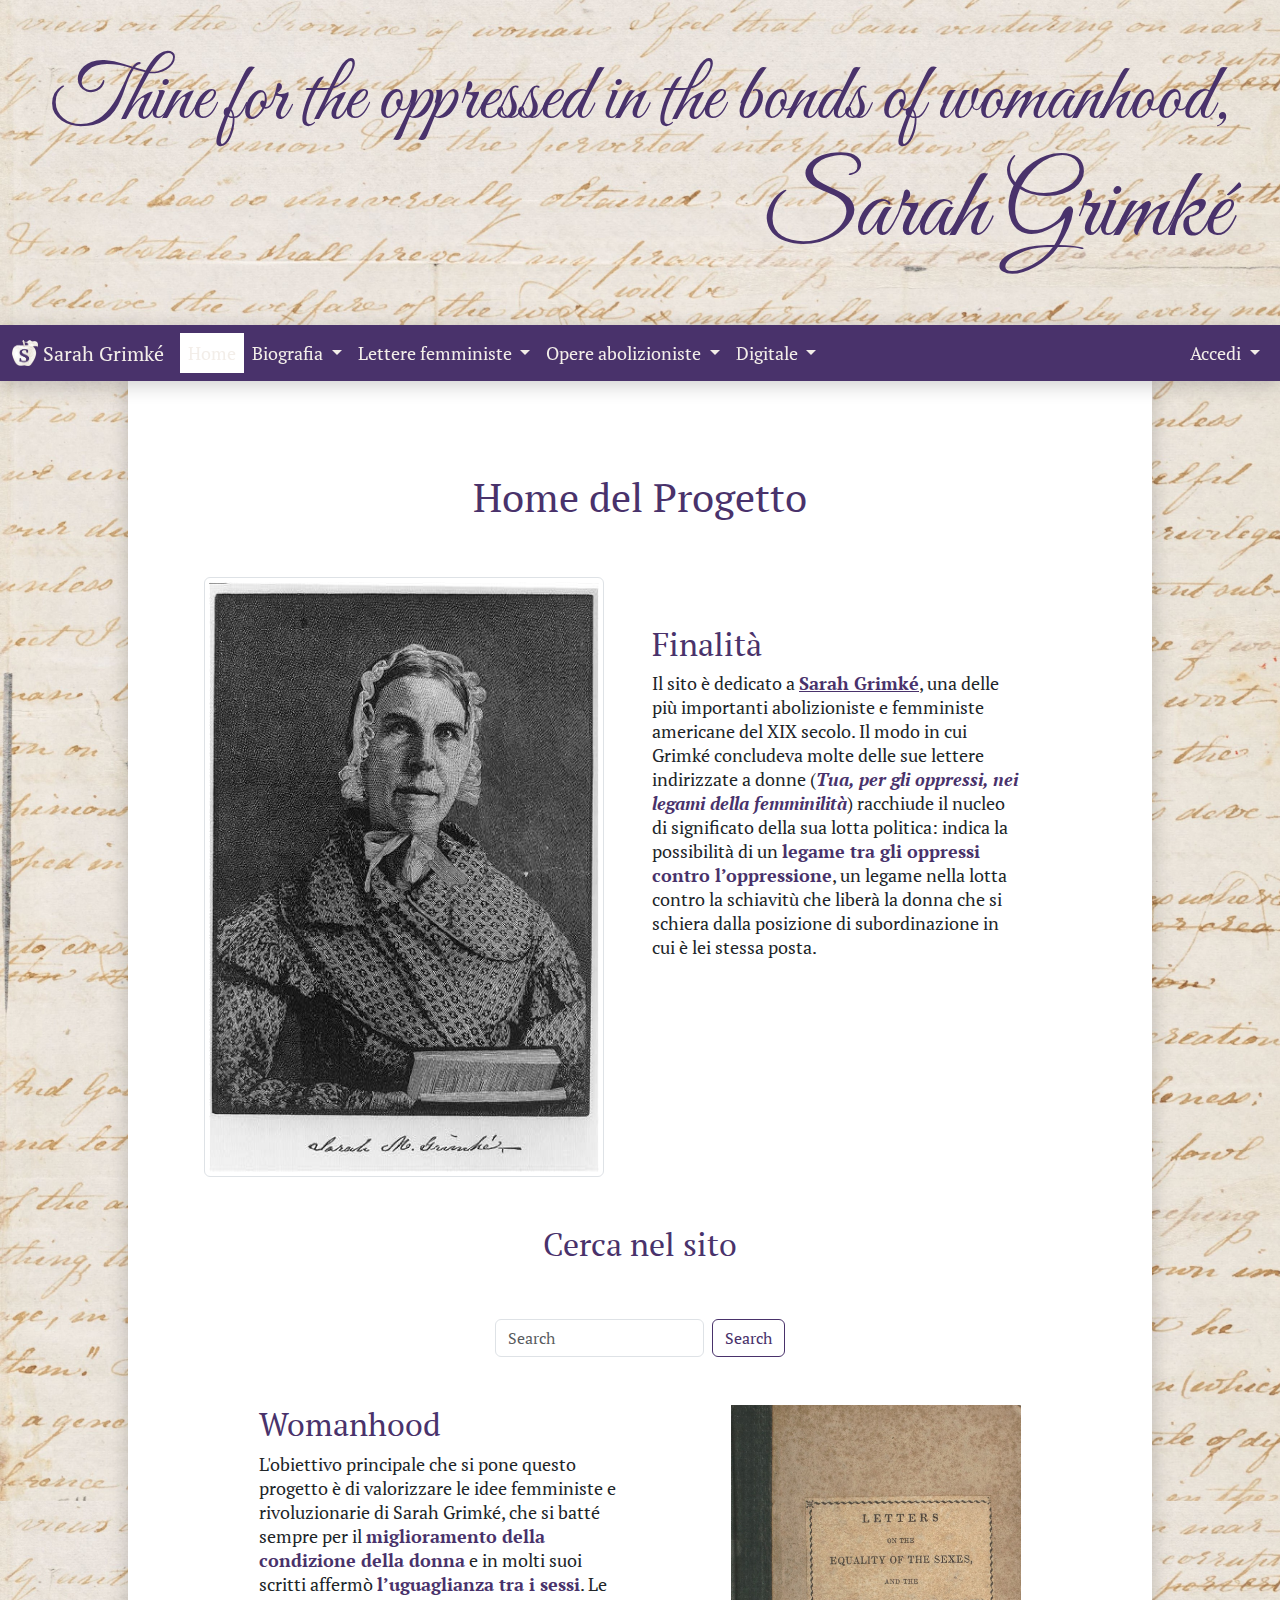
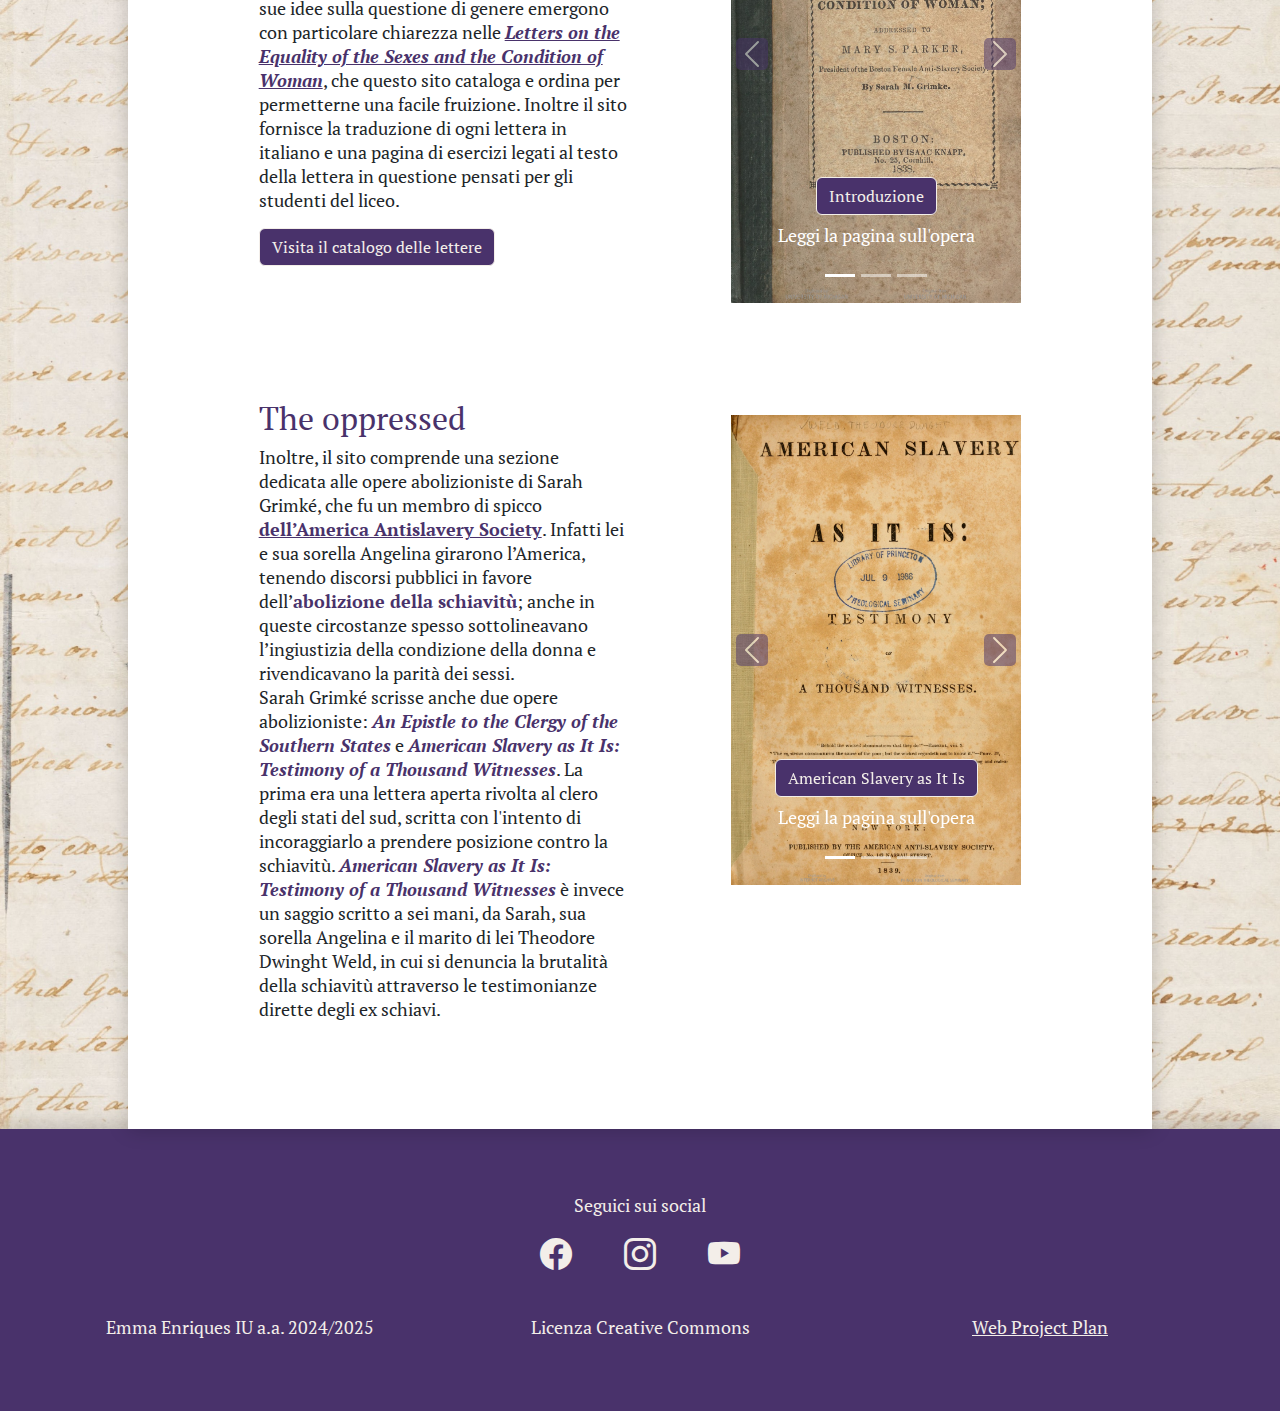
<file: index.html>
<!doctype html>
<html lang="it">
  <head>
    <meta charset="utf-8">
    <meta name="viewport" content="width=device-width, initial-scale=1">
    
    <!-- Font -->
    <link rel="preconnect" href="https://fonts.googleapis.com">
    <link rel="preconnect" href="https://fonts.gstatic.com" crossorigin>
    <link href="https://fonts.googleapis.com/css2?family=Great+Vibes&family=PT+Serif:ital,wght@0,400;0,700;1,400;1,700&display=swap" rel="stylesheet">
    <!-- Bootstrap css -->
    <link rel="stylesheet" href="bootstrap/css/bootstrap.min.css"/>
    
    <!-- CSS Custom -->
    <link rel="stylesheet" type="text/css" href="css/costum.css"/>
    
    <!-- CSS icons Bootstrap -->
    <link rel="stylesheet" href="https://cdn.jsdelivr.net/npm/bootstrap-icons@1.11.3/font/bootstrap-icons.min.css">

    <!-- Bootstrap JavaScript -->
    <script src="bootstrap/js/bootstrap.bundle.min.js"></script>



    <!-- favicon -->
    <link rel="apple-touch-icon" sizes="180x180" href="favicon2/apple-touch-icon.png">
    <link rel="icon" type="image/png" sizes="32x32" href="favicon2/favicon-32x32.png">
    <link rel="icon" type="image/png" sizes="16x16" href="favicon2/favicon-16x16.png">
    <link rel="manifest" href="favicon2/site.webmanifest">



    <!-- Descrizione DublinCore -->
    <META name="DC.Title" content="Progetto Sarah Grimké"/>
    <META name="DC.Creator" content="Emma Enriques"/>
    <META name="DC.Subject" content="Sarah Grimké, biografia e opere"/>
    <META name="DC.Description" content="Un catalogo delle Lettere sull’uguaglianza dei sessi, con pagine di approfodimento relatice all'autrice ed al altre sue opere"/>
    <META name="DC.Publisher" content="Github Pages"/>
    <META name="DC.Date" content="07/03/2025"/>
    <META name="DC.Type" content="Catalogo web"/>
    <META name="DC.Format" content="Sito web"/>
    <META name="DC.Language" content="It"/>
    
    <!-- Sezione del Titolo -->
    <title>Sarah Grimké</title>
    
  </head>
  <body>
      <!-- Testata del sito-->
    <header>
     <h2 class="text-end costum-h2">Thine for the oppressed in the bonds of womanhood,</h2>
     <h1 class="text-end costum-h1">Sarah Grimké</h1>
    </header>
      
  

    <!-- Navigazione Principale -->
    <nav class="navbar navbar-expand-lg bg-primary sticky-top costum-navbar"> <!--per colore navbar-->
      <div class="container-fluid">
        <a class="navbar-brand" href="index.html">
          <img src="jpg/Soggetto.png" alt="Logo" width="26" height="26" class="d-inline-block align-text-top">
          Sarah Grimké
        </a>
        <button class="navbar-toggler" type="button" data-bs-toggle="collapse" data-bs-target="#navbarSupportedContent" aria-controls="navbarSupportedContent" aria-expanded="false" aria-label="Toggle navigation">
          <span class="navbar-toggler-icon"></span>
        </button>
        <div class="collapse navbar-collapse" id="navbarSupportedContent">
          <ul class="navbar-nav me-auto mb-2 mb-lg-0">
            <li class="nav-item">
              <a class="nav-link active" aria-current="page" href="#">Home</a>
            </li>
             
            <li class="nav-item dropdown costum-dropdown"> <!--per colore dropdown-->
              <a class="nav-link dropdown-toggle" href="#" role="button" data-bs-toggle="dropdown" aria-expanded="false">
                Biografia
              </a>
              <ul class="dropdown-menu">
                <li><a class="dropdown-item" href="biografia.html">Mappa</a></li>
                <li><hr class="dropdown-divider"></li>
                <li><a class="dropdown-item" href="#">Infanzia nella piantagione</a></li>
                <li><hr class="dropdown-divider"></li>
                <li><a class="dropdown-item" href="biografia.html">Chiesa quacchera</a></li>
                <li><hr class="dropdown-divider"></li>
                <li><a class="dropdown-item" href="#">Attivismo politico</a></li>
                <li><hr class="dropdown-divider"></li>
                <li><a class="dropdown-item" href="#">Vecchiaia</a></li>
              </ul>
            </li>

            <li class="nav-item dropdown costum-dropdown"> <!--per colore dropdown-->
              <a class="nav-link dropdown-toggle" href="#" role="button" data-bs-toggle="dropdown" aria-expanded="false">
                Lettere femministe
              </a>
              <ul class="dropdown-menu">
                <li><a class="dropdown-item" href="introduzione_lettere.html">Introduzione all'opera</a></li>
                <li><hr class="dropdown-divider"></li>
                <li><a class="dropdown-item" href="catalogo.html">Catalogo</a></li>
                <li><hr class="dropdown-divider"></li>
                <li><a class="dropdown-item" href="temi.html">Temi</a></li>
              </ul>
            </li>

            <li class="nav-item dropdown costum-dropdown"> <!--per colore dropdown-->
              <a class="nav-link dropdown-toggle" href="#" role="button" data-bs-toggle="dropdown" aria-expanded="false">
                Opere abolizioniste
              </a>
              <ul class="dropdown-menu">
                <li><a class="dropdown-item" href="clergy.html">Clergy of the Southern States</a></li>
                <li><hr class="dropdown-divider"></li>
                <li><a class="dropdown-item" href="slavery.html">American Slavery as It Is</a></li>
              </ul>
            </li>


            <li class="nav-item dropdown costum-dropdown"> <!--per colore dropdown-->
            <a class="nav-link dropdown-toggle" href="#" role="button" data-bs-toggle="dropdown" aria-expanded="false">
              Digitale
            </a>
            <ul class="dropdown-menu">
              <li><a class="dropdown-item" href="#">Video</a></li>
              <li><hr class="dropdown-divider"></li>
              <li><a class="dropdown-item" href="#">Audio</a></li>
              <li><hr class="dropdown-divider"></li>
              <li><a class="dropdown-item" href="#">Link ad articoli universitari</a></li>
              <li><hr class="dropdown-divider"></li>
              <li><a class="dropdown-item" href="#">Pdf libri di approfondimento</a></li>
            </ul>
            </li>
          </ul>
          <!-- per spostare accedi a destra-->
          <ul class="navbar-nav ms-auto mb-2 mb-lg-0">
            <li class="nav-item dropdown costum-dropdown"> <!--per colore dropdown-->
              <a class="nav-link dropdown-toggle" href="#" role="button" data-bs-toggle="dropdown" aria-expanded="false">
                Accedi
              </a>
              <ul class="dropdown-menu">
                <li><a class="dropdown-item" href="#">Studente</a></li>
                <li><hr class="dropdown-divider"></li>
                <li><a class="dropdown-item" href="#">Insegnate</a></li>
              </ul>
            </li>
          </ul>  
        </li> 
        </div>
      </div>
    </nav>
      
      

    <main>
      <!-- per creare la sezione centrale e centrarla nella pagina -->
      <nav class="centrare">
        <div class="contenitore">

          
          <!-- sezione del contenuto specifico di ogni pagina -->
          <section class="container-fluid my-1" >
            <h1 class="text-center py-5">Home del Progetto</h1>

            <div class="row">
              <div class="col-md-6">
                <img src="jpg/sarah-grimke.jpg" class="img-thumbnail img-fluid mx-auto d-block" alt="Foto di Sarah Grimké">
              </div>
              <div class="col-md-5 py-5">
                  <h2>Finalità</h2>      
                  <p>Il sito è dedicato a <strong><a href="biografia.html" class="link-main" title="Vai alla biografia">Sarah Grimké</a></strong>, una delle più importanti abolizioniste e femministe  americane del XIX secolo. 
                  Il modo in cui Grimké concludeva molte delle sue lettere indirizzate a donne (<strong><cite>Tua, per gli oppressi, nei legami della femminilità</cite></strong>) racchiude il nucleo di significato della sua lotta politica: indica la possibilità di un <strong>legame tra gli oppressi contro l’oppressione</strong>, un legame nella lotta contro la schiavitù che liberà la donna che si schiera dalla posizione di subordinazione in cui è lei stessa posta. </p> 
              </div>
            </div>

            <h2 class="text-center py-5">Cerca nel sito</h2>
            <div class="row">
              <div class="col-md-4"></div>
              <div class="col-md-4">
                <form class="d-flex" role="search">
                  <input class="form-control me-2" type="search" placeholder="Search" id="ricerca" aria-label="Search">
                  <button class="btn btn-outline-success" type="submit">Search</button>
                </form>
              </div>
              <div class="col-md-4"></div>
            </div>
            
            <div class="row">
              <div class="col-md-1"></div>
              <div class="col-md-5 py-5 mx-auto ">  
                <h2>Womanhood</h2>
                <p>L'obiettivo principale che si pone questo progetto è di valorizzare le idee femministe e rivoluzionarie di Sarah Grimké, che si batté sempre per il <strong> miglioramento della condizione della donna</strong> e in molti suoi scritti affermò <strong>l’uguaglianza tra i sessi</strong>. Le sue idee sulla questione di genere emergono con particolare chiarezza  nelle <strong><cite><a href="introduzione_lettere.html" class="link-main" title="vai al catalogo">Letters on the Equality of the Sexes and the Condition of Woman</a></cite></strong>, che questo sito cataloga e ordina per permetterne una facile fruizione. Inoltre il sito fornisce la traduzione di ogni lettera in italiano e una pagina di esercizi legati al testo della lettera in questione pensati per gli studenti del liceo.</p>
                <a href="catalogo.html" class="btn btn-primary" title="visita il catalogo">Visita il catalogo delle lettere</a>
              </div>
            <div class="col-md-1"></div>
              <div class="col-md-4 py-5">
                <div id="carousel-donne" class="carousel slide">
                  <div class="carousel-indicators">
                    <button type="button" data-bs-target="#carousel-donne" data-bs-slide-to="0" class="active" aria-current="true" aria-label="Slide 1"></button>
                    <button type="button" data-bs-target="#carousel-donne" data-bs-slide-to="1" aria-label="Slide 2"></button>
                    <button type="button" data-bs-target="#carousel-donne" data-bs-slide-to="2" aria-label="Slide 3"></button>
                  </div>
                  <div class="carousel-inner">
                    <div class="carousel-item active">
                      <img src="jpg/prima_pag.jpg" class="d-block w-100" alt="quarta di compertina delle Letters on the Equality of the Sexes and the Condition of Woman">
                      <div class="carousel-caption d-none d-md-block">
                        <h5><a href="introduzione_lettere.html" class="btn btn-primary" title="visita l'introduzione all'opera">Introduzione</a></h5>
                        <p>Leggi la pagina sull'opera</p>
                      </div>
                    </div>
                    <div class="carousel-item">
                      <img src="jpg/Angelina_Emily_Grimke.jpg" class="d-block w-100" alt="foto della sorella Angelina Grimké">
                      <div class="carousel-caption d-none d-md-block">
                        <h5><a href="catalogo.html#accordion-catalogo" class="btn btn-primary" title="visita le lettere scritte ad Angelina">Lettere ad Angelina</a></h5>
                        <p>Leggi le lettere mandate alla sorella</p>
                      </div>
                    </div>
                    <div class="carousel-item">
                      <img src="jpg/mary2.jpeg" class="d-block w-100" alt="foto della sorella Angelina Grimké">
                      <div class="carousel-caption d-none d-md-block">
                        <h5><a href="#" class="btn btn-primary" title="visita le lettere scritte a Mary S. Parker">Lettere a Mary S. Parker</a></h5>
                        <p>Leggi le lettere mandate a Mary S. Parker</p>
                      </div>
                    </div>
                  </div>
                  <button class="carousel-control-prev" type="button" data-bs-target="#carousel-donne" data-bs-slide="prev">
                    <span class="carousel-control-prev-icon" aria-hidden="true"></span>
                    <span class="visually-hidden">Previous</span>
                  </button>
                  <button class="carousel-control-next" type="button" data-bs-target="#carousel-donne" data-bs-slide="next">
                    <span class="carousel-control-next-icon" aria-hidden="true"></span>
                    <span class="visually-hidden">Next</span>
                  </button>
                </div>
              </div>
              <div class="col-md-1"></div>
            </div>

            <div class="row">
              <div class="col-md-1"></div>
              <div class="col-md-5 py-5 mx-auto ">  
                <h2>The oppressed</h2>
                <p>Inoltre, il sito comprende una sezione dedicata alle opere abolizioniste di Sarah Grimké, che fu un membro di spicco <strong><a href="biografia.html" class="link-main" title="vai alla biografia">dell’America Antislavery Society</a></strong>. Infatti lei e sua sorella Angelina girarono l’America, tenendo discorsi pubblici in favore dell’<strong>abolizione della schiavitù</strong>; anche in queste circostanze spesso sottolineavano l’ingiustizia della condizione della donna e rivendicavano la parità dei sessi. <br> Sarah Grimké scrisse anche due opere abolizioniste: <strong><cite>An Epistle to the Clergy of the Southern States</cite></strong> e <strong><cite>American Slavery as It Is: Testimony of a Thousand Witnesses</cite></strong>. La prima era una lettera aperta rivolta al clero degli stati del sud, scritta con l'intento di incoraggiarlo a prendere posizione contro la schiavitù. <strong><cite>American Slavery as It Is: Testimony of a Thousand Witnesses</cite></strong> è invece un saggio scritto a sei mani, da Sarah, sua sorella Angelina e il marito di lei Theodore Dwinght Weld, in cui si denuncia la brutalità della schiavitù attraverso le testimonianze dirette degli ex schiavi.</p>
              </div>
              <div class="col-md-1"></div>
              <div class="col-md-4 my-3 py-5">
                <div id="carousel-oppressi" class="carousel slide">
                  <div class="carousel-indicators">
                    <button type="button" data-bs-target="#carousel-oppressi" data-bs-slide-to="0" class="active" aria-current="true" aria-label="Slide 1"></button>
                    <button type="button" data-bs-target="#carousel-oppressi" data-bs-slide-to="1" aria-label="Slide 2"></button>
                    <button type="button" data-bs-target="#carousel-oppressi" data-bs-slide-to="2" aria-label="Slide 3"></button>
                  </div>
                  <div class="carousel-inner">
                    <div class="carousel-item active">
                      <img src="jpg/prima_clergy.jpg" class="d-block w-100" alt="quarta di compertina di An Epistle to the Clergy of the Southern States">
                      <div class="carousel-caption d-none d-md-block">
                        <h5><a href="clergy.html" class="btn btn-primary" title="visita la pagina di An Epistle to the Clergy of the Southern States">To the Clergy of the Southern States</a></h5>
                        <p>Leggi la pagina sull'opera</p>
                      </div>
                    </div>
                    <div class="carousel-item active">
                      <img src="jpg/slavery.jpg" class="d-block w-100" alt="quarta di compertina di American Slavery as It Is: Testimony of a Thousand Witnesses">
                      <div class="carousel-caption d-none d-md-block">
                        <h5><a href="slavery.html" class="btn btn-primary" title="visita la pagina di American Slavery as It Is: Testimony of a Thousand Witnesses">American Slavery as It Is</a></h5>
                        <p>Leggi la pagina sull'opera</p>
                      </div>
                    </div>
                  </div>
                  <button class="carousel-control-prev" type="button" data-bs-target="#carousel-oppressi" data-bs-slide="prev">
                    <span class="carousel-control-prev-icon" aria-hidden="true"></span>
                    <span class="visually-hidden">Previous</span>
                  </button>
                  <button class="carousel-control-next" type="button" data-bs-target="#carousel-oppressi" data-bs-slide="next">
                    <span class="carousel-control-next-icon" aria-hidden="true"></span>
                    <span class="visually-hidden">Next</span>
                  </button>
                </div>
              </div>
              <div class="col-md-1"></div>
            </div>

          </section>


        </div>
      </nav>

          

     
    </main>
    <footer>
      <!--social-->
      <section class="container-fluid">
        <div class="text-center py-4">
            <p>Seguici sui social</p>
            <a href="#" class="link-footer" title="Vai alla pagina facebook"><i class="bi bi-facebook"></i></a>
            <a href="#" class="link-footer" title="Vai alla pagina istagram"><i class="bi bi-instagram"></i></i></a>
            <a href="#" class="link-footer" title="Vai al canale youtube"><i class="bi bi-youtube"></i></a>
        </div>
        <!-- informazioni documento -->
        <div class="row">
          <div class="col-md-4 py-3">
              <p class="text-center">Emma Enriques IU a.a. 2024&#47;2025</p>
          </div>
          <div class="col-md-4 py-3">
              <p class="text-center">Licenza Creative Commons</p>
          </div>
          <div class="col-md-4 py-3">
              <p class="text-center"><a href="project.html" class="link-footer" title="Vai al web project plan">Web Project Plan</a><p>
          </div>      
        </div>
      </section>
    </footer>
    <!-- JavaScript -->
    
  </body>
</html>
</file>
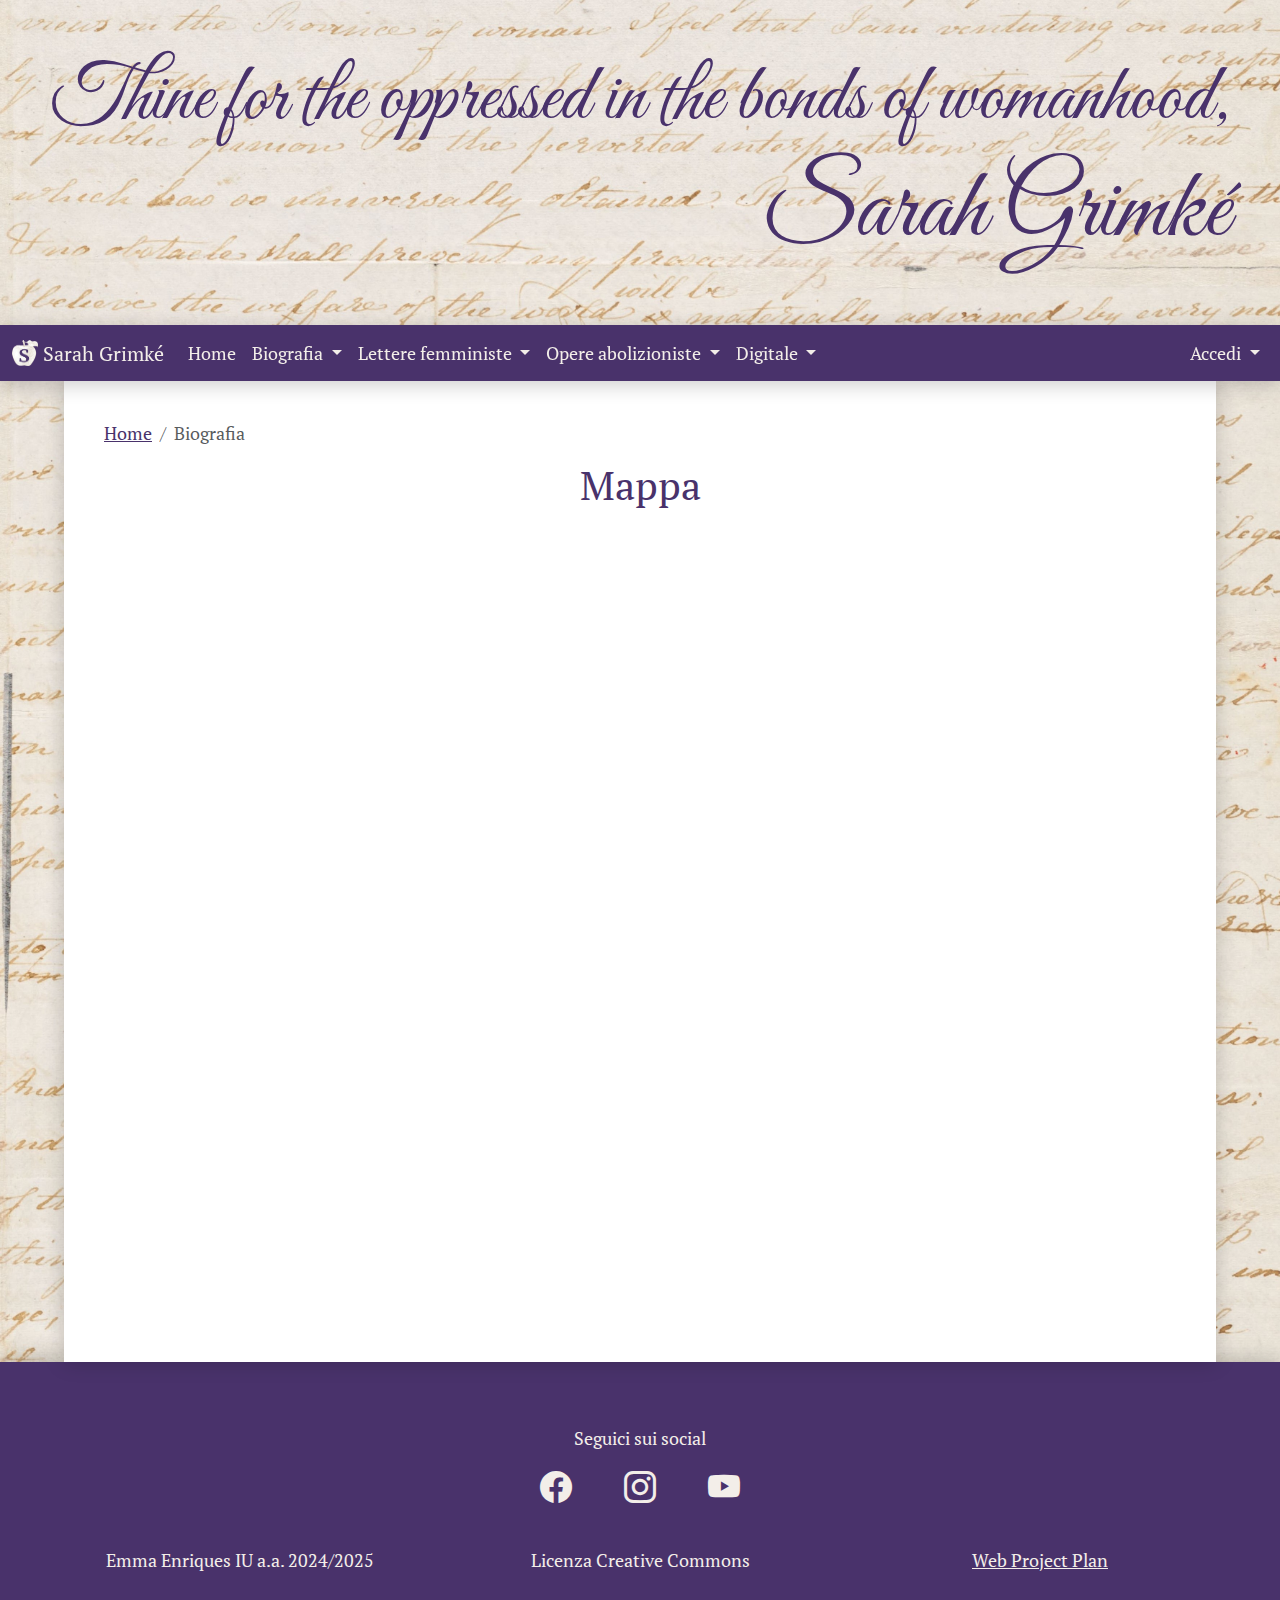
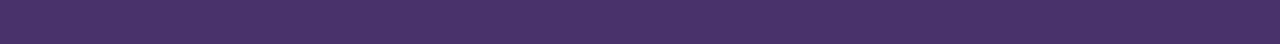
<file: biografia.html>
<!doctype html>
<html lang="it">
  <head>
    <meta charset="utf-8">
    <meta name="viewport" content="width=device-width, initial-scale=1">
    
    <!-- Font -->
    <link rel="preconnect" href="https://fonts.googleapis.com">
    <link rel="preconnect" href="https://fonts.gstatic.com" crossorigin>
    <link href="https://fonts.googleapis.com/css2?family=Great+Vibes&family=PT+Serif:ital,wght@0,400;0,700;1,400;1,700&display=swap" rel="stylesheet">
    <!-- Bootstrap css -->
    <link rel="stylesheet" href="bootstrap/css/bootstrap.min.css"/>
    
    <!-- CSS Custom -->
    <link rel="stylesheet" type="text/css" href="css/costum.css"/>
    
    <!-- CSS icons Bootstrap -->
    <link rel="stylesheet" href="https://cdn.jsdelivr.net/npm/bootstrap-icons@1.11.3/font/bootstrap-icons.min.css">

    <!-- Bootstrap JavaScript -->
    <script src="bootstrap/js/bootstrap.bundle.min.js"></script>



    <!-- favicon -->
    <link rel="apple-touch-icon" sizes="180x180" href="favicon2/apple-touch-icon.png">
    <link rel="icon" type="image/png" sizes="32x32" href="favicon2/favicon-32x32.png">
    <link rel="icon" type="image/png" sizes="16x16" href="favicon2/favicon-16x16.png">
    <link rel="manifest" href="favicon2/site.webmanifest">



    <!-- Descrizione DublinCore -->
    <META name="DC.Title" content="Progetto Sarah Grimké"/>
    <META name="DC.Creator" content="Emma Enriques"/>
    <META name="DC.Subject" content="Sarah Grimké, biografia e opere"/>
    <META name="DC.Description" content="Un catalogo delle Lettere sull’uguaglianza dei sessi, con pagine di approfodimento relatice all'autrice ed al altre sue opere"/>
    <META name="DC.Publisher" content="Github Pages"/>
    <META name="DC.Date" content="07/03/2025"/>
    <META name="DC.Type" content="Catalogo web"/>
    <META name="DC.Format" content="Sito web"/>
    <META name="DC.Language" content="It"/>
    
    <!-- Sezione del Titolo -->
    <title>Biografia</title>
    
  </head>
  <body>
      <!-- Testata del sito-->
    <header>
     <h2 class="text-end costum-h2">Thine for the oppressed in the bonds of womanhood,</h2>
     <h1 class="text-end costum-h1">Sarah Grimké</h1>
    </header>
      
  

    <!-- Navigazione Principale -->
    <nav class="navbar navbar-expand-lg bg-primary sticky-top costum-navbar"> <!--per colore navbar-->
      <div class="container-fluid">
        <a class="navbar-brand" href="index.html">
          <img src="jpg/Soggetto.png" alt="Logo" width="26" height="26" class="d-inline-block align-text-top">
          Sarah Grimké
        </a>
        <button class="navbar-toggler" type="button" data-bs-toggle="collapse" data-bs-target="#navbarSupportedContent" aria-controls="navbarSupportedContent" aria-expanded="false" aria-label="Toggle navigation">
          <span class="navbar-toggler-icon"></span>
        </button>
        <div class="collapse navbar-collapse" id="navbarSupportedContent">
          <ul class="navbar-nav me-auto mb-2 mb-lg-0">
            <li class="nav-item">
              <a class="nav-link " aria-current="page" href="index.html">Home</a>
            </li>
             
            <li class="nav-item dropdown costum-dropdown"> <!--per colore dropdown-->
              <a class="nav-link dropdown-toggle" href="#" role="button" data-bs-toggle="dropdown" aria-expanded="false">
                Biografia
              </a>
              <ul class="dropdown-menu">
                <li><a class="dropdown-item active" href="biografia.html">Mappa</a></li>
                <li><hr class="dropdown-divider"></li>
                <li><a class="dropdown-item" href="biografia.html">Infanzia nella piantagione</a></li>
                <li><hr class="dropdown-divider"></li>
                <li><a class="dropdown-item" href="biografia.html">Chiesa quacchera</a></li>
                <li><hr class="dropdown-divider"></li>
                <li><a class="dropdown-item" href="biografia.html">Attivismo politico</a></li>
                <li><hr class="dropdown-divider"></li>
                <li><a class="dropdown-item" href="biografia.html">Vecchiaia</a></li>
              </ul>
            </li>

            <li class="nav-item dropdown costum-dropdown"> <!--per colore dropdown-->
              <a class="nav-link dropdown-toggle" href="#" role="button" data-bs-toggle="dropdown" aria-expanded="false">
                Lettere femministe
              </a>
              <ul class="dropdown-menu">
                <li><a class="dropdown-item" href="introduzione_lettere.html">Introduzione all'opera</a></li>
                <li><hr class="dropdown-divider"></li>
                <li><a class="dropdown-item" href="catalogo.html">Catalogo</a></li>
                <li><hr class="dropdown-divider"></li>
                <li><a class="dropdown-item" href="temi.html">Temi</a></li>
              </ul>
            </li>

            <li class="nav-item dropdown costum-dropdown"> <!--per colore dropdown-->
              <a class="nav-link dropdown-toggle" href="#" role="button" data-bs-toggle="dropdown" aria-expanded="false">
                Opere abolizioniste
              </a>
              <ul class="dropdown-menu">
                <li><a class="dropdown-item" href="clergy.html">Clergy of the Southern States</a></li>
                <li><hr class="dropdown-divider"></li>
                <li><a class="dropdown-item" href="slavery.html">American Slavery as It Is</a></li>
              </ul>
            </li>


            <li class="nav-item dropdown costum-dropdown"> <!--per colore dropdown-->
            <a class="nav-link dropdown-toggle" href="#" role="button" data-bs-toggle="dropdown" aria-expanded="false">
              Digitale
            </a>
            <ul class="dropdown-menu">
              <li><a class="dropdown-item" href="#">Video</a></li>
              <li><hr class="dropdown-divider"></li>
              <li><a class="dropdown-item" href="#">Audio</a></li>
              <li><hr class="dropdown-divider"></li>
              <li><a class="dropdown-item" href="#">Link ad articoli universitari</a></li>
              <li><hr class="dropdown-divider"></li>
              <li><a class="dropdown-item" href="#">Pdf libri di approfondimento</a></li>
            </ul>
            </li>
          </ul>
          <!-- per spostare accedi a destra-->
          <ul class="navbar-nav ms-auto mb-2 mb-lg-0">
            <li class="nav-item dropdown costum-dropdown"> <!--per colore dropdown-->
              <a class="nav-link dropdown-toggle" href="#" role="button" data-bs-toggle="dropdown" aria-expanded="false">
                Accedi
              </a>
              <ul class="dropdown-menu">
                <li><a class="dropdown-item" href="#">Studente</a></li>
                <li><hr class="dropdown-divider"></li>
                <li><a class="dropdown-item" href="#">Insegnate</a></li>
              </ul>
            </li>
          </ul>  
        </li> 
        </div>
      </div>
    </nav>
    
    <main>  
      <!-- per creare la sezione centrale e centrarla nella pagina -->
      <nav class="centrare">
        <div class="contenitore2">

          <!-- Breadcrumbs -->
          <nav aria-label="breadcrumb">
            <ol class="breadcrumb">
              <li class="breadcrumb-item"><a href="index.html" class="link-main">Home</a></li>
              <li class="breadcrumb-item active" aria-current="page">Biografia</li>
            </ol>
          </nav>

          <!-- sezione del contenuto specifico di ogni pagina -->
          <h1 class="text-center">Mappa</h1>
          <iframe src="https://uploads.knightlab.com/storymapjs/14e0487b9a48e3903b23e93e0b0cb8cc/il-percorso-di-sarah-grimke/draft.html" frameborder="0" width="100%" height="800"></iframe>

        </div>
      </nav>

          

     
    </main>
    <footer>
      <!--social-->
      <section class="container-fluid">
        <div class="text-center py-4">
            <p>Seguici sui social</p>
            <a href="#" class="link-footer" title="Vai alla pagina facebook"><i class="bi bi-facebook"></i></a>
            <a href="#" class="link-footer" title="Vai alla pagina istagram"><i class="bi bi-instagram"></i></i></a>
            <a href="#" class="link-footer" title="Vai al canale youtube"><i class="bi bi-youtube"></i></a>
        </div>
        <!-- informazioni documento -->
        <div class="row">
          <div class="col-md-4 py-3">
              <p class="text-center">Emma Enriques IU a.a. 2024&#47;2025</p>
          </div>
          <div class="col-md-4 py-3">
              <p class="text-center">Licenza Creative Commons</p>
          </div>
          <div class="col-md-4 py-3">
              <p class="text-center"><a href="project.html" class="link-footer" title="Vai al web project plan">Web Project Plan</a><p>
          </div>      
        </div>
      </section>
    </footer>
  </body>
</html>
</file>
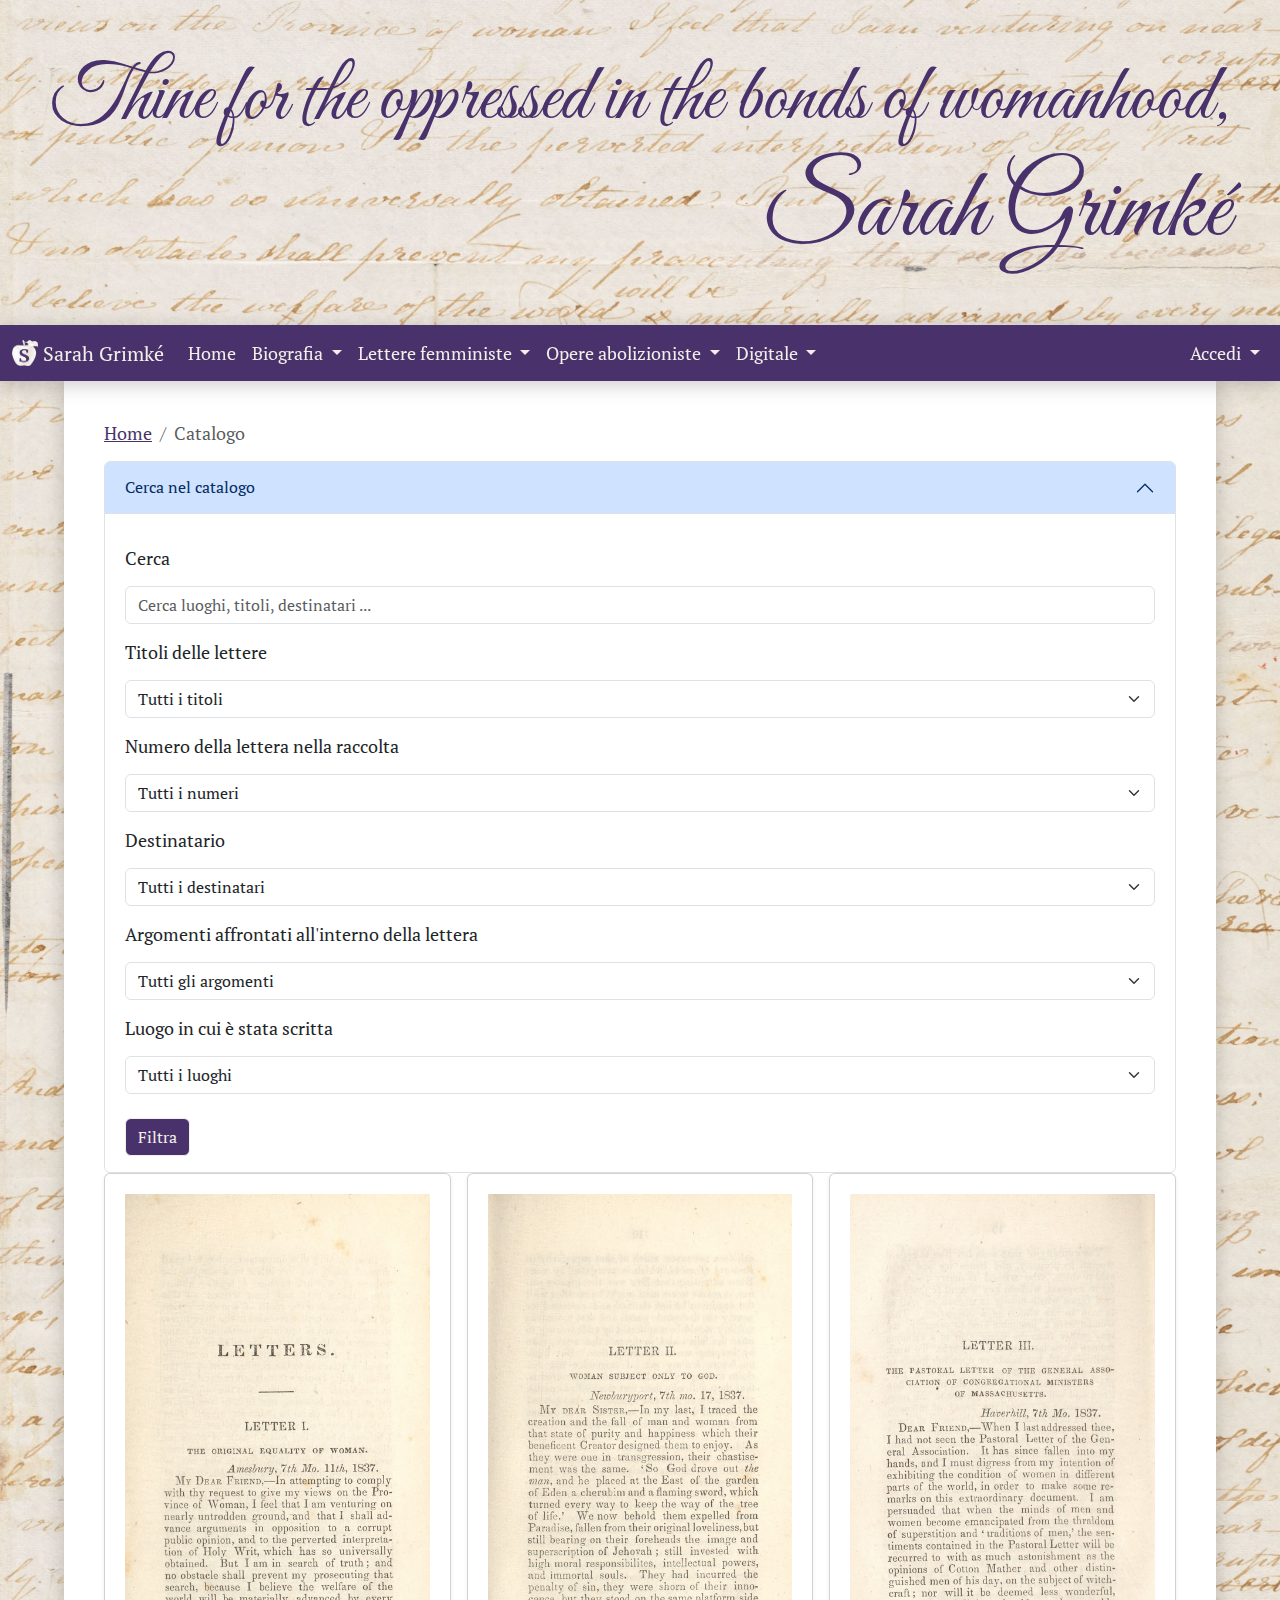
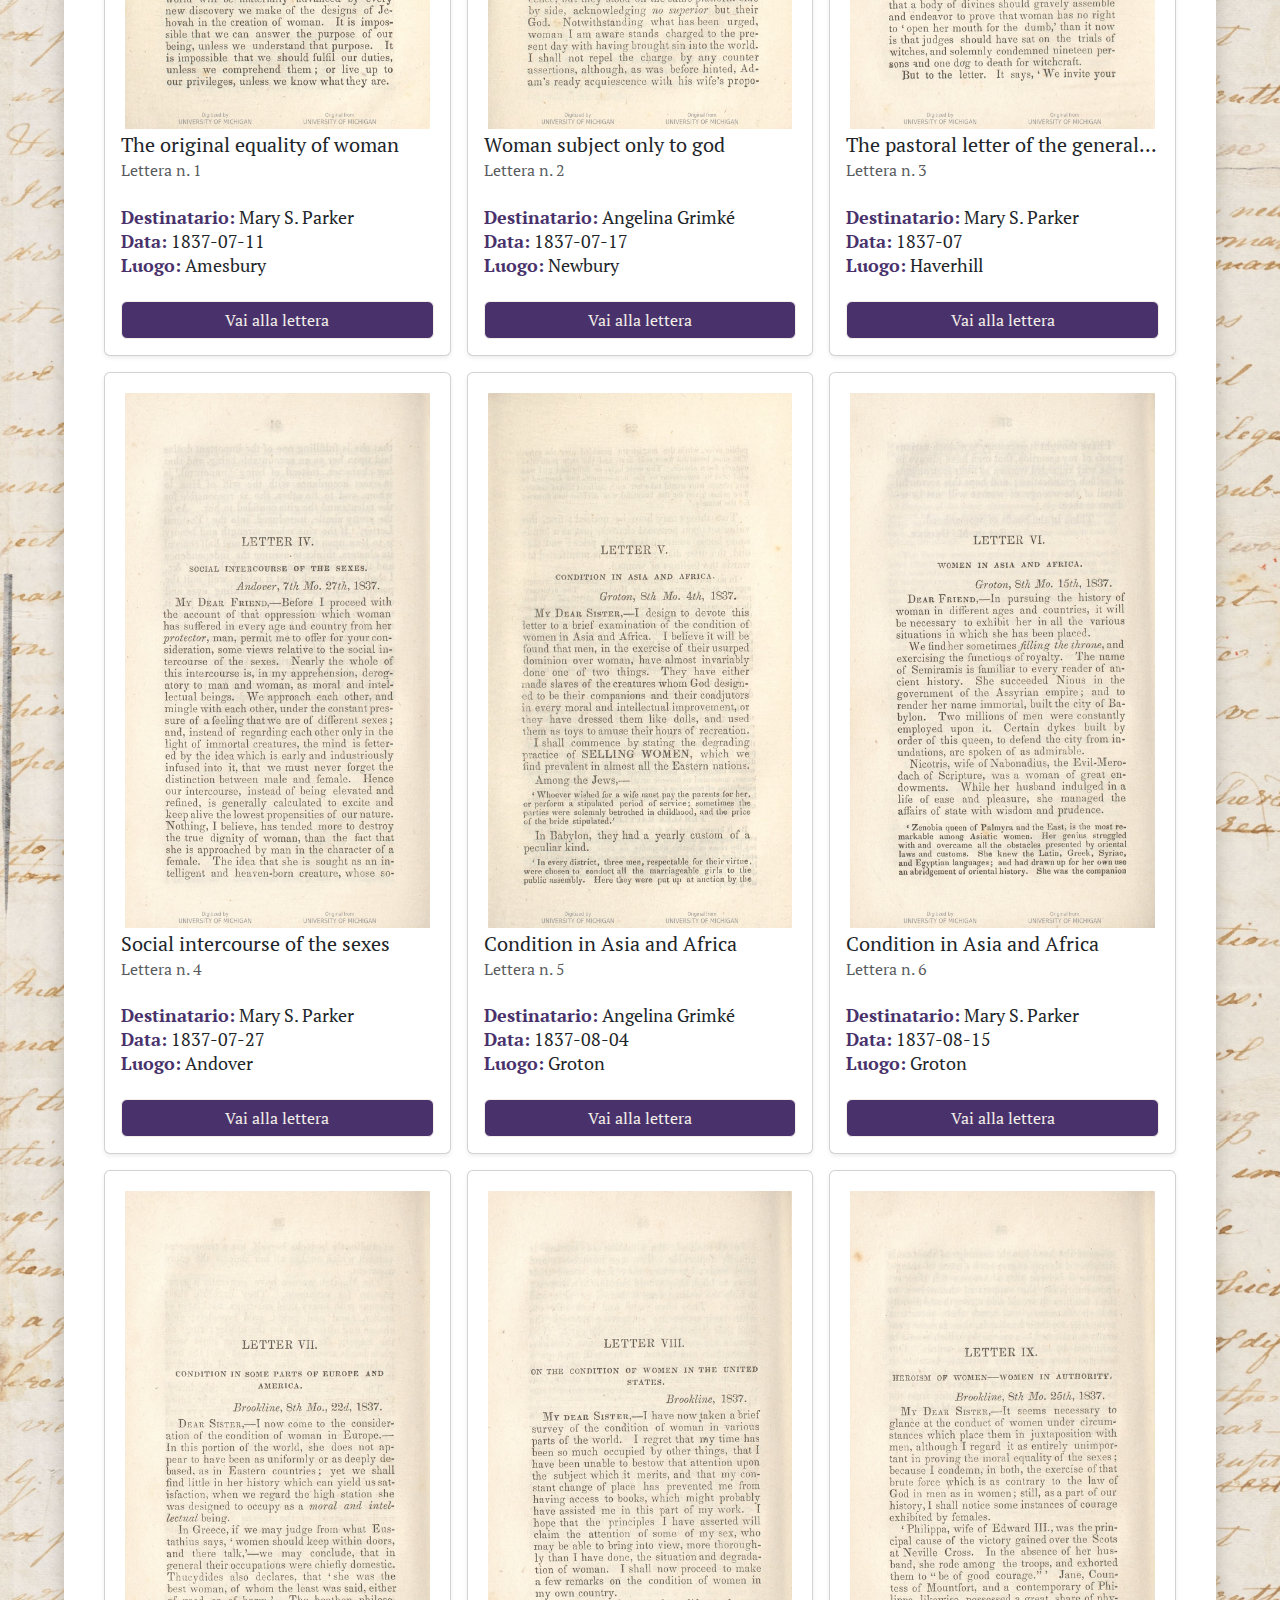
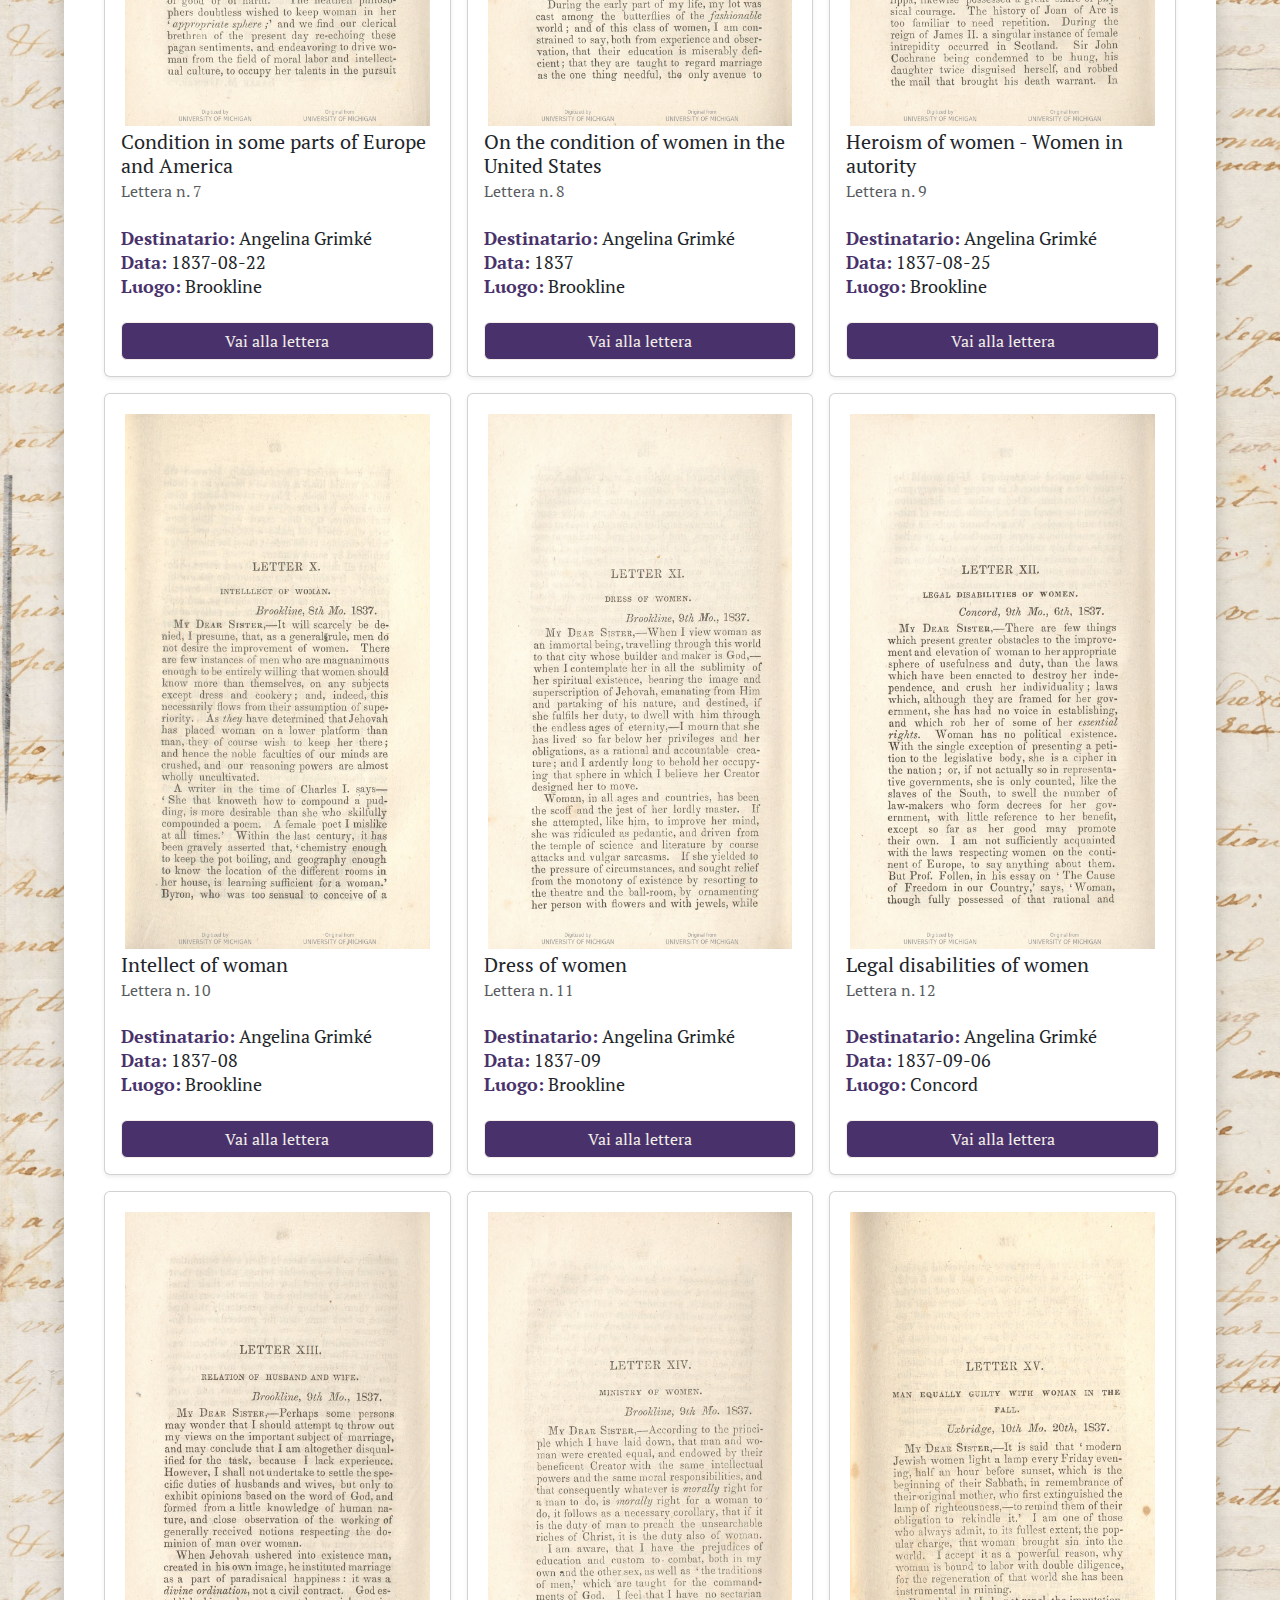
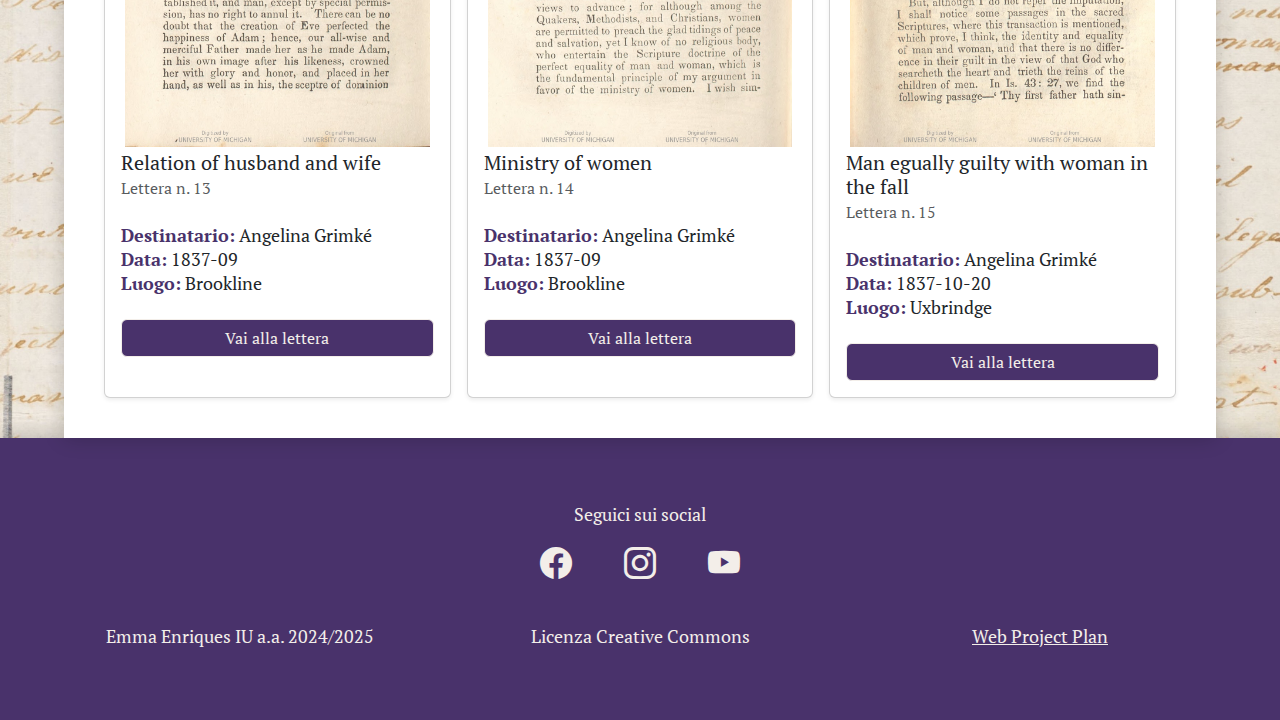
<file: catalogo.html>
<!DOCTYPE html>
<html lang="it"> 
	<head>
    <meta charset="utf-8">
    <meta name="viewport" content="width=device-width, initial-scale=1">
    
    <!-- Font -->
    <link rel="preconnect" href="https://fonts.googleapis.com">
    <link rel="preconnect" href="https://fonts.gstatic.com" crossorigin>
    <link href="https://fonts.googleapis.com/css2?family=Great+Vibes&family=PT+Serif:ital,wght@0,400;0,700;1,400;1,700&display=swap" rel="stylesheet">
    <!-- Bootstrap css -->
    <link rel="stylesheet" href="bootstrap/css/bootstrap.min.css"/>
    
    <!-- CSS Custom -->
    <link rel="stylesheet" type="text/css" href="css/costum.css"/>
    
    <!-- CSS icons Bootstrap -->
    <link rel="stylesheet" href="https://cdn.jsdelivr.net/npm/bootstrap-icons@1.11.3/font/bootstrap-icons.min.css">

    <!-- Bootstrap JavaScript -->
    <script src="bootstrap/js/bootstrap.bundle.min.js"></script>



    <!-- favicon -->
    <link rel="apple-touch-icon" sizes="180x180" href="favicon2/apple-touch-icon.png">
    <link rel="icon" type="image/png" sizes="32x32" href="favicon2/favicon-32x32.png">
    <link rel="icon" type="image/png" sizes="16x16" href="favicon2/favicon-16x16.png">
    <link rel="manifest" href="favicon2/site.webmanifest">



    <!-- Descrizione DublinCore -->
    <META name="DC.Title" content="Progetto Sarah Grimké"/>
    <META name="DC.Creator" content="Emma Enriques"/>
    <META name="DC.Subject" content="Sarah Grimké, biografia e opere"/>
    <META name="DC.Description" content="Un catalogo delle Lettere sull’uguaglianza dei sessi, con pagine di approfodimento relatice all'autrice ed al altre sue opere"/>
    <META name="DC.Publisher" content="Github Pages"/>
    <META name="DC.Date" content="07/03/2025"/>
    <META name="DC.Type" content="Catalogo web"/>
    <META name="DC.Format" content="Sito web"/>
    <META name="DC.Language" content="It"/>
    
    <!-- Sezione del Titolo -->
    <title>catalogo</title>
    
  </head>
    
	  <!-- Testata del sito-->
    <header>
     <h2 class="text-end costum-h2">Thine for the oppressed in the bonds of womanhood,</h2>
     <h1 class="text-end costum-h1">Sarah Grimké</h1>
    </header>
      
  

  	<!-- Navigazione Principale -->
  	<nav class="navbar navbar-expand-lg bg-primary sticky-top costum-navbar"> <!--per colore navbar-->
  		<div class="container-fluid">
  		  <a class="navbar-brand" href="index.html">
  		    <img src="jpg/Soggetto.png" alt="Logo" width="26" height="26" class="d-inline-block align-text-top">
  		    Sarah Grimké
  		  </a>
  		  <button class="navbar-toggler" type="button" data-bs-toggle="collapse" data-bs-target="#navbarSupportedContent" aria-controls="navbarSupportedContent" aria-expanded="false" aria-label="Toggle navigation">
  		    <span class="navbar-toggler-icon"></span>
  		  </button>
  		  <div class="collapse navbar-collapse" id="navbarSupportedContent">
  		    <ul class="navbar-nav me-auto mb-2 mb-lg-0">
  		      <li class="nav-item">
  		        <a class="nav-link" aria-current="page" href="index.html">Home</a>
  		      </li>
  		       
  		      <li class="nav-item dropdown costum-dropdown"> <!--per colore dropdown-->
  		        <a class="nav-link dropdown-toggle" href="#" role="button" data-bs-toggle="dropdown" aria-expanded="false">
  		          Biografia
  		        </a>
  		        <ul class="dropdown-menu">
  		          <li><a class="dropdown-item" href="biografia.html">Mappa</a></li>
  		          <li><hr class="dropdown-divider"></li>
  		          <li><a class="dropdown-item" href="biografia.html">Infanzia nella piantagione</a></li>
  		          <li><hr class="dropdown-divider"></li>
  		          <li><a class="dropdown-item" href="biografia.html">Chiesa quacchera</a></li>
  		          <li><hr class="dropdown-divider"></li>
  		          <li><a class="dropdown-item" href="biografia.html">Attivismo politico</a></li>
  		          <li><hr class="dropdown-divider"></li>
  		          <li><a class="dropdown-item" href="biografia.html">Vecchiaia</a></li>
  		        </ul>
  		      </li>

  		      <li class="nav-item dropdown costum-dropdown"> <!--per colore dropdown-->
  		        <a class="nav-link dropdown-toggle" href="#" role="button" data-bs-toggle="dropdown" aria-expanded="false">
  		          Lettere femministe
  		        </a>
  		        <ul class="dropdown-menu">
  		          <li><a class="dropdown-item" href="introduzione_lettere.html">Introduzione all'opera</a></li>
  		          <li><hr class="dropdown-divider"></li>
  		          <li><a class="dropdown-item active" href="catalogo.html">Catalogo</a></li>
                <li><hr class="dropdown-divider"></li>
                <li><a class="dropdown-item" href="temi.html">Temi</a></li>
  		        </ul>
  		      </li>

  		      <li class="nav-item dropdown costum-dropdown"> <!--per colore dropdown-->
  		        <a class="nav-link dropdown-toggle" href="#" role="button" data-bs-toggle="dropdown" aria-expanded="false">
  		          Opere abolizioniste
  		        </a>
  		        <ul class="dropdown-menu">
  		          <li><a class="dropdown-item" href="clergy.html">Clergy of the Southern States</a></li>
  		          <li><hr class="dropdown-divider"></li>
  		          <li><a class="dropdown-item" href="slavery.html">American Slavery as It Is</a></li>
  		        </ul>
  		      </li>


  		      <li class="nav-item dropdown costum-dropdown"> <!--per colore dropdown-->
  		      <a class="nav-link dropdown-toggle" href="#" role="button" data-bs-toggle="dropdown" aria-expanded="false">
  		        Digitale
  		      </a>
  		      <ul class="dropdown-menu">
  		        <li><a class="dropdown-item" href="#">Video</a></li>
  		        <li><hr class="dropdown-divider"></li>
  		        <li><a class="dropdown-item" href="#">Audio</a></li>
  		        <li><hr class="dropdown-divider"></li>
  		        <li><a class="dropdown-item" href="#">Link ad articoli universitari</a></li>
  		        <li><hr class="dropdown-divider"></li>
  		        <li><a class="dropdown-item" href="#">Pdf libri di approfondimento</a></li>
  		      </ul>
  		      </li>
  		    </ul>
  		    <!-- per spostare accedi a destra-->
  		    <ul class="navbar-nav ms-auto mb-2 mb-lg-0">
  		      <li class="nav-item dropdown costum-dropdown"> <!--per colore dropdown-->
  		        <a class="nav-link dropdown-toggle" href="#" role="button" data-bs-toggle="dropdown" aria-expanded="false">
  		          Accedi
  		        </a>
  		        <ul class="dropdown-menu">
  		          <li><a class="dropdown-item" href="#">Studente</a></li>
  		          <li><hr class="dropdown-divider"></li>
  		          <li><a class="dropdown-item" href="#">Insegnate</a></li>
  		        </ul>
  		      </li>
  		    </ul>  
  		  </li> 
  		  </div>
  		</div>
  	</nav>

    <main>
    	<!-- per creare la sezione centrale e centrarla nella pagina -->
    	<nav class="centrare">
      	<div class="contenitore2">

      	  <!-- Breadcrumbs -->
      	  <nav aria-label="breadcrumb">
      	    <ol class="breadcrumb">
      	      <li class="breadcrumb-item"><a href="index.html" class="link-main">Home</a></li>
      	      <li class="breadcrumb-item active" aria-current="page">Catalogo</li>
      	    </ol>
      	  </nav>
      	  <!--menù di ricerca a tendina-->
                <div class="accordion" id="accordion-catalogo">
                  <div class="accordion-item">
                    <h2 class="accordion-header">
                      <button class="accordion-button" type="button" data-bs-toggle="collapse" data-bs-target="#collapseOne" aria-expanded="true" aria-controls="collapseOne">
                        Cerca nel catalogo
                      </button>
                    </h2>
                    <div id="collapseOne" class="accordion-collapse collapse show" data-bs-parent="#accordion-catalogo">
                      <div class="accordion-body">
                        <!-- Filtri di ricerca -->
                        <div>
                        	<!-- cerca nel catalogo -->
                          <div>
                          	<label for="searchBar" class="form-label my-3">Cerca</label>
                          	<input type="text" id="searchBar" placeholder="Cerca luoghi, titoli, destinatari ..."  class="form-control me-2">
                          </div>
                          <!-- Selettore Argomenti -->
                          <div>
                            <label for="filtroTitolo" class="form-label my-3">Titoli delle lettere</label>
                            <select id="filtroTitolo" class="form-select">
                              <option value="">Tutti i titoli</option>

                            </select>
                          </div>
                          <!-- Selettore Numero Lettera -->
                          <div>
                            <label for="filtroNumero" class="form-label my-3">Numero della lettera nella raccolta</label>
                            <select id="filtroNumero" class="form-select">
      						<option value="">Tutti i numeri</option>
      					  </select>
                          </div>
                          <!-- Selettore Destinatario -->
                          <div>
                            <label for="filtroDestinatario" class="form-label my-3">Destinatario</label>
                            <select id="filtroDestinatario" class="form-select">
                              <option value="">Tutti i destinatari</option>
                            </select>
                          </div>
                          <!-- Selettore Data -->
                          <div>
                            <label for="filtroArgomento" class="form-label my-3">Argomenti affrontati all'interno della lettera</label>
                            <select id="filtroArgomento" class="form-select">
                              <option value="">Tutti gli argomenti</option>
                            </select>
                          </div>
                          <!-- Selettore Luogo -->
                          <div>
                            <label for="filtroLuogo" class="form-label my-3">Luogo in cui è stata scritta</label>
                            <select id="filtroLuogo" class="form-select">
                              <option value="">Tutti i luoghi</option>
                            </select>
                          </div>
                          <!-- bottone filtra -->
                          <div class="mt-4">
                              <button type="button" id="btnFiltra" class="btn btn-primary">
                                  Filtra
                              </button>
                          </div>
                        </div>
                      </div>
                    </div>
                  </div>
                </div>



      		
      		
      		<div id="risultati"></div>



      	</div>
    	</nav>

          

     
    </main>
    <footer>
      <!--social-->
      <section class="container-fluid">
        <div class="text-center py-4">
            <p>Seguici sui social</p>
            <a href="#" class="link-footer" title="Vai alla pagina facebook"><i class="bi bi-facebook"></i></a>
            <a href="#" class="link-footer" title="Vai alla pagina istagram"><i class="bi bi-instagram"></i></i></a>
            <a href="#" class="link-footer" title="Vai al canale youtube"><i class="bi bi-youtube"></i></a>
        </div>
        <!-- informazioni documento -->
        <div class="row">
          <div class="col-md-4 py-3">
              <p class="text-center">Emma Enriques IU a.a. 2024&#47;2025</p>
          </div>
          <div class="col-md-4 py-3">
              <p class="text-center">Licenza Creative Commons</p>
          </div>
          <div class="col-md-4 py-3">
              <p class="text-center"><a href="project.html" class="link-footer" title="Vai al web project plan">Web Project Plan</a><p>
          </div>      
        </div>
        
      </section>
    </footer>
    <!-- JS nel footer -->
    <script src="js/data.js"></script> <script src="js/scriptprova.js"></script>
  </body>

</html>
</file>
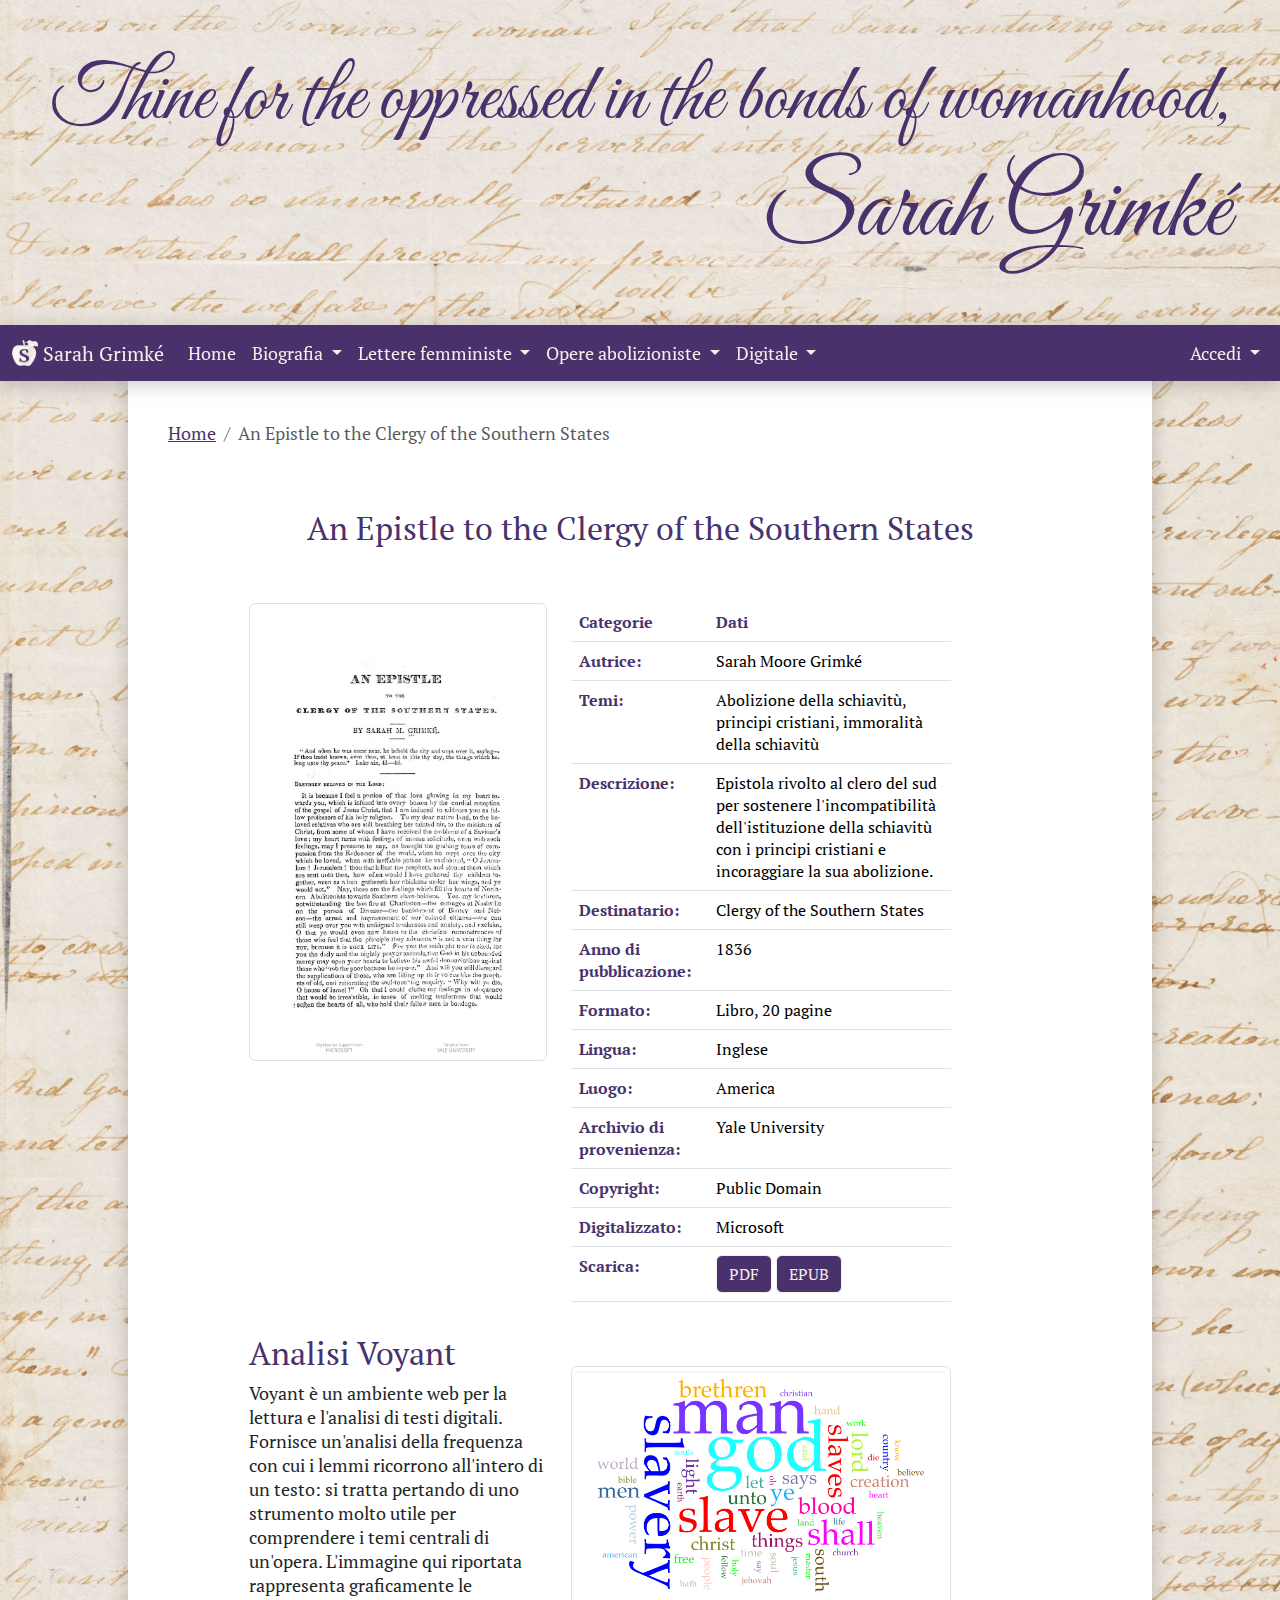
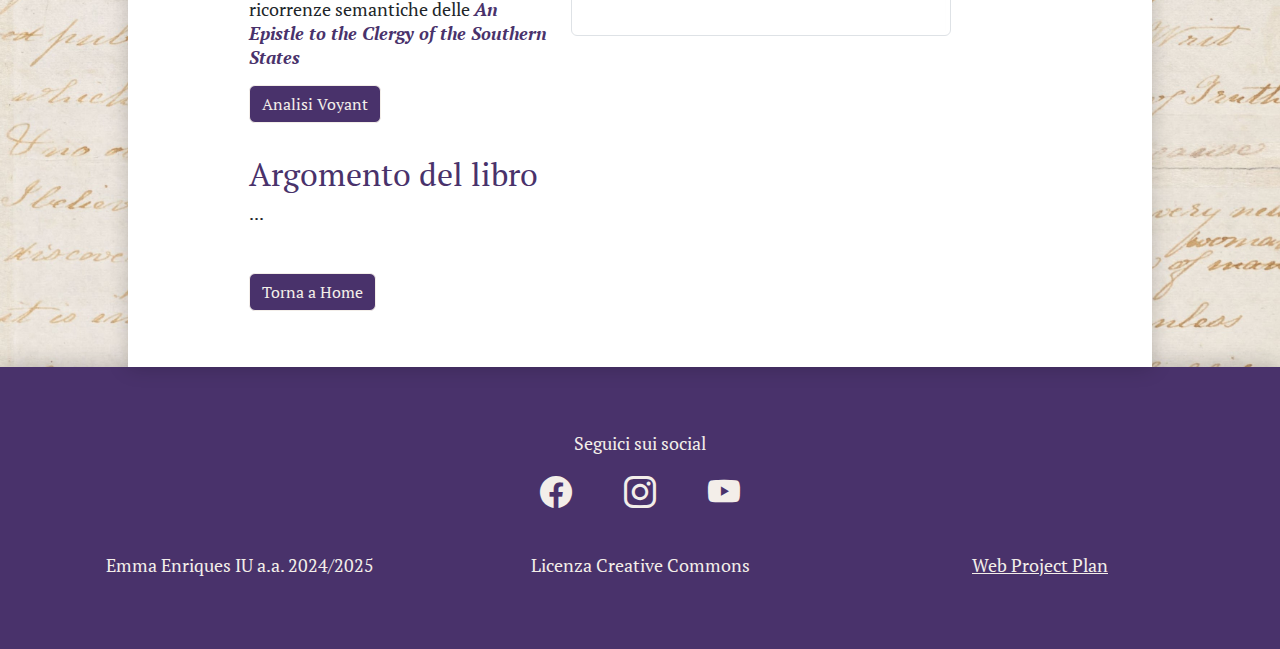
<file: clergy.html>
<!doctype html>
<html lang="it">
  <head>
    <meta charset="utf-8">
    <meta name="viewport" content="width=device-width, initial-scale=1">
    
    <!-- Font -->
    <link rel="preconnect" href="https://fonts.googleapis.com">
    <link rel="preconnect" href="https://fonts.gstatic.com" crossorigin>
    <link href="https://fonts.googleapis.com/css2?family=Great+Vibes&family=PT+Serif:ital,wght@0,400;0,700;1,400;1,700&display=swap" rel="stylesheet">
    <!-- Bootstrap css -->
    <link rel="stylesheet" href="bootstrap/css/bootstrap.min.css"/>
    
    <!-- CSS Custom -->
    <link rel="stylesheet" type="text/css" href="css/costum.css"/>
    
    <!-- CSS icons Bootstrap -->
    <link rel="stylesheet" href="https://cdn.jsdelivr.net/npm/bootstrap-icons@1.11.3/font/bootstrap-icons.min.css">

    <!-- Bootstrap JavaScript -->
    <script src="bootstrap/js/bootstrap.bundle.min.js"></script>



    <!-- favicon -->
    <link rel="apple-touch-icon" sizes="180x180" href="favicon2/apple-touch-icon.png">
    <link rel="icon" type="image/png" sizes="32x32" href="favicon2/favicon-32x32.png">
    <link rel="icon" type="image/png" sizes="16x16" href="favicon2/favicon-16x16.png">
    <link rel="manifest" href="favicon2/site.webmanifest">



    <!-- Descrizione DublinCore -->
    <META name="DC.Title" content="Progetto Sarah Grimké"/>
    <META name="DC.Creator" content="Emma Enriques"/>
    <META name="DC.Subject" content="Sarah Grimké, biografia e opere"/>
    <META name="DC.Description" content="Un catalogo delle Lettere sull’uguaglianza dei sessi, con pagine di approfodimento relatice all'autrice ed al altre sue opere"/>
    <META name="DC.Publisher" content="Github Pages"/>
    <META name="DC.Date" content="07/03/2025"/>
    <META name="DC.Type" content="Catalogo web"/>
    <META name="DC.Format" content="Sito web"/>
    <META name="DC.Language" content="It"/>
    
    <!-- Sezione del Titolo -->
    <title>Clergy of the Southern States</title>
    
  </head>
  <body>
      <!-- Testata del sito-->
    <header>
     <h2 class="text-end costum-h2">Thine for the oppressed in the bonds of womanhood,</h2>
     <h1 class="text-end costum-h1">Sarah Grimké</h1>
    </header>
      
  

    <!-- Navigazione Principale -->
    <nav class="navbar navbar-expand-lg bg-primary sticky-top costum-navbar"> <!--per colore navbar-->
      <div class="container-fluid">
        <a class="navbar-brand" href="index.html">
          <img src="jpg/Soggetto.png" alt="Logo" width="26" height="26" class="d-inline-block align-text-top">
          Sarah Grimké
        </a>
        <button class="navbar-toggler" type="button" data-bs-toggle="collapse" data-bs-target="#navbarSupportedContent" aria-controls="navbarSupportedContent" aria-expanded="false" aria-label="Toggle navigation">
          <span class="navbar-toggler-icon"></span>
        </button>
        <div class="collapse navbar-collapse" id="navbarSupportedContent">
          <ul class="navbar-nav me-auto mb-2 mb-lg-0">
            <li class="nav-item">
              <a class="nav-link " aria-current="page" href="index.html">Home</a>
            </li>
             
            <li class="nav-item dropdown costum-dropdown"> <!--per colore dropdown-->
              <a class="nav-link dropdown-toggle" href="#" role="button" data-bs-toggle="dropdown" aria-expanded="false">
                Biografia
              </a>
              <ul class="dropdown-menu">
                <li><a class="dropdown-item" href="biografia.html">Mappa</a></li>
                <li><hr class="dropdown-divider"></li>
                <li><a class="dropdown-item" href="#">Infanzia nella piantagione</a></li>
                <li><hr class="dropdown-divider"></li>
                <li><a class="dropdown-item" href="biografia.html">Chiesa quacchera</a></li>
                <li><hr class="dropdown-divider"></li>
                <li><a class="dropdown-item" href="#">Attivismo politico</a></li>
                <li><hr class="dropdown-divider"></li>
                <li><a class="dropdown-item" href="#">Vecchiaia</a></li>
              </ul>
            </li>

            <li class="nav-item dropdown costum-dropdown"> <!--per colore dropdown-->
              <a class="nav-link dropdown-toggle" href="#" role="button" data-bs-toggle="dropdown" aria-expanded="false">
                Lettere femministe
              </a>
              <ul class="dropdown-menu">
                <li><a class="dropdown-item" href="introduzione_lettere.html">Introduzione all'opera</a></li>
                <li><hr class="dropdown-divider"></li>
                <li><a class="dropdown-item" href="catalogo.html">Catalogo</a></li>
                <li><hr class="dropdown-divider"></li>
                <li><a class="dropdown-item" href="temi.html">Temi</a></li>
              </ul>
            </li>

            <li class="nav-item dropdown costum-dropdown"> <!--per colore dropdown-->
              <a class="nav-link dropdown-toggle" href="#" role="button" data-bs-toggle="dropdown" aria-expanded="false">
                Opere abolizioniste
              </a>
              <ul class="dropdown-menu">
                <li><a class="dropdown-item active" href="clergy.html">Clergy of the Southern States</a></li>
                <li><hr class="dropdown-divider"></li>
                <li><a class="dropdown-item" href="slavery.html">American Slavery as It Is</a></li>
              </ul>
            </li>


            <li class="nav-item dropdown costum-dropdown"> <!--per colore dropdown-->
            <a class="nav-link dropdown-toggle" href="#" role="button" data-bs-toggle="dropdown" aria-expanded="false">
              Digitale
            </a>
            <ul class="dropdown-menu">
              <li><a class="dropdown-item" href="#">Video</a></li>
              <li><hr class="dropdown-divider"></li>
              <li><a class="dropdown-item" href="#">Audio</a></li>
              <li><hr class="dropdown-divider"></li>
              <li><a class="dropdown-item" href="#">Link ad articoli universitari</a></li>
              <li><hr class="dropdown-divider"></li>
              <li><a class="dropdown-item" href="#">Pdf libri di approfondimento</a></li>
            </ul>
            </li>
          </ul>
          <!-- per spostare accedi a destra-->
          <ul class="navbar-nav ms-auto mb-2 mb-lg-0">
            <li class="nav-item dropdown costum-dropdown"> <!--per colore dropdown-->
              <a class="nav-link dropdown-toggle" href="#" role="button" data-bs-toggle="dropdown" aria-expanded="false">
                Accedi
              </a>
              <ul class="dropdown-menu">
                <li><a class="dropdown-item" href="#">Studente</a></li>
                <li><hr class="dropdown-divider"></li>
                <li><a class="dropdown-item" href="#">Insegnate</a></li>
              </ul>
            </li>
          </ul>  
        </li> 
        </div>
      </div>
    </nav>
      
    <main>
      <!-- per creare la sezione centrale e centrarla nella pagina -->
      <nav class="centrare">
        <div class="contenitore">

          <!-- Breadcrumbs -->
          <nav aria-label="breadcrumb">
            <ol class="breadcrumb">
              <li class="breadcrumb-item"><a href="index.html" class="link-main">Home</a></li>
              <li class="breadcrumb-item active" aria-current="page">An Epistle to the Clergy of the Southern States</li>
            </ol>
          </nav>


          <h2 class="text-center py-5">An Epistle to the Clergy of the Southern States</h2>

          <div class="row">
            <div class="col-md-1"></div>
            <div class="col-md-4">
              <img src="jpg/prima_clergy.jpg" class="img-thumbnail img-fluid mx-auto d-block" alt="Copertina del libro">
            </div>
            <div class="col-md-5">
                
              <!-- tabella con la catalogazione del capitolo -->  
              <table class="table">
                <thead>
                  <tr>
                    <th class="tabella-title" scope="col">Categorie</th>
                    <th class="tabella-title" scope="col">Dati</th>
                  </tr>
                </thead>
                <tbody>
                  <tr>
                    <th class="tabella-title" scope="row">Autrice:</th>
                    <td class="tabella">
                      <creator xml:id="Autrice">
                      Sarah Moore Grimké
                      </creator>
                    </td>
                  </tr>
                   <tr>
                    <th class="tabella-title" scope="row">Temi:</th>
                    <td class="tabella" colspan="4">
                      <subject xml:id="Temi trattati">
                        Abolizione della schiavitù, principi cristiani, immoralità della schiavitù
                      </subject>
                    </td>
                  </tr>
                  <tr>
                    <th class="tabella-title" scope="row">Descrizione:</th>
                    <td class="tabella" colspan="3">
                      <description  xml:id="Descrizione del contenuto">
                        Epistola rivolto al clero del sud per sostenere l'incompatibilità dell'istituzione della schiavitù con i principi cristiani e incoraggiare la sua abolizione.
                      </description >
                    </td>
                  </tr>
                  <tr>
                    <th class="tabella-title" scope="row">Destinatario:</th>
                    <td class="tabella">
                      <contributor xml:id="Destinatario">
                      Clergy of the Southern States 
                      </contributor>
                    </td>
                  </tr>
                  <tr>
                    <th class="tabella-title" scope="row">Anno di pubblicazione:</th>
                    <td class="tabella"> 
                      <date xml:id="Data">1836</date>
                    </td>
                  </tr>
                  <tr>
                    <th class="tabella-title" scope="row">Formato:</th>
                    <td class="tabella" colspan="2">
                      <format xml:id="Formato">
                        Libro, 20 pagine
                      </format>
                    </td>
                  </tr>
                  <tr>
                    <th class="tabella-title" scope="row">Lingua:</th>
                    <td class="tabella" colspan="2">
                      <language  xml:id="Lingua">
                        Inglese
                      </language >
                    </td>
                  </tr>
                  <tr>
                    <th class="tabella-title" scope="row">Luogo:</th>
                    <td class="tabella" colspan="2">
                      <coverage xml:id="Luogo">
                        America
                      </coverage>
                    </td>
                  </tr>
                  <tr>
                    <th class="tabella-title" scope="row">Archivio di provenienza:</th>
                    <td class="tabella" colspan="5">
                      <source xml:id="Archivio di provenzia">
                        Yale University 
                      </source>
                    </td>
                  </tr>
                  <tr>
                    <th class="tabella-title" scope="row">Copyright:</th>
                    <td class="tabella" colspan="6">
                      <right xml:id="Informazioni sul copyright">
                        Public Domain
                      </right>
                    </td>
                  </tr>
                  <tr>
                    <th class="tabella-title" scope="row">Digitalizzato:</th>
                    <td class="tabella" colspan="7">
                      <contributor xml:id="Da quale ente è stato digitalizzato">
                        Microsoft
                      </contributor>
                    </td>
                  </tr>
                  <tr>
                    <th class="tabella-title" scope="row">Scarica:</th>
                    <td class="tabella" colspan="7">
                      <a href="pdf/letters.pdf" download="pdf/yale_clergy.pdf" class="btn btn-primary" title="scarica il pdf dell'opera">PDF</a>
                      <a href="epub/letters.epub" download="epub/yale_clergy.epub" class="btn btn-primary" title="scarica l'epub dell'opera">EPUB</a>
                    </td>
                  </tr>

                </tbody>
              </table>

            </div>
          </div>

          <div class="row">
            <div class="col-md-1"></div>
            <div class="col-md-4 py-3">  
              <h2>Analisi Voyant</h2>
              <p>Voyant è un ambiente web per la lettura e l'analisi di testi digitali. Fornisce un'analisi della frequenza con cui i lemmi ricorrono all'intero di un testo: si tratta pertando di uno strumento molto utile per comprendere i temi centrali di un'opera. L'immagine qui riportata rappresenta graficamente le ricorrenze semantiche delle <cite><strong>An Epistle to the Clergy of the Southern States</strong></cite></p>
              <a href="https://voyant-tools.org/?corpus=7559ace9117fda1f4eed364844a39ba4" class="btn btn-primary" title="analisi Voyant delle Letters">Analisi Voyant</a>
            </div>
            <div class="col-md-5 py-5">
              <img src="jpg/parole_clergy.jpg" class="img-thumbnail img-fluid mx-auto d-block" alt="Grafico Voyant">
            </div>
          </div>

          <div class="row">
            <div class="col-md-1"></div>
            <div class="col-md-9 py-3">  
              <h2>Argomento del libro</h2>
              <p>...</p>

              
            </div>
          </div>


          
          <div class="row">
            <div class="col-md-1"></div>
            <div class="col-md-9 py-3">  
              <a href="index.html" class="btn btn-primary" title="visita il catalogo">Torna a Home</a>
            </div>
          </div>


          


        </div>
      </nav>

          

     
    </main>
    <footer>
      <!--social-->
      <section class="container-fluid">
        <div class="text-center py-4">
            <p>Seguici sui social</p>
            <a href="#" class="link-footer" title="Vai alla pagina facebook"><i class="bi bi-facebook"></i></a>
            <a href="#" class="link-footer" title="Vai alla pagina istagram"><i class="bi bi-instagram"></i></i></a>
            <a href="#" class="link-footer" title="Vai al canale youtube"><i class="bi bi-youtube"></i></a>
        </div>
        <!-- informazioni documento -->
        <div class="row">
          <div class="col-md-4 py-3">
              <p class="text-center">Emma Enriques IU a.a. 2024&#47;2025</p>
          </div>
          <div class="col-md-4 py-3">
              <p class="text-center">Licenza Creative Commons</p>
          </div>
          <div class="col-md-4 py-3">
              <p class="text-center"><a href="project.html" class="link-footer" title="Vai al web project plan">Web Project Plan</a><p>
          </div>      
        </div>
      </section>
    </footer>
  </body>
</html>
</file>
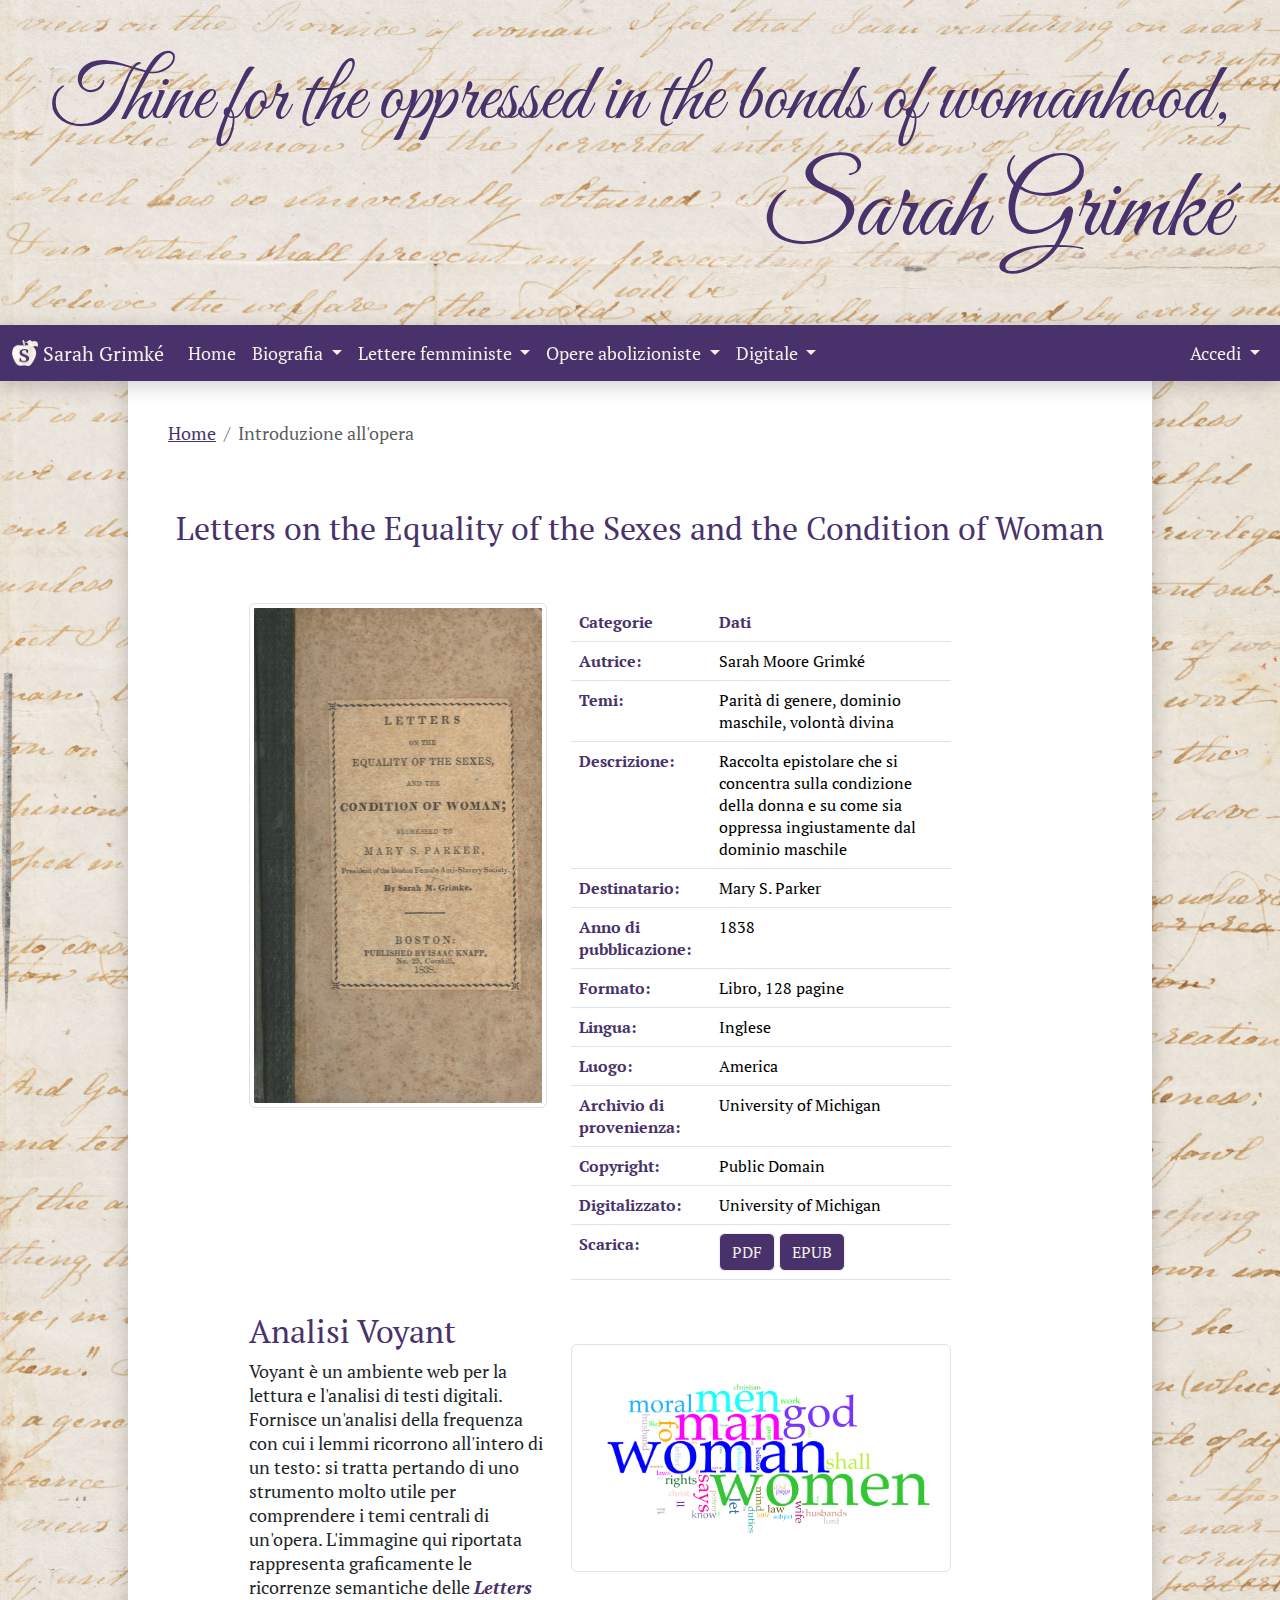
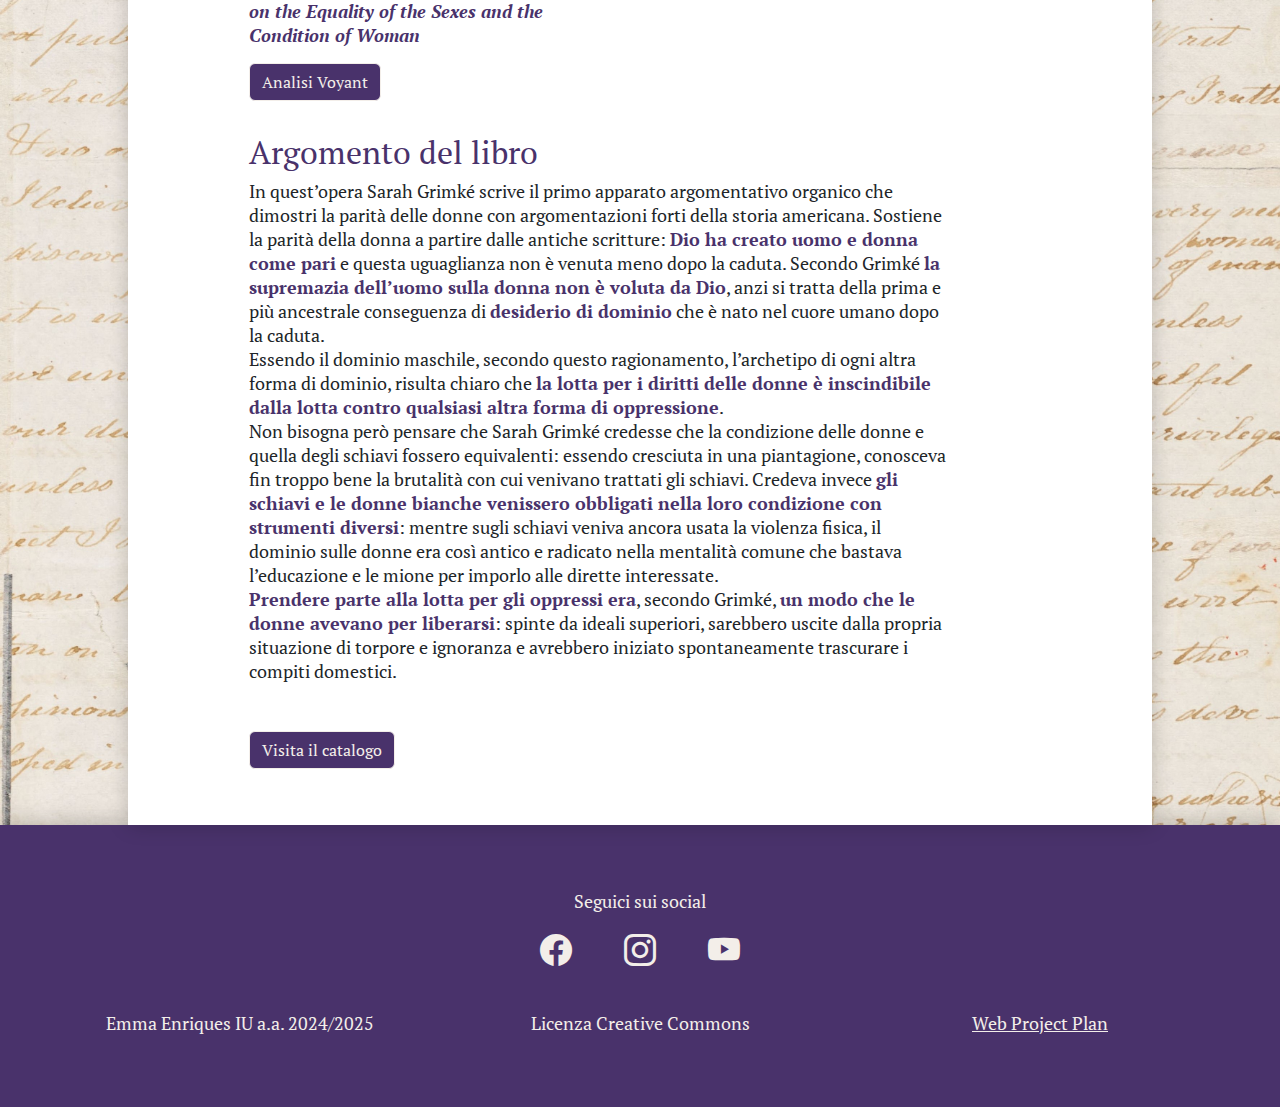
<file: introduzione_lettere.html>
<!doctype html>
<html lang="it">
  <head>
    <meta charset="utf-8">
    <meta name="viewport" content="width=device-width, initial-scale=1">
    
    <!-- Font -->
    <link rel="preconnect" href="https://fonts.googleapis.com">
    <link rel="preconnect" href="https://fonts.gstatic.com" crossorigin>
    <link href="https://fonts.googleapis.com/css2?family=Great+Vibes&family=PT+Serif:ital,wght@0,400;0,700;1,400;1,700&display=swap" rel="stylesheet">
    <!-- Bootstrap css -->
    <link rel="stylesheet" href="bootstrap/css/bootstrap.min.css"/>
    
    <!-- CSS Custom -->
    <link rel="stylesheet" type="text/css" href="css/costum.css"/>
    
    <!-- CSS icons Bootstrap -->
    <link rel="stylesheet" href="https://cdn.jsdelivr.net/npm/bootstrap-icons@1.11.3/font/bootstrap-icons.min.css">

    <!-- Bootstrap JavaScript -->
    <script src="bootstrap/js/bootstrap.bundle.min.js"></script>



    <!-- favicon -->
    <link rel="apple-touch-icon" sizes="180x180" href="favicon2/apple-touch-icon.png">
    <link rel="icon" type="image/png" sizes="32x32" href="favicon2/favicon-32x32.png">
    <link rel="icon" type="image/png" sizes="16x16" href="favicon2/favicon-16x16.png">
    <link rel="manifest" href="favicon2/site.webmanifest">



    <!-- Descrizione DublinCore -->
    <META name="DC.Title" content="Progetto Sarah Grimké"/>
    <META name="DC.Creator" content="Emma Enriques"/>
    <META name="DC.Subject" content="Sarah Grimké, biografia e opere"/>
    <META name="DC.Description" content="Un catalogo delle Lettere sull’uguaglianza dei sessi, con pagine di approfodimento relatice all'autrice ed al altre sue opere"/>
    <META name="DC.Publisher" content="Github Pages"/>
    <META name="DC.Date" content="07/03/2025"/>
    <META name="DC.Type" content="Catalogo web"/>
    <META name="DC.Format" content="Sito web"/>
    <META name="DC.Language" content="It"/>
    
    <!-- Sezione del Titolo -->
    <title>Introduzione all'Opera</title>
    
  </head>
  <body>
      <!-- Testata del sito-->
    <header>
     <h2 class="text-end costum-h2">Thine for the oppressed in the bonds of womanhood,</h2>
     <h1 class="text-end costum-h1">Sarah Grimké</h1>
    </header>
      
  

    <!-- Navigazione Principale -->
    <nav class="navbar navbar-expand-lg bg-primary sticky-top costum-navbar"> <!--per colore navbar-->
      <div class="container-fluid">
        <a class="navbar-brand" href="index.html">
          <img src="jpg/Soggetto.png" alt="Logo" width="26" height="26" class="d-inline-block align-text-top">
          Sarah Grimké
        </a>
        <button class="navbar-toggler" type="button" data-bs-toggle="collapse" data-bs-target="#navbarSupportedContent" aria-controls="navbarSupportedContent" aria-expanded="false" aria-label="Toggle navigation">
          <span class="navbar-toggler-icon"></span>
        </button>
        <div class="collapse navbar-collapse" id="navbarSupportedContent">
          <ul class="navbar-nav me-auto mb-2 mb-lg-0">
            <li class="nav-item">
              <a class="nav-link" aria-current="page" href="index.html">Home</a>
            </li>
             
            <li class="nav-item dropdown costum-dropdown"> <!--per colore dropdown-->
              <a class="nav-link dropdown-toggle" href="#" role="button" data-bs-toggle="dropdown" aria-expanded="false">
                Biografia
              </a>
              <ul class="dropdown-menu">
                <li><a class="dropdown-item" href="biografia.html">Mappa</a></li>
                <li><hr class="dropdown-divider"></li>
                <li><a class="dropdown-item" href="#">Infanzia nella piantagione</a></li>
                <li><hr class="dropdown-divider"></li>
                <li><a class="dropdown-item" href="biografia.html">Chiesa quacchera</a></li>
                <li><hr class="dropdown-divider"></li>
                <li><a class="dropdown-item" href="#">Attivismo politico</a></li>
                <li><hr class="dropdown-divider"></li>
                <li><a class="dropdown-item" href="#">Vecchiaia</a></li>
              </ul>
            </li>

            <li class="nav-item dropdown costum-dropdown"> <!--per colore dropdown-->
              <a class="nav-link dropdown-toggle" href="#" role="button" data-bs-toggle="dropdown" aria-expanded="false">
                Lettere femministe
              </a>
              <ul class="dropdown-menu">
                <li><a class="dropdown-item active" href="introduzione_lettere.html">Introduzione all'opera</a></li>
                <li><hr class="dropdown-divider"></li>
                <li><a class="dropdown-item" href="catalogo.html">Catalogo</a></li>
                <li><hr class="dropdown-divider"></li>
                <li><a class="dropdown-item" href="temi.html">Temi</a></li>
              </ul>
            </li>

            <li class="nav-item dropdown costum-dropdown"> <!--per colore dropdown-->
              <a class="nav-link dropdown-toggle" href="#" role="button" data-bs-toggle="dropdown" aria-expanded="false">
                Opere abolizioniste
              </a>
              <ul class="dropdown-menu">
                <li><a class="dropdown-item" href="clergy.html">Clergy of the Southern States</a></li>
                <li><hr class="dropdown-divider"></li>
                <li><a class="dropdown-item" href="slavery.html">American Slavery as It Is</a></li>
              </ul>
            </li>


            <li class="nav-item dropdown costum-dropdown"> <!--per colore dropdown-->
            <a class="nav-link dropdown-toggle" href="#" role="button" data-bs-toggle="dropdown" aria-expanded="false">
              Digitale
            </a>
            <ul class="dropdown-menu">
              <li><a class="dropdown-item" href="#">Video</a></li>
              <li><hr class="dropdown-divider"></li>
              <li><a class="dropdown-item" href="#">Audio</a></li>
              <li><hr class="dropdown-divider"></li>
              <li><a class="dropdown-item" href="#">Link ad articoli universitari</a></li>
              <li><hr class="dropdown-divider"></li>
              <li><a class="dropdown-item" href="#">Pdf libri di approfondimento</a></li>
            </ul>
            </li>
          </ul>
          <!-- per spostare accedi a destra-->
          <ul class="navbar-nav ms-auto mb-2 mb-lg-0">
            <li class="nav-item dropdown costum-dropdown"> <!--per colore dropdown-->
              <a class="nav-link dropdown-toggle" href="#" role="button" data-bs-toggle="dropdown" aria-expanded="false">
                Accedi
              </a>
              <ul class="dropdown-menu">
                <li><a class="dropdown-item" href="#">Studente</a></li>
                <li><hr class="dropdown-divider"></li>
                <li><a class="dropdown-item" href="#">Insegnate</a></li>
              </ul>
            </li>
          </ul>  
        </li> 
        </div>
      </div>
    </nav>
    
    <main>  
      <!-- per creare la sezione centrale e centrarla nella pagina -->
      <nav class="centrare">
        <div class="contenitore">

          <!-- Breadcrumbs -->
          <nav aria-label="breadcrumb">
            <ol class="breadcrumb">
              <li class="breadcrumb-item"><a href="index.html" class="link-main">Home</a></li>
              <li class="breadcrumb-item active" aria-current="page">Introduzione all'opera</li>
            </ol>
          </nav>


          <h2 class="text-center py-5">Letters on the Equality of the Sexes and the Condition of Woman</h2>

          <div class="row">
            <div class="col-md-1"></div>
            <div class="col-md-4">
              <img src="jpg/prima_pag.jpg" class="img-thumbnail img-fluid mx-auto d-block" alt="Copertina del libro">
            </div>
            <div class="col-md-5">
                
              <!-- tabella con la catalogazione del capitolo -->  
              <table class="table">
                <thead>
                  <tr>
                    <th class="tabella-title" scope="col">Categorie</th>
                    <th class="tabella-title" scope="col">Dati</th>
                  </tr>
                </thead>
                <tbody>
                  <tr>
                    <th class="tabella-title" scope="row">Autrice:</th>
                    <td class="tabella">
                      <creator xml:id="Autrice">
                      Sarah Moore Grimké
                      </creator>
                    </td>
                  </tr>
                   <tr>
                    <th class="tabella-title" scope="row">Temi:</th>
                    <td class="tabella" colspan="4">
                      <subject xml:id="Temi trattati">
                        Parità di genere, dominio maschile, volontà divina
                      </subject>
                    </td>
                  </tr>
                  <tr>
                    <th class="tabella-title" scope="row">Descrizione:</th>
                    <td class="tabella" colspan="3">
                      <description  xml:id="Descrizione del contenuto">
                        Raccolta epistolare che si concentra sulla condizione della donna e su come sia oppressa ingiustamente dal dominio maschile
                      </description >
                    </td>
                  </tr>
                  <tr>
                    <th class="tabella-title" scope="row">Destinatario:</th>
                    <td class="tabella">
                      <contributor xml:id="Destinatario">
                      Mary S. Parker
                      </contributor>
                    </td>
                  </tr>
                  <tr>
                    <th class="tabella-title" scope="row">Anno di pubblicazione:</th>
                    <td class="tabella"> 
                      <date xml:id="Data">1838</date>
                    </td>
                  </tr>
                  <tr>
                    <th class="tabella-title" scope="row">Formato:</th>
                    <td class="tabella" colspan="2">
                      <format xml:id="Formato">
                        Libro, 128 pagine
                      </format>
                    </td>
                  </tr>
                  <tr>
                    <th class="tabella-title" scope="row">Lingua:</th>
                    <td class="tabella" colspan="2">
                      <language  xml:id="Lingua">
                        Inglese
                      </language >
                    </td>
                  </tr>
                  <tr>
                    <th class="tabella-title" scope="row">Luogo:</th>
                    <td class="tabella" colspan="2">
                      <coverage xml:id="Luogo">
                        America
                      </coverage>
                    </td>
                  </tr>
                  <tr>
                    <th class="tabella-title" scope="row">Archivio di provenienza:</th>
                    <td class="tabella" colspan="5">
                      <source xml:id="Archivio di provenzia">
                        University of Michigan
                      </source>
                    </td>
                  </tr>
                  <tr>
                    <th class="tabella-title" scope="row">Copyright:</th>
                    <td class="tabella" colspan="6">
                      <right xml:id="Informazioni sul copyright">
                        Public Domain
                      </right>
                    </td>
                  </tr>
                  <tr>
                    <th class="tabella-title" scope="row">Digitalizzato:</th>
                    <td class="tabella" colspan="7">
                      <contributor xml:id="Da quale ente è stato digitalizzato">
                        University of Michigan
                      </contributor>
                    </td>
                  </tr>
                  <tr>
                    <th class="tabella-title" scope="row">Scarica:</th>
                    <td class="tabella" colspan="7">
                      <a href="pdf/letters.pdf" download="pdf/letters.pdf" class="btn btn-primary" title="scarica il pdf dell'opera">PDF</a>
                      <a href="epub/letters.epub" download="epub/letters.epub" class="btn btn-primary" title="scarica l'epub dell'opera">EPUB</a>
                    </td>
                  </tr>

                </tbody>
              </table>

            </div>
          </div>

          <div class="row">
            <div class="col-md-1"></div>
            <div class="col-md-4 py-3">  
              <h2>Analisi Voyant</h2>
              <p>Voyant è un ambiente web per la lettura e l'analisi di testi digitali. Fornisce un'analisi della frequenza con cui i lemmi ricorrono all'intero di un testo: si tratta pertando di uno strumento molto utile per comprendere i temi centrali di un'opera. L'immagine qui riportata rappresenta graficamente le ricorrenze semantiche delle <cite><strong>Letters on the Equality of the Sexes and the Condition of Woman</strong></cite></p>
              <a href="https://voyant-tools.org/?corpus=60418d0a08ab7afe2e150ad6d0b0e6a1&query=women" class="btn btn-primary" title="analisi Voyant delle Letters">Analisi Voyant</a>
            </div>
            <div class="col-md-5 py-5">
              <img src="jpg/parole_letters.jpg" class="img-thumbnail img-fluid mx-auto d-block" alt="Grafico Voyant">
            </div>
          </div>

          <div class="row">
            <div class="col-md-1"></div>
            <div class="col-md-9 py-3">  
              <h2>Argomento del libro</h2>
              <p>In quest’opera Sarah Grimké scrive il primo apparato argomentativo organico che dimostri la parità delle donne con argomentazioni forti della storia americana. Sostiene la parità della donna a partire dalle antiche scritture: <strong>Dio ha creato uomo e donna come pari</strong> e questa uguaglianza non è venuta meno dopo la caduta. Secondo Grimké <strong>la supremazia dell’uomo sulla donna non è voluta da Dio</strong>, anzi si tratta della prima e più ancestrale conseguenza di <strong>desiderio di dominio</strong> che è nato nel cuore umano dopo la caduta. <br>Essendo il dominio maschile, secondo questo ragionamento, l’archetipo di ogni altra forma di dominio, risulta chiaro che <strong>la lotta per i diritti delle donne è inscindibile dalla lotta contro qualsiasi altra forma di oppressione</strong>. <br>Non bisogna però pensare che Sarah Grimké credesse che la condizione delle donne e quella degli schiavi fossero equivalenti: essendo cresciuta in una piantagione, conosceva fin troppo bene la brutalità con cui venivano trattati gli schiavi. Credeva invece <strong>gli schiavi e le donne bianche venissero obbligati nella loro condizione con strumenti diversi</strong>: mentre sugli schiavi veniva ancora usata la violenza fisica, il dominio sulle donne era così antico e radicato nella mentalità comune che bastava l’educazione e le mione per imporlo alle dirette interessate. <br><strong>Prendere parte alla lotta per gli oppressi era</strong>, secondo Grimké, <strong>un modo che le donne avevano per liberarsi</strong>: spinte da ideali superiori, sarebbero uscite dalla propria situazione di torpore e ignoranza e avrebbero iniziato spontaneamente trascurare i compiti domestici.</p>

              
            </div>
          </div>


          
          <div class="row">
            <div class="col-md-1"></div>
            <div class="col-md-9 py-3">  
              <a href="catalogo.html" class="btn btn-primary" title="visita il catalogo">Visita il catalogo</a>
            </div>
          </div>


          


        </div>
      </nav>

          

     
    </main>
    <footer>
      <!--social-->
      <section class="container-fluid">
        <div class="text-center py-4">
            <p>Seguici sui social</p>
            <a href="#" class="link-footer" title="Vai alla pagina facebook"><i class="bi bi-facebook"></i></a>
            <a href="#" class="link-footer" title="Vai alla pagina istagram"><i class="bi bi-instagram"></i></i></a>
            <a href="#" class="link-footer" title="Vai al canale youtube"><i class="bi bi-youtube"></i></a>
        </div>
        <!-- informazioni documento -->
        <div class="row">
          <div class="col-md-4 py-3">
              <p class="text-center">Emma Enriques IU a.a. 2024&#47;2025</p>
          </div>
          <div class="col-md-4 py-3">
              <p class="text-center">Licenza Creative Commons</p>
          </div>
          <div class="col-md-4 py-3">
              <p class="text-center"><a href="project.html" class="link-footer" title="Vai al web project plan">Web Project Plan</a><p>
          </div>      
        </div>
      </section>
    </footer>
  </body>
</html>
</file>
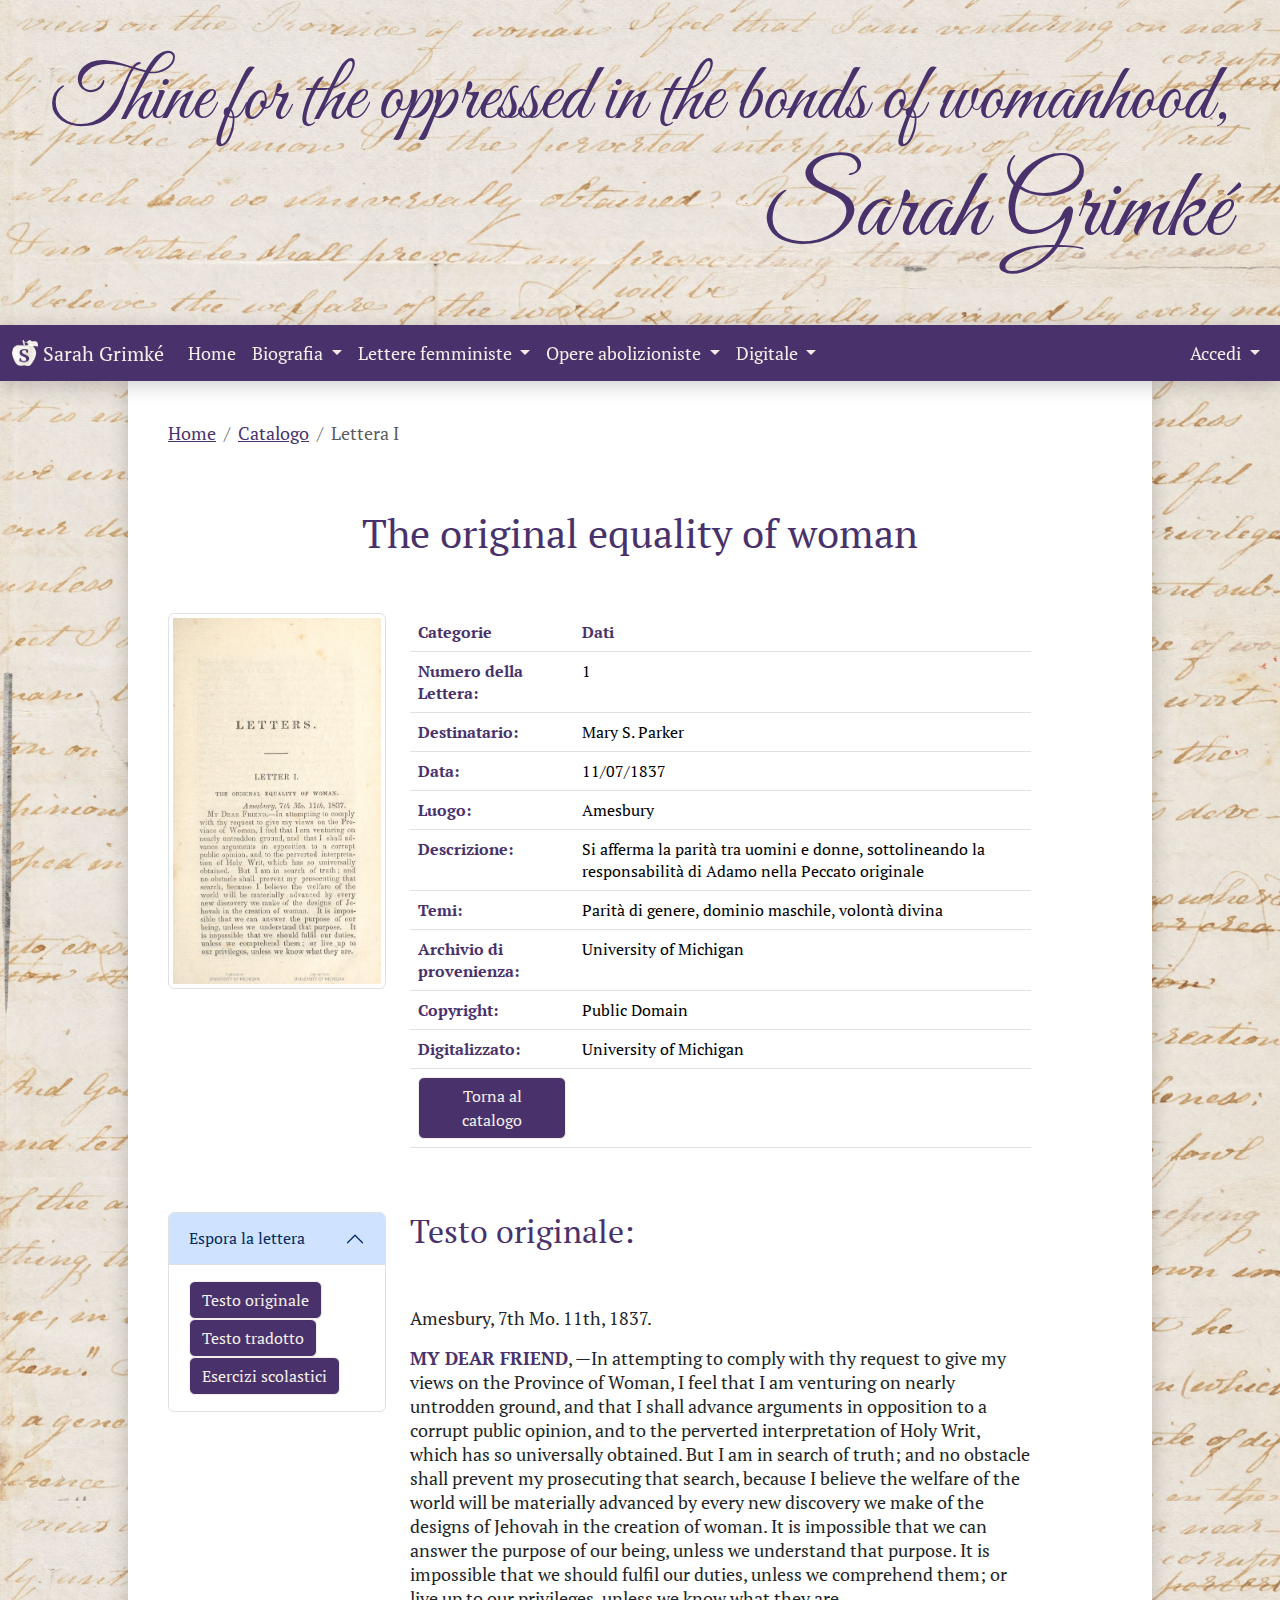
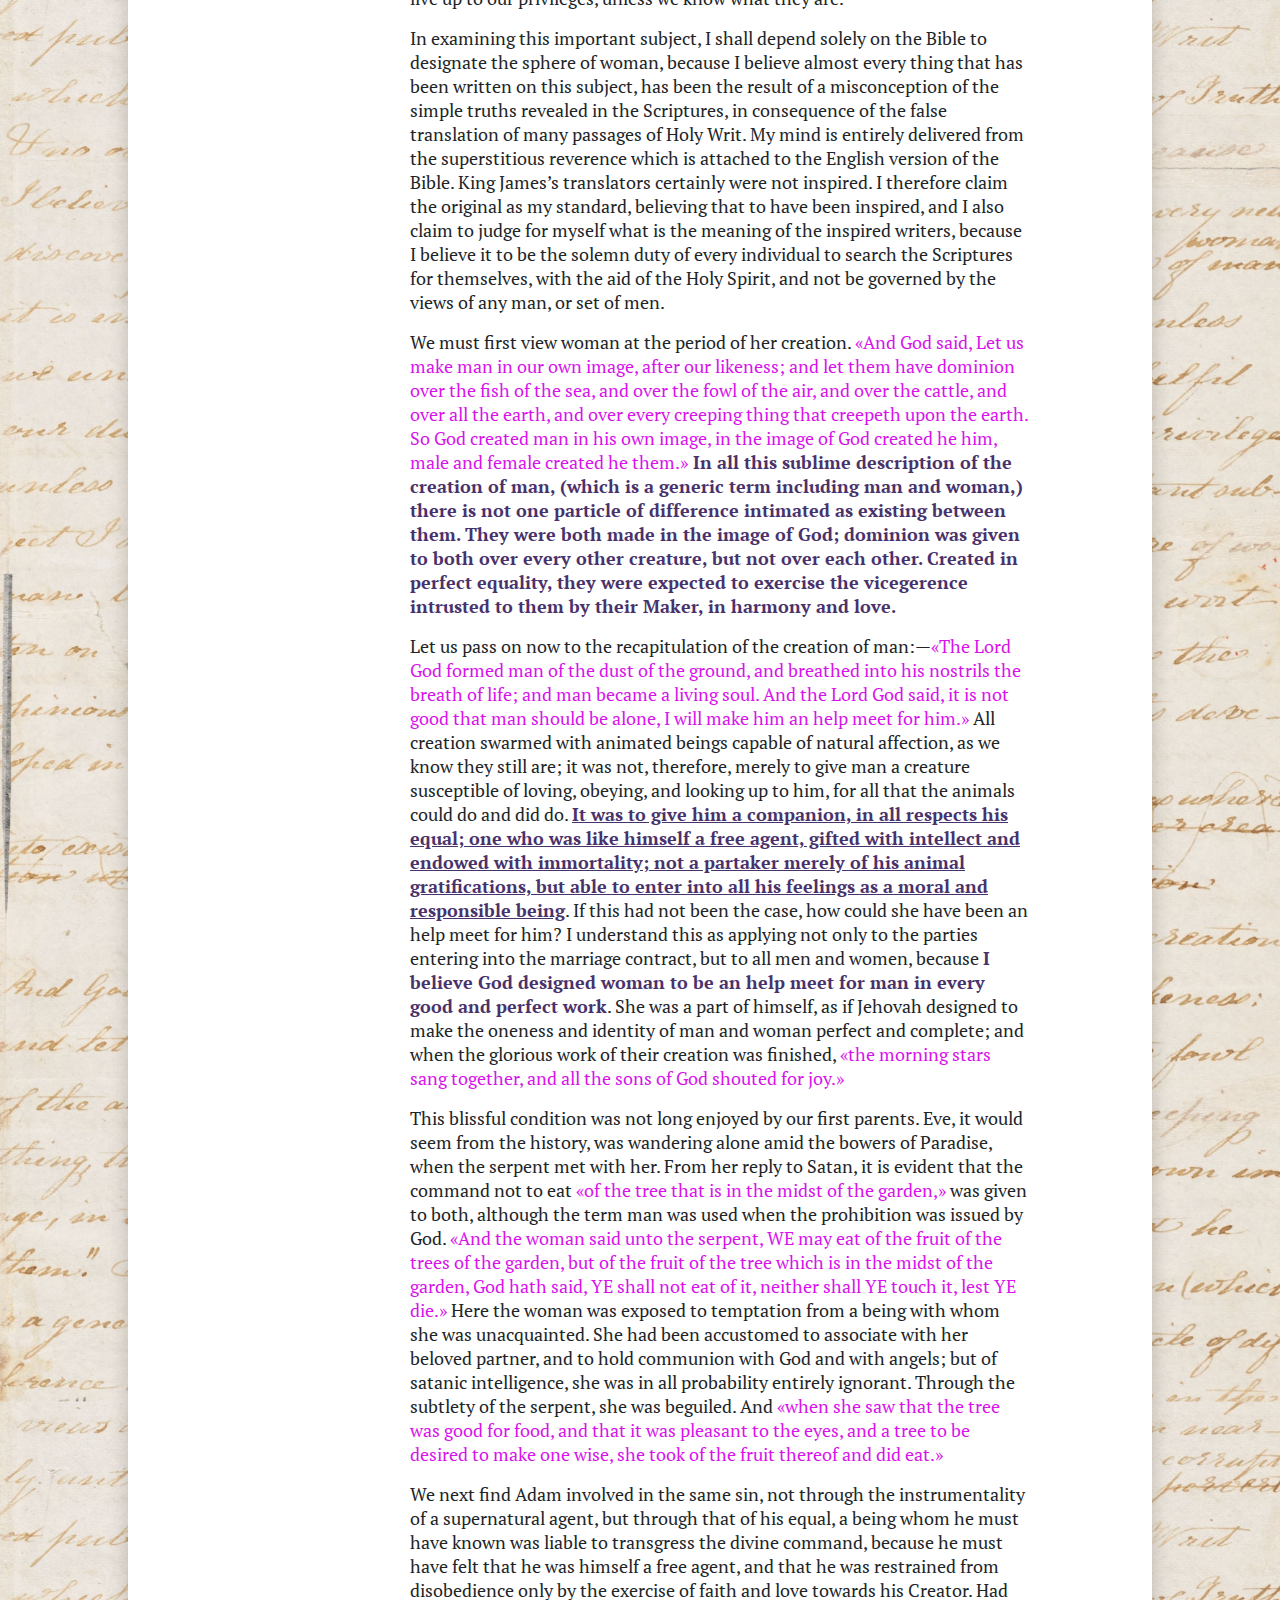
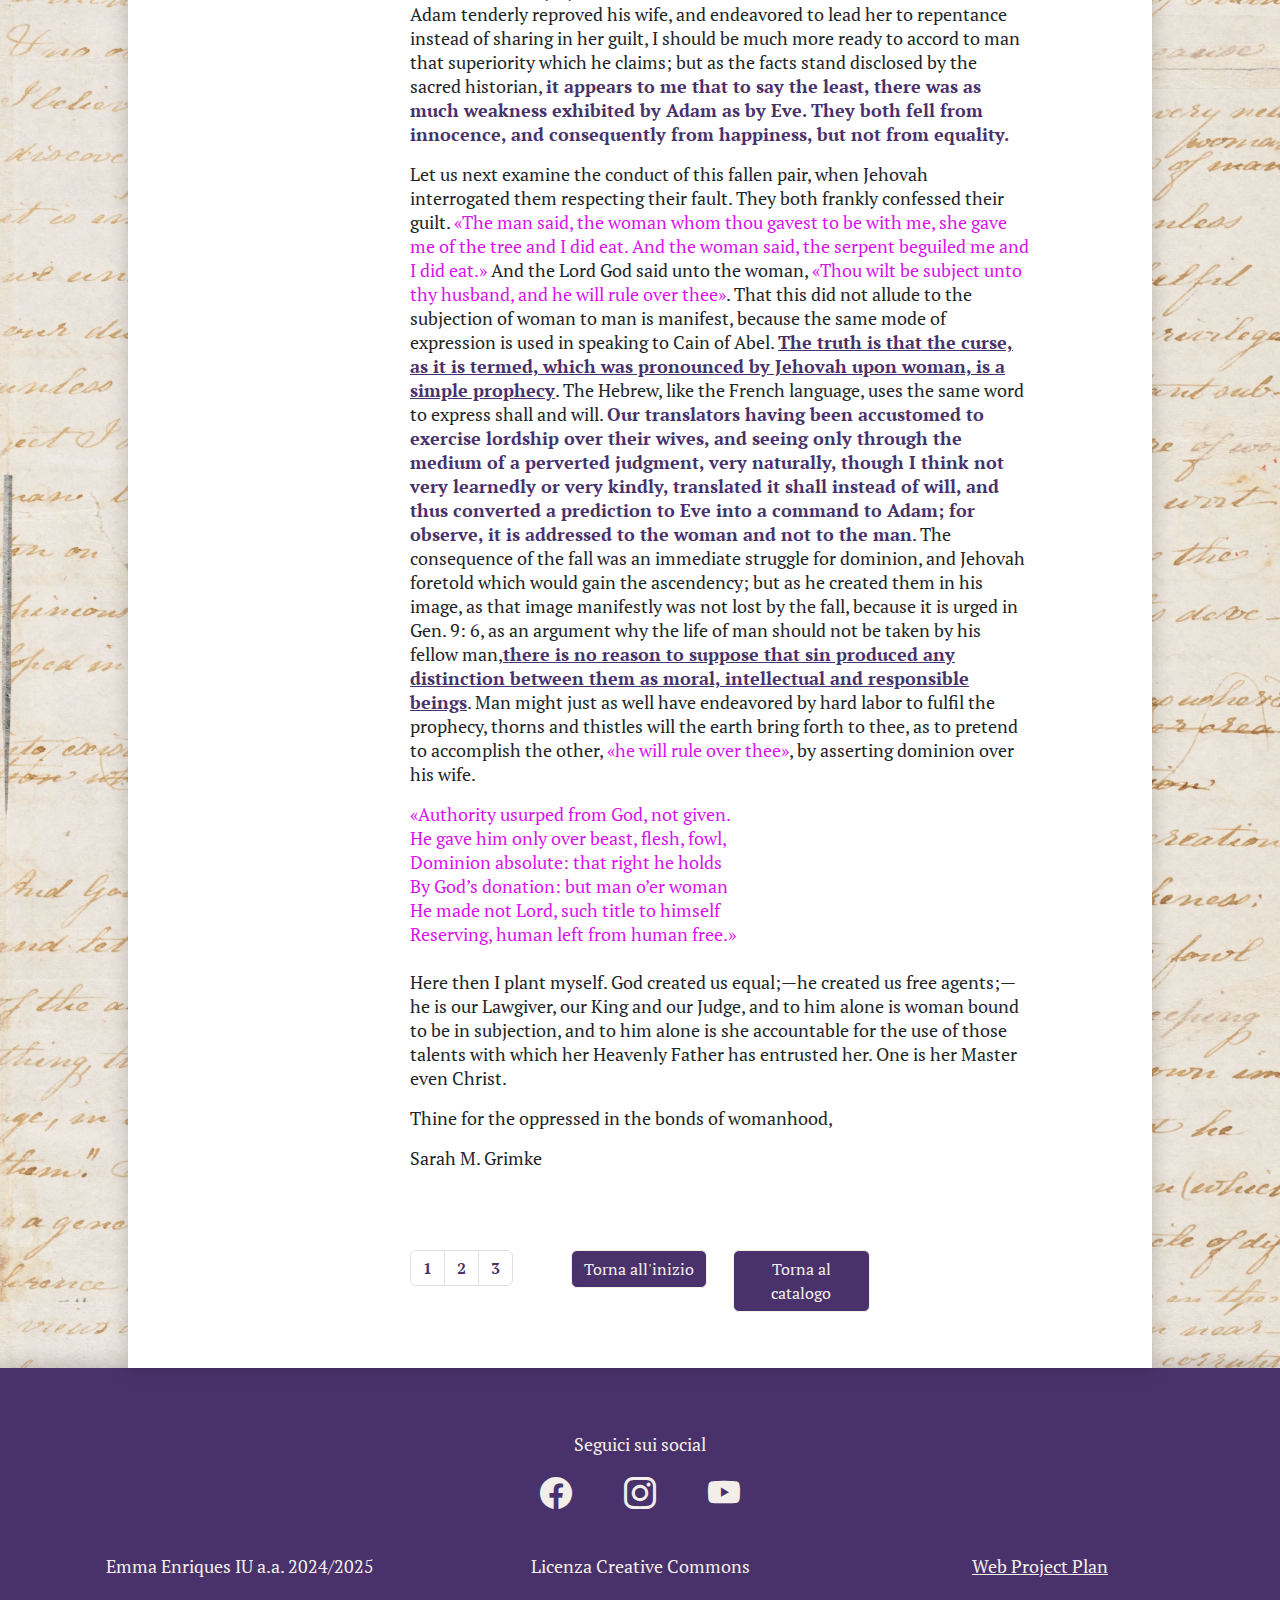
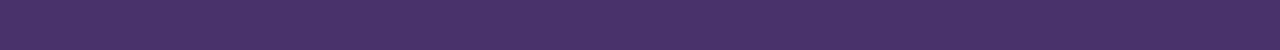
<file: lettera_1.html>
<!doctype html>
<html lang="it">
  <head>
    <meta charset="utf-8">
    <meta name="viewport" content="width=device-width, initial-scale=1">
    
    <!-- Font -->
    <link rel="preconnect" href="https://fonts.googleapis.com">
    <link rel="preconnect" href="https://fonts.gstatic.com" crossorigin>
    <link href="https://fonts.googleapis.com/css2?family=Great+Vibes&family=PT+Serif:ital,wght@0,400;0,700;1,400;1,700&display=swap" rel="stylesheet">
    <!-- Bootstrap css -->
    <link rel="stylesheet" href="bootstrap/css/bootstrap.min.css"/>
    
    <!-- CSS Custom -->
    <link rel="stylesheet" type="text/css" href="css/costum.css"/>
    
    <!-- CSS icons Bootstrap -->
    <link rel="stylesheet" href="https://cdn.jsdelivr.net/npm/bootstrap-icons@1.11.3/font/bootstrap-icons.min.css">

    <!-- Bootstrap JavaScript -->
    <script src="bootstrap/js/bootstrap.bundle.min.js"></script>



    <!-- favicon -->
    <link rel="apple-touch-icon" sizes="180x180" href="favicon2/apple-touch-icon.png">
    <link rel="icon" type="image/png" sizes="32x32" href="favicon2/favicon-32x32.png">
    <link rel="icon" type="image/png" sizes="16x16" href="favicon2/favicon-16x16.png">
    <link rel="manifest" href="favicon2/site.webmanifest">



    <!-- Descrizione DublinCore -->
    <META name="DC.Title" content="Progetto Sarah Grimké"/>
    <META name="DC.Creator" content="Emma Enriques"/>
    <META name="DC.Subject" content="Sarah Grimké, biografia e opere"/>
    <META name="DC.Description" content="Un catalogo delle Lettere sull’uguaglianza dei sessi, con pagine di approfodimento relatice all'autrice ed al altre sue opere"/>
    <META name="DC.Publisher" content="Github Pages"/>
    <META name="DC.Date" content="07/03/2025"/>
    <META name="DC.Type" content="Catalogo web"/>
    <META name="DC.Format" content="Sito web"/>
    <META name="DC.Language" content="It"/>
    
    <!-- Sezione del Titolo -->
    <title>Lettera I</title>
    
  </head>
  <body>
      <!-- Testata del sito-->
    <header>
     <h2 class="text-end costum-h2">Thine for the oppressed in the bonds of womanhood,</h2>
     <h1 class="text-end costum-h1">Sarah Grimké</h1>
    </header>
      
  

    <!-- Navigazione Principale -->
    <nav class="navbar navbar-expand-lg bg-primary sticky-top costum-navbar"> <!--per colore navbar-->
      <div class="container-fluid">
        <a class="navbar-brand" href="index.html">
          <img src="jpg/Soggetto.png" alt="Logo" width="26" height="26" class="d-inline-block align-text-top">
          Sarah Grimké
        </a>
        <button class="navbar-toggler" type="button" data-bs-toggle="collapse" data-bs-target="#navbarSupportedContent" aria-controls="navbarSupportedContent" aria-expanded="false" aria-label="Toggle navigation">
          <span class="navbar-toggler-icon"></span>
        </button>
        <div class="collapse navbar-collapse" id="navbarSupportedContent">
          <ul class="navbar-nav me-auto mb-2 mb-lg-0">
            <li class="nav-item">
              <a class="nav-link" aria-current="page" href="index.html">Home</a>
            </li>
             
            <li class="nav-item dropdown costum-dropdown"> <!--per colore dropdown-->
              <a class="nav-link dropdown-toggle" href="#" role="button" data-bs-toggle="dropdown" aria-expanded="false">
                Biografia
              </a>
              <ul class="dropdown-menu">
                <li><a class="dropdown-item" href="biografia.html">Mappa</a></li>
                <li><hr class="dropdown-divider"></li>
                <li><a class="dropdown-item" href="#">Infanzia nella piantagione</a></li>
                <li><hr class="dropdown-divider"></li>
                <li><a class="dropdown-item" href="biografia.html">Chiesa quacchera</a></li>
                <li><hr class="dropdown-divider"></li>
                <li><a class="dropdown-item" href="#">Attivismo politico</a></li>
                <li><hr class="dropdown-divider"></li>
                <li><a class="dropdown-item" href="#">Vecchiaia</a></li>
              </ul>
            </li>

            <li class="nav-item dropdown costum-dropdown"> <!--per colore dropdown-->
              <a class="nav-link dropdown-toggle" href="#" role="button" data-bs-toggle="dropdown" aria-expanded="false">
                Lettere femministe
              </a>
              <ul class="dropdown-menu">
                <li><a class="dropdown-item" href="introduzione_lettere.html">Introduzione all'opera</a></li>
                <li><hr class="dropdown-divider"></li>
                <li><a class="dropdown-item" href="catalogo.html">Catalogo</a></li>
                <li><hr class="dropdown-divider"></li>
                <li><a class="dropdown-item" href="temi.html">Temi</a></li>
              </ul>
            </li>

            <li class="nav-item dropdown costum-dropdown"> <!--per colore dropdown-->
              <a class="nav-link dropdown-toggle" href="#" role="button" data-bs-toggle="dropdown" aria-expanded="false">
                Opere abolizioniste
              </a>
              <ul class="dropdown-menu">
                <li><a class="dropdown-item" href="clergy.html">Clergy of the Southern States</a></li>
                <li><hr class="dropdown-divider"></li>
                <li><a class="dropdown-item" href="slavery.html">American Slavery as It Is</a></li>
              </ul>
            </li>


            <li class="nav-item dropdown costum-dropdown"> <!--per colore dropdown-->
            <a class="nav-link dropdown-toggle" href="#" role="button" data-bs-toggle="dropdown" aria-expanded="false">
              Digitale
            </a>
            <ul class="dropdown-menu">
              <li><a class="dropdown-item" href="#">Video</a></li>
              <li><hr class="dropdown-divider"></li>
              <li><a class="dropdown-item" href="#">Audio</a></li>
              <li><hr class="dropdown-divider"></li>
              <li><a class="dropdown-item" href="#">Link ad articoli universitari</a></li>
              <li><hr class="dropdown-divider"></li>
              <li><a class="dropdown-item" href="#">Pdf libri di approfondimento</a></li>
            </ul>
            </li>
          </ul>
          <!-- per spostare accedi a destra-->
          <ul class="navbar-nav ms-auto mb-2 mb-lg-0">
            <li class="nav-item dropdown costum-dropdown"> <!--per colore dropdown-->
              <a class="nav-link dropdown-toggle" href="#" role="button" data-bs-toggle="dropdown" aria-expanded="false">
                Accedi
              </a>
              <ul class="dropdown-menu">
                <li><a class="dropdown-item" href="#">Studente</a></li>
                <li><hr class="dropdown-divider"></li>
                <li><a class="dropdown-item" href="#">Insegnate</a></li>
              </ul>
            </li>
          </ul>  
        </li> 
        </div>
      </div>
    </nav>
    
    <main>  
      <!-- per creare la sezione centrale e centrarla nella pagina -->
      <nav class="centrare">
        <div class="contenitore">

          <!-- Breadcrumbs -->
          <nav aria-label="breadcrumb">
            <ol class="breadcrumb">
              <li class="breadcrumb-item"><a href="index.html" class="link-main">Home</a></li>
              <li class="breadcrumb-item"><a href="catalogo.html" class="link-main">Catalogo</a></li>
              <li class="breadcrumb-item active" aria-current="page">Lettera I</li>
            </ol>
          </nav>


          <h1 class="text-center py-5">The original equality of woman</h1>

          <div class="row">
            
            <div class="col-md-3">
              <img src="jpg/capitolo/1.jpg" class="img-thumbnail img-fluid mx-auto d-block" alt="Prima pagina lettera 1">
            </div>
            <div class="col-md-8">
                
              <!-- tabella con la catalogazione del capitolo -->  
              <table class="table">
                <thead>
                  <tr>
                    <th class="tabella-title" scope="col">Categorie</th>
                    <th class="tabella-title" scope="col">Dati</th>
                  </tr>
                </thead>
                <tbody>
                  <tr>
                    <th class="tabella-title" scope="row">Numero della Lettera:</th>
                    <td class="tabella">
                      <identificator xml:id="Numero-lettera">
                      1
                      </identificator>
                    </td>
                  </tr>
                  <tr>
                    <th class="tabella-title" scope="row">Destinatario:</th>
                    <td class="tabella">
                      <contributor xml:id="Destinatario">
                      Mary S. Parker
                      </contributor>
                    </td>
                  </tr>
                  <tr>
                    <th class="tabella-title" scope="row">Data:</th>
                    <td class="tabella"> 
                      <date xml:id="Data">11/07/1837</date>
                    </td>
                  </tr>
                  <tr>
                    <th class="tabella-title" scope="row">Luogo:</th>
                    <td class="tabella" colspan="2">
                      <coverage xml:id="Luogo">
                        Amesbury
                      </coverage>
                    </td>
                  </tr>
                  <tr>
                    <th class="tabella-title" scope="row">Descrizione:</th>
                    <td class="tabella" colspan="3">
                      <description  xml:id="Descrizione del contenuto">
                        Si afferma la parità tra uomini e donne, sottolineando la responsabilità di Adamo nella Peccato originale
                      </description >
                    </td>
                  </tr>
                  <tr>
                    <th class="tabella-title" scope="row">Temi:</th>
                    <td class="tabella" colspan="4">
                      <subject xml:id="Temi trattati">
                        Parità di genere, dominio maschile, volontà divina
                      </subject>
                    </td>
                  </tr>
                  <tr>
                    <th class="tabella-title" scope="row">Archivio di provenienza:</th>
                    <td class="tabella" colspan="5">
                      <source xml:id="Archivio di provenzia">
                        University of Michigan
                      </source>
                    </td>
                  </tr>
                  <tr>
                    <th class="tabella-title" scope="row">Copyright:</th>
                    <td class="tabella" colspan="6">
                      <right xml:id="Informazioni sul copyright">
                        Public Domain
                      </right>
                    </td>
                  </tr>
                  <tr>
                    <th class="tabella-title" scope="row">Digitalizzato:</th>
                    <td class="tabella" colspan="7">
                      <contributor xml:id="Da quale ente è stato digitalizzato">
                        University of Michigan
                      </contributor>
                    </td>
                  </tr>
                  <!--bottone per tornare al catalogo-->
                  <tr>
                    <th class="tabella-title" scope="row"><a href="catalogo.html" class="btn btn-primary">Torna al catalogo</a></th>
                    <td colspan="2"></td>
                  </tr>
                </tbody>
              </table>
            </div>
          </div>
          <!--Testo originale-->
          <div class="row">
            <div class="col-md-3 py-5">
              <!--menù a tendina per spostarsi nella lettera-->
              <div class="accordion" id="accordionExample">
                <div class="accordion-item">
                  <h2 class="accordion-header">
                    <button class="accordion-button" type="button" data-bs-toggle="collapse" data-bs-target="#collapseOne" aria-expanded="true" aria-controls="collapseOne">
                      Espora la lettera
                    </button>
                  </h2>
                  <div id="collapseOne" class="accordion-collapse collapse show" data-bs-parent="#accordionExample">
                    <div class="accordion-body">
                      <a href="#originale" class="btn btn-primary">Testo originale</a>
                      <a href="lettera_1_1.html" class="btn btn-primary">Testo tradotto</a>
                      <a href="lettera_1_2.html" class="btn btn-primary">Esercizi scolastici</a>
                    </div>
                  </div>
                </div>
              </div>
            </div>
            
            <div class="col-md-8 py-5">

              <h2 id="originale">Testo originale:</h2>
              
              <p class="pt-5">Amesbury, 7th Mo. 11th, 1837.</p>
              <p><strong>MY DEAR FRIEND</strong>, —In attempting to comply with thy request to give my views on the Province of Woman, I feel that I am venturing on nearly untrodden ground, and that I shall advance arguments in opposition to a corrupt public opinion, and to the perverted interpretation of Holy Writ, which has so universally obtained. But I am in search of truth; and no obstacle shall prevent my prosecuting that search, because I believe the welfare of the world will be materially advanced by every new discovery we make of the designs of Jehovah in the creation of woman. It is impossible that we can answer the purpose of our being, unless we understand that purpose. It is impossible that we should fulfil our duties, unless we comprehend them; or live up to our privileges, unless we know what they are. </p>
              <p>In examining this important subject, I shall depend solely on the Bible to designate the sphere of woman, because I believe almost every thing that has been written on this subject, has been the result of a misconception of the simple truths revealed in the Scriptures, in consequence of the false translation of many passages of Holy Writ. My mind is entirely delivered from the superstitious reverence which is attached to the English version of the Bible. King James’s translators certainly were not inspired. I therefore claim the original as my standard, believing that to have been inspired, and I also claim to judge for myself what is the meaning of the inspired writers, because I believe it to be the solemn duty of every individual to search the Scriptures for themselves, with the aid of the Holy Spirit, and not be governed by the views of any man, or set of men.</p>
              <p>We must first view woman at the period of her creation. <q>And God said, Let us make man in our own image, after our likeness; and let them have dominion over the fish of the sea, and over the fowl of the air, and over the cattle, and over all the earth, and over every creeping thing that creepeth upon the earth. So God created man in his own image, in the image of God created he him, male and female created he them.</q><strong> In all this sublime description of the creation of man, (which is a generic term including man and woman,) there is not one particle of difference intimated as existing between them. They were both made in the image of God; dominion was given to both over every other creature, but not over each other. Created in perfect equality, they were expected to exercise the vicegerence intrusted to them by their Maker, in harmony and love.</strong></p>
              <p>Let us pass on now to the recapitulation of the creation of man:—<q>The Lord God formed man of the dust of the ground, and breathed into his nostrils the breath of life; and man became a living soul. And the Lord God said, it is not good that man should be alone, I will make him an help meet for him.</q> All creation swarmed with animated beings capable of natural affection, as we know they still are; it was not, therefore, merely to give man a creature susceptible of loving, obeying, and looking up to him, for all that the animals could do and did do. <a id="cit4" href="lettera_1_2.html#domanda4" class="link-main" title="Citazione per domanda 4"><b>It was to give him a companion, in all respects his equal; one who was like himself a free agent, gifted with intellect and endowed with immortality; not a partaker merely of his animal gratifications, but able to enter into all his feelings as a moral and responsible being</b></a>. If this had not been the case, how could she have been an help meet for him? I understand this as applying not only to the parties entering into the marriage contract, but to all men and women, because <strong>I believe God designed woman to be an help meet for man in every good and perfect work</strong>. She was a part of himself, as if Jehovah designed to make the oneness and identity of man and woman perfect and complete; and when the glorious work of their creation was finished, <q>the morning stars sang together, and all the sons of God shouted for joy.</q></p>
              <p>This blissful condition was not long enjoyed by our first parents. Eve, it would seem from the history, was wandering alone amid the bowers of Paradise, when the serpent met with her. From her reply to Satan, it is evident that the command not to eat <q>of the tree that is in the midst of the garden,</q> was given to both, although the term man was used when the prohibition was issued by God. <q>And the woman said unto the serpent, WE may eat of the fruit of the trees of the garden, but of the fruit of the tree which is in the midst of the garden, God hath said, YE shall not eat of it, neither shall YE touch it, lest YE die.</q> Here the woman was exposed to temptation from a being with whom she was unacquainted. She had been accustomed to associate with her beloved partner, and to hold communion with God and with angels; but of satanic intelligence, she was in all probability entirely ignorant. Through the subtlety of the serpent, she was beguiled. And <q>when she saw that the tree was good for food, and that it was pleasant to the eyes, and a tree to be desired to make one wise, she took of the fruit thereof and did eat.</q> </p>
              <p>We next find Adam involved in the same sin, not through the instrumentality of a supernatural agent, but through that of his equal, a being whom he must have known was liable to transgress the divine command, because he must have felt that he was himself a free agent, and that he was restrained from disobedience only by the exercise of faith and love towards his Creator. Had Adam tenderly reproved his wife, and endeavored to lead her to repentance instead of sharing in her guilt, I should be much more ready to accord to man that superiority which he claims; but as the facts stand disclosed by the sacred historian, <strong>it appears to me that to say the least, there was as much weakness exhibited by Adam as by Eve. They both fell from innocence, and consequently from happiness, but not from equality.</strong></p>
              <p>Let us next examine the conduct of this fallen pair, when Jehovah interrogated them respecting their fault. They both frankly confessed their guilt. <q>The man said, the woman whom thou gavest to be with me, she gave me of the tree and I did eat. And the woman said, the serpent beguiled me and I did eat.</q> And the Lord God said unto the woman, <q>Thou wilt be subject unto thy husband, and he will rule over thee</q>. That this did not allude to the subjection of woman to man is manifest, because the same mode of expression is used in speaking to Cain of Abel. <a id="cit9" href="lettera_1_2.html#domanda9" class="link-main" title="Citazione per domanda 8"><b>The truth is that the curse, as it is termed, which was pronounced by Jehovah upon woman, is a simple prophecy</b></a>. The Hebrew, like the French language, uses the same word to express shall and will. <strong>Our translators having been accustomed to exercise lordship over their wives, and seeing only through the medium of a perverted judgment, very naturally, though I think not very learnedly or very kindly, translated it shall instead of will, and thus converted a prediction to Eve into a command to Adam; for observe, it is addressed to the woman and not to the man</strong>. The consequence of the fall was an immediate struggle for dominion, and Jehovah foretold which would gain the ascendency; but as he created them in his image, as that image manifestly was not lost by the fall, because it is urged in Gen. 9: 6, as an argument why the life of man should not be taken by his fellow man,<a id="cit10" href="lettera_1_2.html#domanda10" class="link-main" title="Citazione per domanda 10"><b>there is no reason to suppose that sin produced any distinction between them as moral, intellectual and responsible beings</b></a>. Man might just as well have endeavored by hard labor to fulfil the prophecy, thorns and thistles will the earth bring forth to thee, as to pretend to accomplish the other, <q>he will rule over thee</q>, by asserting dominion over his wife.</p>
              <q>Authority usurped from God, not given.<br> He gave him only over beast, flesh, fowl,<br> Dominion absolute: that right he holds<br> By God’s donation: but man o’er woman<br> He made not Lord, such title to himself<br> Reserving, human left from human free.</q> 
              <p><br>Here then I plant myself. God created us equal;—he created us free agents;—he is our Lawgiver, our King and our Judge, and to him alone is woman bound to be in subjection, and to him alone is she accountable for the use of those talents with which her Heavenly Father has entrusted her. One is her Master even Christ. </p>
              <p>Thine for the oppressed in the bonds of womanhood,</p>
              <p>Sarah M. Grimke</p>
                    
            </div>
          </div>
          
          

          <!--bottoni finali-->
          <div class="row">
            <div class="col-md-3"></div>
            <div class="col-md-2 py-3">  
              <!-- Navigazione pagine del catalogo -->    
              <nav aria-label="Page navigation example">
                <ul class="pagination">
                  <li class="page-item"><a class="page-link link-main" href="#originale"><strong>1</strong></a></li>
                  <li class="page-item"><a class="page-link link-main" href="lettera_1_1.html"><strong>2</strong></a></li>
                  <li class="page-item"><a class="page-link link-main" href="lettera_1_2.html"><strong>3</strong></a></li>
                </ul>
              </nav>
            </div>
            <div class="col-md-2 py-3">  
              <a href="#originale" class="btn btn-primary">Torna all'inizio</a>
            </div>
            <div class="col-md-2 py-3">  
              <a href="catalogo.html" class="btn btn-primary">Torna al catalogo</a>
            </div>
          </div>

          


        </div>
      </nav>

          

     
    </main>
    <footer>
      <!--social-->
      <section class="container-fluid">
        <div class="text-center py-4">
            <p>Seguici sui social</p>
            <a href="#" class="link-footer" title="Vai alla pagina facebook"><i class="bi bi-facebook"></i></a>
            <a href="#" class="link-footer" title="Vai alla pagina istagram"><i class="bi bi-instagram"></i></i></a>
            <a href="#" class="link-footer" title="Vai al canale youtube"><i class="bi bi-youtube"></i></a>
        </div>
        <!-- informazioni documento -->
        <div class="row">
          <div class="col-md-4 py-3">
              <p class="text-center">Emma Enriques IU a.a. 2024&#47;2025</p>
          </div>
          <div class="col-md-4 py-3">
              <p class="text-center">Licenza Creative Commons</p>
          </div>
          <div class="col-md-4 py-3">
              <p class="text-center"><a href="project.html" class="link-footer" title="Vai al web project plan">Web Project Plan</a><p>
          </div>      
        </div>
      </section>
    </footer>
  </body>
</html>
</file>
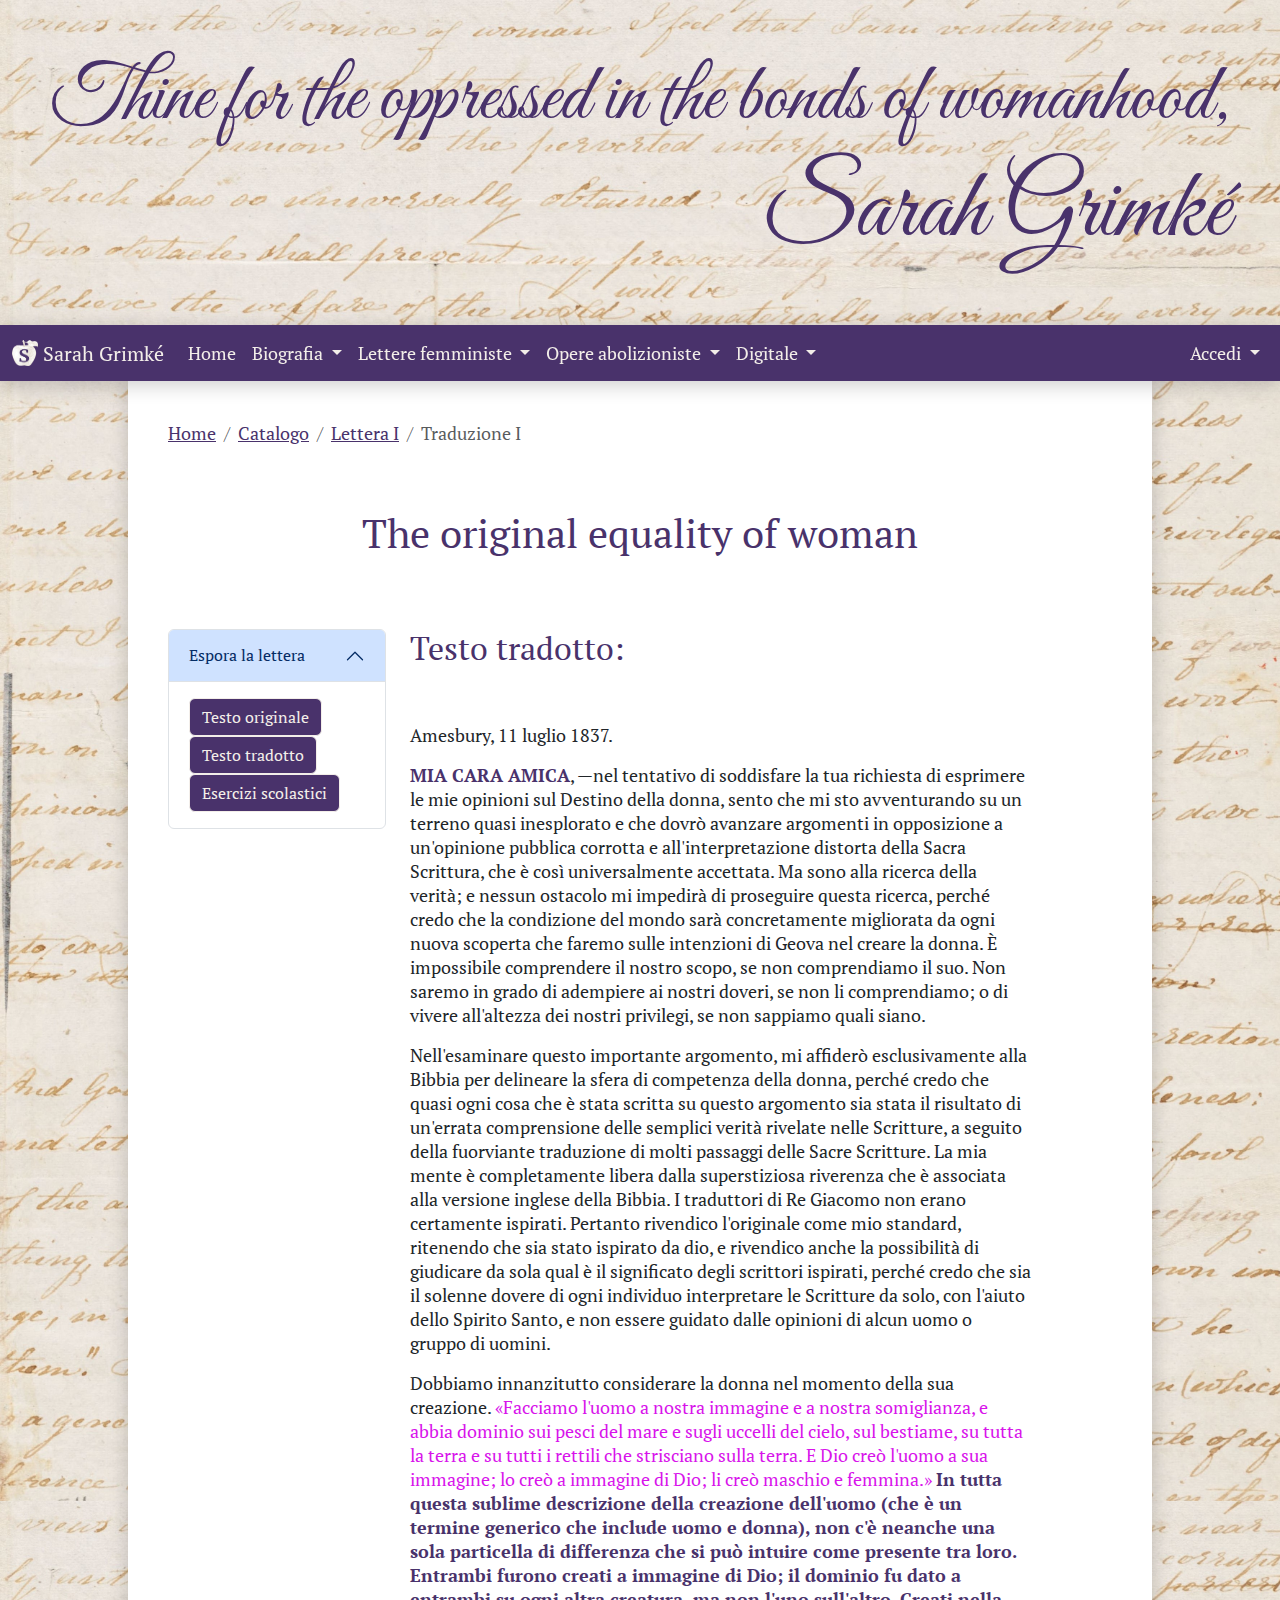
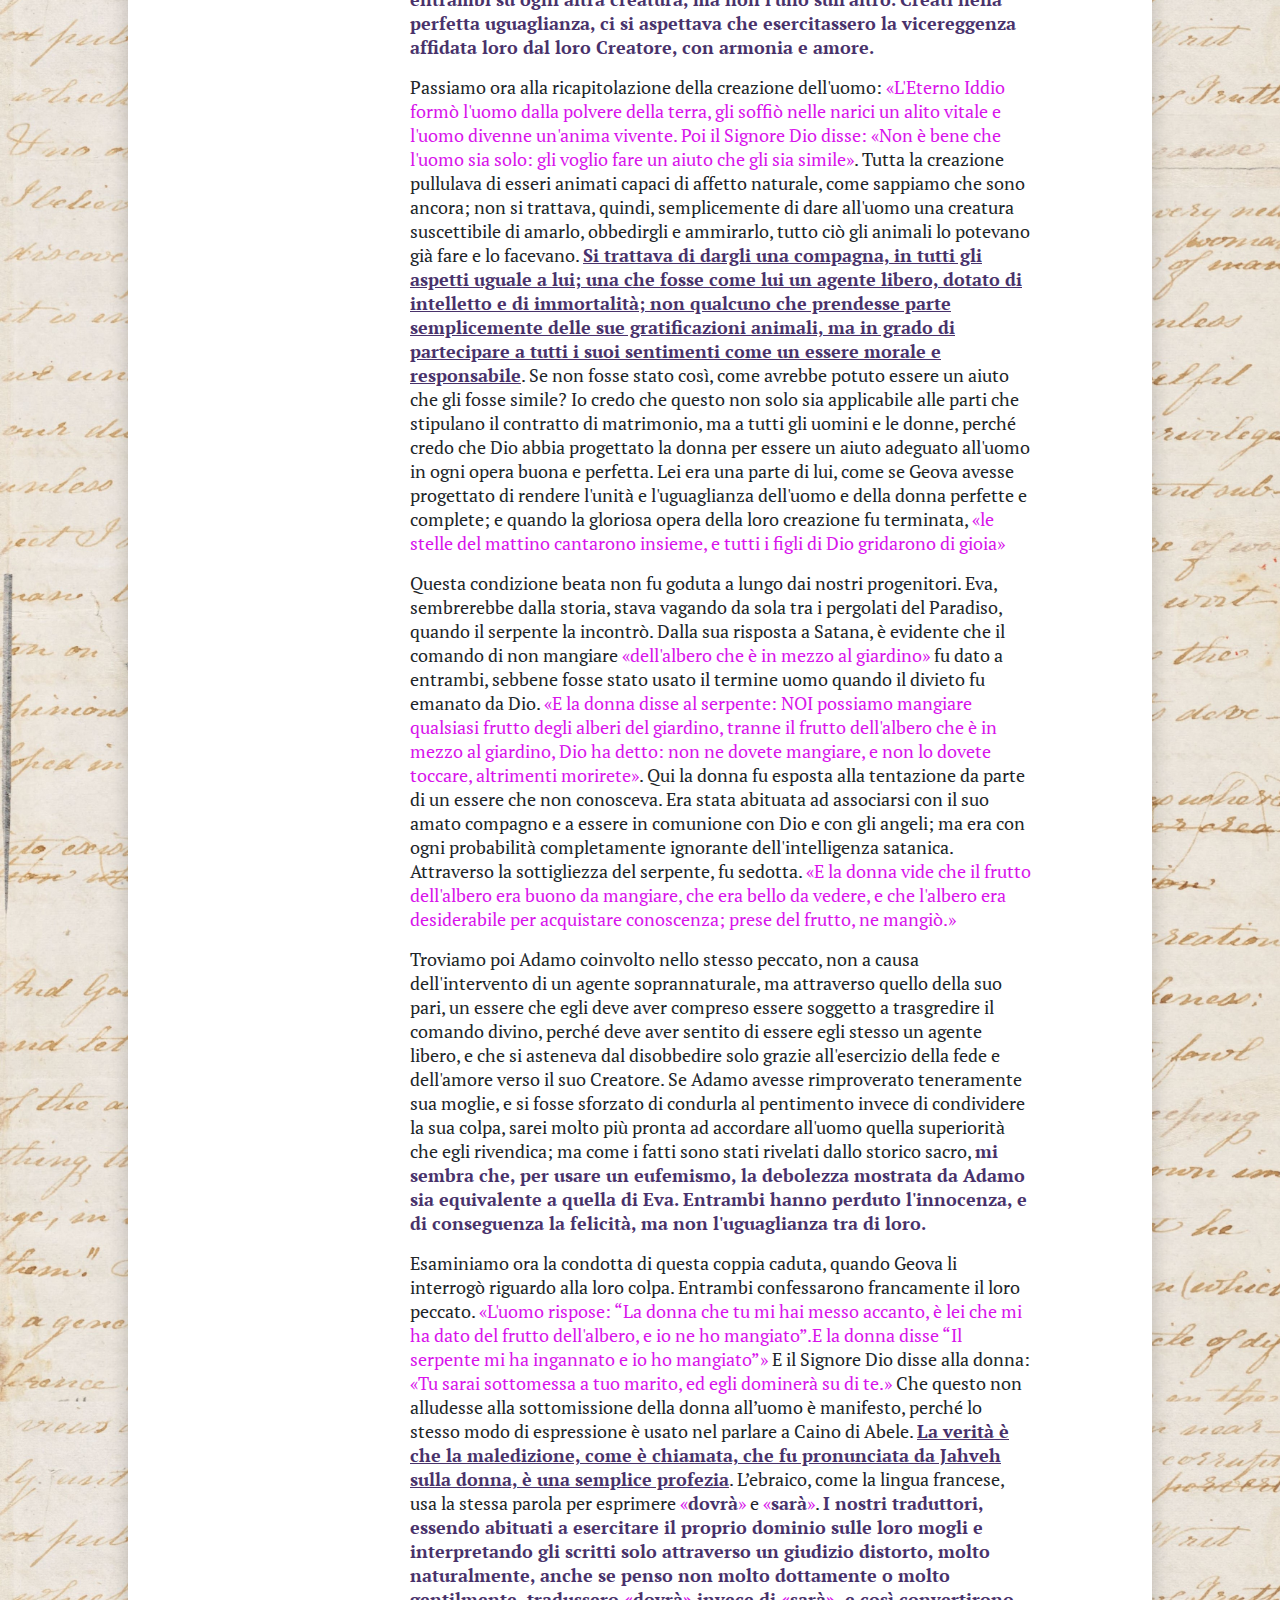
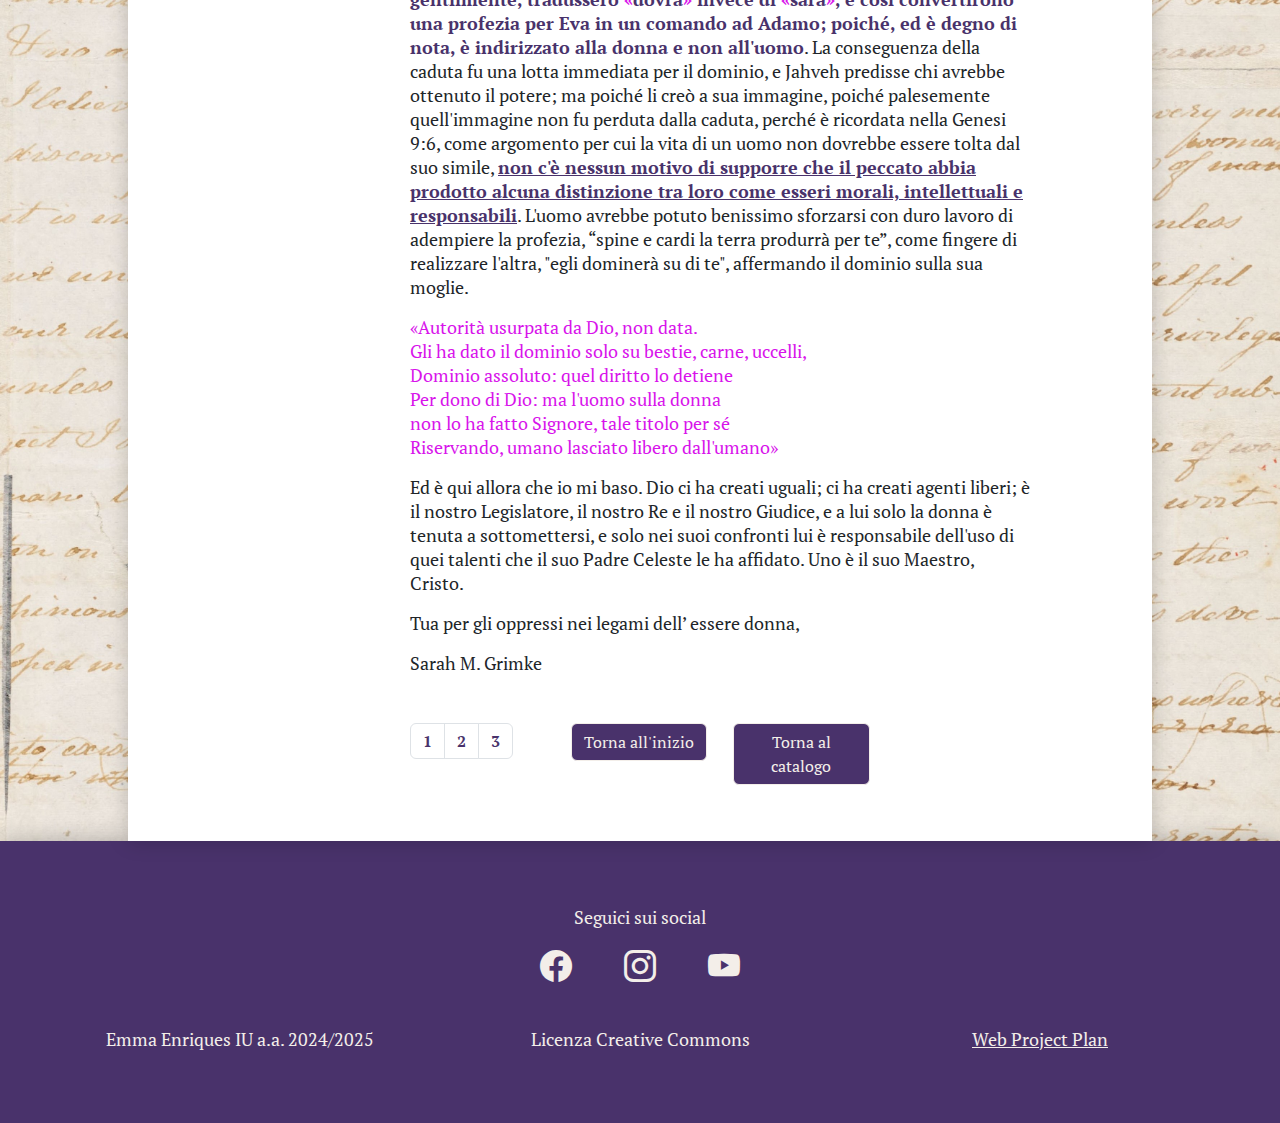
<file: lettera_1_1.html>
<!doctype html>
<html lang="it">
  <head>
    <meta charset="utf-8">
    <meta name="viewport" content="width=device-width, initial-scale=1">
    
    <!-- Font -->
    <link rel="preconnect" href="https://fonts.googleapis.com">
    <link rel="preconnect" href="https://fonts.gstatic.com" crossorigin>
    <link href="https://fonts.googleapis.com/css2?family=Great+Vibes&family=PT+Serif:ital,wght@0,400;0,700;1,400;1,700&display=swap" rel="stylesheet">
    <!-- Bootstrap css -->
    <link rel="stylesheet" href="bootstrap/css/bootstrap.min.css"/>
    
    <!-- CSS Custom -->
    <link rel="stylesheet" type="text/css" href="css/costum.css"/>
    
    <!-- CSS icons Bootstrap -->
    <link rel="stylesheet" href="https://cdn.jsdelivr.net/npm/bootstrap-icons@1.11.3/font/bootstrap-icons.min.css">

    <!-- Bootstrap JavaScript -->
    <script src="bootstrap/js/bootstrap.bundle.min.js"></script>



    <!-- favicon -->
    <link rel="apple-touch-icon" sizes="180x180" href="favicon2/apple-touch-icon.png">
    <link rel="icon" type="image/png" sizes="32x32" href="favicon2/favicon-32x32.png">
    <link rel="icon" type="image/png" sizes="16x16" href="favicon2/favicon-16x16.png">
    <link rel="manifest" href="favicon2/site.webmanifest">



    <!-- Descrizione DublinCore -->
    <META name="DC.Title" content="Progetto Sarah Grimké"/>
    <META name="DC.Creator" content="Emma Enriques"/>
    <META name="DC.Subject" content="Sarah Grimké, biografia e opere"/>
    <META name="DC.Description" content="Un catalogo delle Lettere sull’uguaglianza dei sessi, con pagine di approfodimento relatice all'autrice ed al altre sue opere"/>
    <META name="DC.Publisher" content="Github Pages"/>
    <META name="DC.Date" content="07/03/2025"/>
    <META name="DC.Type" content="Catalogo web"/>
    <META name="DC.Format" content="Sito web"/>
    <META name="DC.Language" content="It"/>
    
    <!-- Sezione del Titolo -->
    <title>Esercizi Lettera I</title>
    
  </head>
  <body>
      <!-- Testata del sito-->
    <header>
     <h2 class="text-end costum-h2">Thine for the oppressed in the bonds of womanhood,</h2>
     <h1 class="text-end costum-h1">Sarah Grimké</h1>
    </header>
      
  

    <!-- Navigazione Principale -->
    <nav class="navbar navbar-expand-lg bg-primary sticky-top costum-navbar"> <!--per colore navbar-->
      <div class="container-fluid">
        <a class="navbar-brand" href="index.html">
          <img src="jpg/Soggetto.png" alt="Logo" width="26" height="26" class="d-inline-block align-text-top">
          Sarah Grimké
        </a>
        <button class="navbar-toggler" type="button" data-bs-toggle="collapse" data-bs-target="#navbarSupportedContent" aria-controls="navbarSupportedContent" aria-expanded="false" aria-label="Toggle navigation">
          <span class="navbar-toggler-icon"></span>
        </button>
        <div class="collapse navbar-collapse" id="navbarSupportedContent">
          <ul class="navbar-nav me-auto mb-2 mb-lg-0">
            <li class="nav-item">
              <a class="nav-link" aria-current="page" href="index.html">Home</a>
            </li>
             
            <li class="nav-item dropdown costum-dropdown"> <!--per colore dropdown-->
              <a class="nav-link dropdown-toggle" href="#" role="button" data-bs-toggle="dropdown" aria-expanded="false">
                Biografia
              </a>
              <ul class="dropdown-menu">
                <li><a class="dropdown-item" href="biografia.html">Mappa</a></li>
                <li><hr class="dropdown-divider"></li>
                <li><a class="dropdown-item" href="#">Infanzia nella piantagione</a></li>
                <li><hr class="dropdown-divider"></li>
                <li><a class="dropdown-item" href="biografia.html">Chiesa quacchera</a></li>
                <li><hr class="dropdown-divider"></li>
                <li><a class="dropdown-item" href="#">Attivismo politico</a></li>
                <li><hr class="dropdown-divider"></li>
                <li><a class="dropdown-item" href="#">Vecchiaia</a></li>
              </ul>
            </li>

            <li class="nav-item dropdown costum-dropdown"> <!--per colore dropdown-->
              <a class="nav-link dropdown-toggle" href="#" role="button" data-bs-toggle="dropdown" aria-expanded="false">
                Lettere femministe
              </a>
              <ul class="dropdown-menu">
                <li><a class="dropdown-item" href="introduzione_lettere.html">Introduzione all'opera</a></li>
                <li><hr class="dropdown-divider"></li>
                <li><a class="dropdown-item" href="catalogo.html">Catalogo</a></li>
                <li><hr class="dropdown-divider"></li>
                <li><a class="dropdown-item" href="temi.html">Temi</a></li>
              </ul>
            </li>

            <li class="nav-item dropdown costum-dropdown"> <!--per colore dropdown-->
              <a class="nav-link dropdown-toggle" href="#" role="button" data-bs-toggle="dropdown" aria-expanded="false">
                Opere abolizioniste
              </a>
              <ul class="dropdown-menu">
                <li><a class="dropdown-item" href="clergy.html">Clergy of the Southern States</a></li>
                <li><hr class="dropdown-divider"></li>
                <li><a class="dropdown-item" href="slavery.html">American Slavery as It Is</a></li>
              </ul>
            </li>


            <li class="nav-item dropdown costum-dropdown"> <!--per colore dropdown-->
            <a class="nav-link dropdown-toggle" href="#" role="button" data-bs-toggle="dropdown" aria-expanded="false">
              Digitale
            </a>
            <ul class="dropdown-menu">
              <li><a class="dropdown-item" href="#">Video</a></li>
              <li><hr class="dropdown-divider"></li>
              <li><a class="dropdown-item" href="#">Audio</a></li>
              <li><hr class="dropdown-divider"></li>
              <li><a class="dropdown-item" href="#">Link ad articoli universitari</a></li>
              <li><hr class="dropdown-divider"></li>
              <li><a class="dropdown-item" href="#">Pdf libri di approfondimento</a></li>
            </ul>
            </li>
          </ul>
          <!-- per spostare accedi a destra-->
          <ul class="navbar-nav ms-auto mb-2 mb-lg-0">
            <li class="nav-item dropdown costum-dropdown"> <!--per colore dropdown-->
              <a class="nav-link dropdown-toggle" href="#" role="button" data-bs-toggle="dropdown" aria-expanded="false">
                Accedi
              </a>
              <ul class="dropdown-menu">
                <li><a class="dropdown-item" href="#">Studente</a></li>
                <li><hr class="dropdown-divider"></li>
                <li><a class="dropdown-item" href="#">Insegnate</a></li>
              </ul>
            </li>
          </ul>  
        </li> 
        </div>
      </div>
    </nav>
    
    <main>  
      <!-- per creare la sezione centrale e centrarla nella pagina -->
      <nav class="centrare">
        <div class="contenitore">

          <!-- Breadcrumbs -->
          <nav aria-label="breadcrumb">
            <ol class="breadcrumb">
              <li class="breadcrumb-item"><a href="index.html" class="link-main">Home</a></li>
              <li class="breadcrumb-item"><a href="catalogo.html" class="link-main">Catalogo</a></li>
              <li class="breadcrumb-item"><a href="lettera_1.html" class="link-main">Lettera I</a></li>
              <li class="breadcrumb-item active" aria-current="page">Traduzione I</li>
            </ol>
          </nav>


          <h1 class="text-center py-5">The original equality of woman</h1>

          <!--Testo tradotto-->
          <div class="row">
            <div class="col-md-3 py-3">
              <!--menù a tendina per spostarsi nella lettera-->
              <div class="accordion" id="accordionExample">
                <div class="accordion-item">
                  <h2 class="accordion-header">
                    <button class="accordion-button" type="button" data-bs-toggle="collapse" data-bs-target="#collapse2" aria-expanded="true" aria-controls="collapse2">
                      Espora la lettera
                    </button>
                  </h2>
                  <div id="collapse2" class="accordion-collapse collapse show" data-bs-parent="#accordionExample">
                    <div class="accordion-body">
                      <a href="lettera_1.html" class="btn btn-primary">Testo originale</a>
                      <a href="#traduzione" class="btn btn-primary">Testo tradotto</a>
                      <a href="lettera_1_2.html" class="btn btn-primary">Esercizi scolastici</a>
                    </div>
                  </div>
                </div>
              </div>
            </div>
            <div class="col-md-8 py-3">  
              <h2 id="traduzione">Testo tradotto:</h2>
              <p class="pt-5">Amesbury, 11 luglio 1837.</p>
              <p><strong>MIA CARA AMICA</strong>, —nel tentativo di soddisfare la tua richiesta di esprimere le mie opinioni sul Destino della donna, sento che mi sto avventurando su un terreno quasi inesplorato e che dovrò avanzare argomenti in opposizione a un'opinione pubblica corrotta e all'interpretazione distorta della Sacra Scrittura, che è così universalmente accettata. Ma sono alla ricerca della verità; e nessun ostacolo mi impedirà di proseguire questa ricerca, perché credo che la condizione del mondo sarà concretamente migliorata da ogni nuova scoperta che faremo sulle intenzioni di Geova nel creare la donna. È impossibile comprendere il nostro scopo, se non comprendiamo il suo. Non saremo in grado di adempiere ai nostri doveri, se non li comprendiamo; o di vivere all'altezza dei nostri privilegi, se non sappiamo quali siano.</p>
              <p>Nell'esaminare questo importante argomento, mi affiderò esclusivamente alla Bibbia per delineare la sfera di competenza della donna, perché credo che quasi ogni cosa che è stata scritta su questo argomento sia stata il risultato di un'errata comprensione delle semplici verità rivelate nelle Scritture, a seguito della fuorviante traduzione di molti passaggi delle Sacre Scritture. La mia mente è completamente libera dalla superstiziosa riverenza che è associata alla versione inglese della Bibbia. I traduttori di Re Giacomo non erano certamente ispirati. Pertanto rivendico l'originale come mio standard, ritenendo che sia stato ispirato da dio, e rivendico anche la possibilità di giudicare da sola qual è il significato degli scrittori ispirati, perché credo che sia il solenne dovere di ogni individuo interpretare le Scritture da solo, con l'aiuto dello Spirito Santo, e non essere guidato dalle opinioni di alcun uomo o gruppo di uomini.</p>
              <p>Dobbiamo innanzitutto considerare la donna nel momento della sua creazione. <q>Facciamo l'uomo a nostra immagine e a nostra somiglianza, e abbia dominio sui pesci del mare e sugli uccelli del cielo, sul bestiame, su tutta la terra e su tutti i rettili che strisciano sulla terra. E Dio creò l'uomo a sua immagine; lo creò a immagine di Dio; li creò maschio e femmina.</q> <strong>In tutta questa sublime descrizione della creazione dell'uomo (che è un termine generico che include uomo e donna), non c'è neanche una sola particella di differenza che si può intuire come presente tra loro. Entrambi furono creati a immagine di Dio; il dominio fu dato a entrambi su ogni altra creatura, ma non l'uno sull'altro. Creati nella perfetta uguaglianza, ci si aspettava che esercitassero la vicereggenza affidata loro dal loro Creatore, con armonia e amore.</strong></p>
              <p>Passiamo ora alla ricapitolazione della creazione dell'uomo: <q>L'Eterno Iddio formò l'uomo dalla polvere della terra, gli soffiò nelle narici un alito vitale e l'uomo divenne un'anima vivente. Poi il Signore Dio disse: «Non è bene che l'uomo sia solo: gli voglio fare un aiuto che gli sia simile</q>. Tutta la creazione pullulava di esseri animati capaci di affetto naturale, come sappiamo che sono ancora; non si trattava, quindi, semplicemente di dare all'uomo una creatura suscettibile di amarlo, obbedirgli e ammirarlo, tutto ciò gli animali lo potevano già fare e lo facevano. <a id="trad4" href="lettera_1_2.html#domanda4" class="link-main" title="traduzione citazione per domanda 4"><b>Si trattava di dargli una compagna, in tutti gli aspetti uguale a lui; una che fosse come lui un agente libero, dotato di intelletto e di immortalità; non qualcuno che prendesse parte semplicemente delle sue gratificazioni animali, ma in grado di partecipare a tutti i suoi sentimenti come un essere morale e responsabile</b></a>. Se non fosse stato così, come avrebbe potuto essere un aiuto che gli fosse simile? Io credo che questo non solo sia applicabile alle parti che stipulano il contratto di matrimonio, ma a tutti gli uomini e le donne, perché credo che Dio abbia progettato la donna per essere un aiuto adeguato all'uomo in ogni opera buona e perfetta. Lei era una parte di lui, come se Geova avesse progettato di rendere l'unità e l'uguaglianza dell'uomo e della donna perfette e complete; e quando la gloriosa opera della loro creazione fu terminata, <q>le stelle del mattino cantarono insieme, e tutti i figli di Dio gridarono di gioia</q></p>
              <p>Questa condizione beata non fu goduta a lungo dai nostri progenitori. Eva, sembrerebbe dalla storia, stava vagando da sola tra i pergolati del Paradiso, quando il serpente la incontrò. Dalla sua risposta a Satana, è evidente che il comando di non mangiare <q>dell'albero che è in mezzo al giardino</q> fu dato a entrambi, sebbene fosse stato usato il termine uomo quando il divieto fu emanato da Dio. <q>E la donna disse al serpente: NOI possiamo mangiare qualsiasi frutto degli alberi del giardino, tranne il frutto dell'albero che è in mezzo al giardino, Dio ha detto: non ne dovete mangiare, e non lo dovete toccare, altrimenti morirete</q>. Qui la donna fu esposta alla tentazione da parte di un essere che non conosceva. Era stata abituata ad associarsi con il suo amato compagno e a essere in comunione con Dio e con gli angeli; ma era con ogni probabilità completamente ignorante dell'intelligenza satanica. Attraverso la sottigliezza del serpente, fu sedotta. <q>E la donna vide che il frutto dell'albero era buono da mangiare, che era bello da vedere, e che l'albero era desiderabile per acquistare conoscenza; prese del frutto, ne mangiò.</q></p>
              <p>Troviamo poi Adamo coinvolto nello stesso peccato, non a causa dell'intervento di un agente soprannaturale, ma attraverso quello della suo pari, un essere che egli deve aver compreso essere soggetto a trasgredire il comando divino, perché deve aver sentito di essere egli stesso un agente libero, e che si asteneva dal disobbedire solo grazie all'esercizio della fede e dell'amore verso il suo Creatore. Se Adamo avesse rimproverato teneramente sua moglie, e si fosse sforzato di condurla al pentimento invece di condividere la sua colpa, sarei molto più pronta ad accordare all'uomo quella superiorità che egli rivendica; ma come i fatti sono stati rivelati dallo storico sacro, <strong>mi sembra che, per usare un eufemismo, la debolezza mostrata da Adamo sia equivalente a quella di Eva. Entrambi hanno perduto l'innocenza, e di conseguenza la felicità, ma non l'uguaglianza tra di loro.</strong></p>
              <p>Esaminiamo ora la condotta di questa coppia caduta, quando Geova li interrogò riguardo alla loro colpa. Entrambi confessarono francamente il loro peccato. <q>L'uomo rispose: <q>La donna che tu mi hai messo accanto, è lei che mi ha dato del frutto dell'albero, e io ne ho mangiato</q>.E la donna disse <q>Il serpente mi ha ingannato e io ho mangiato</q></q> E il Signore Dio disse alla donna: <q>Tu sarai sottomessa a tuo marito, ed egli dominerà su di te.</q> Che questo non alludesse alla sottomissione della donna all’uomo è manifesto, perché lo stesso modo di espressione è usato nel parlare a Caino di Abele. <a id="trad9" href="lettera_1_2.html#domanda9" class="link-main" title="Traduzione della citazione per domanda 8"><b>La verità è che la maledizione, come è chiamata, che fu pronunciata da Jahveh sulla donna, è una semplice profezia</b></a>. L’ebraico, come la lingua francese, usa la stessa parola per esprimere <q><strong>dovrà</strong></q> e <q><strong>sarà</strong></q>. <strong>I nostri traduttori, essendo abituati a esercitare il proprio dominio sulle loro mogli e interpretando gli scritti solo attraverso un giudizio distorto, molto naturalmente, anche se penso non molto dottamente o molto gentilmente, tradussero <q><strong>dovrà</strong></q> invece di <q><strong>sarà</strong></q>, e così convertirono una profezia per Eva in un comando ad Adamo; poiché, ed è degno di nota, è indirizzato alla donna e non all'uomo</strong>.
              La conseguenza della caduta fu una lotta immediata per il dominio, e Jahveh predisse chi avrebbe ottenuto il potere; ma poiché li creò a sua immagine, poiché palesemente quell'immagine non fu perduta dalla caduta, perché è ricordata nella Genesi 9:6, come argomento per cui la vita di un uomo non dovrebbe essere tolta dal suo simile, <a id="trad10" href="lettera_1_2.html#domanda10" class="link-main" title="traduzione citazione per domanda 10"><b>non c'è nessun motivo di supporre che il peccato abbia prodotto alcuna distinzione tra loro come esseri morali, intellettuali e responsabili</b></a>. L'uomo avrebbe potuto benissimo sforzarsi con duro lavoro di adempiere la profezia, “spine e cardi la terra produrrà per te”, come fingere di realizzare l'altra, "egli dominerà su di te", affermando il dominio sulla sua moglie.
              </p>
              <p><q>Autorità usurpata da Dio, non data.<br> 
              Gli ha dato il dominio solo su bestie, carne, uccelli,<br> 
              Dominio assoluto: quel diritto lo detiene <br>
              Per dono di Dio: ma l'uomo sulla donna <br>
              non lo ha fatto Signore, tale titolo per sé <br>
              Riservando, umano lasciato libero dall'umano</q>
              </p>
              <p>Ed è qui  allora che io mi baso. Dio ci ha creati uguali; ci ha creati agenti liberi; è il nostro Legislatore, il nostro Re e il nostro Giudice, e a lui solo la donna è tenuta a sottomettersi, e solo nei suoi confronti lui è responsabile dell'uso di quei talenti che il suo Padre Celeste le ha affidato. Uno è il suo Maestro, Cristo.</p> 
              <p>Tua per gli oppressi nei legami dell’ essere donna,</p> 
              <p>Sarah M. Grimke</p>

            </div>
          </div>


          <!--bottoni finali-->
          <div class="row">
            <div class="col-md-3"></div>
            <div class="col-md-2 py-3">  
              <!-- Navigazione pagine del catalogo -->    
              <nav aria-label="Page navigation example">
                <ul class="pagination">
                  <li class="page-item"><a class="page-link link-main" href="lettera_1.html"><strong>1</strong></a></li>
                  <li class="page-item"><a class="page-link link-main" href="#"><strong>2</strong></a></li>
                  <li class="page-item"><a class="page-link link-main" href="lettera_1_2.html"><strong>3</strong></a></li>
                </ul>
              </nav>
            </div>
            <div class="col-md-2 py-3">  
              <a href="#traduzione" class="btn btn-primary">Torna all'inizio</a>
            </div>
            <div class="col-md-2 py-3">  
              <a href="catalogo.html" class="btn btn-primary">Torna al catalogo</a>
            </div>
          </div>

          


        </div>
      </nav>

          

     
    </main>
    <footer>
      <!--social-->
      <section class="container-fluid">
        <div class="text-center py-4">
            <p>Seguici sui social</p>
            <a href="#" class="link-footer" title="Vai alla pagina facebook"><i class="bi bi-facebook"></i></a>
            <a href="#" class="link-footer" title="Vai alla pagina istagram"><i class="bi bi-instagram"></i></i></a>
            <a href="#" class="link-footer" title="Vai al canale youtube"><i class="bi bi-youtube"></i></a>
        </div>
        <!-- informazioni documento -->
        <div class="row">
          <div class="col-md-4 py-3">
              <p class="text-center">Emma Enriques IU a.a. 2024&#47;2025</p>
          </div>
          <div class="col-md-4 py-3">
              <p class="text-center">Licenza Creative Commons</p>
          </div>
          <div class="col-md-4 py-3">
              <p class="text-center"><a href="project.html" class="link-footer" title="Vai al web project plan">Web Project Plan</a><p>
          </div>      
        </div>
      </section>
    </footer>
  </body>
</html>
</file>
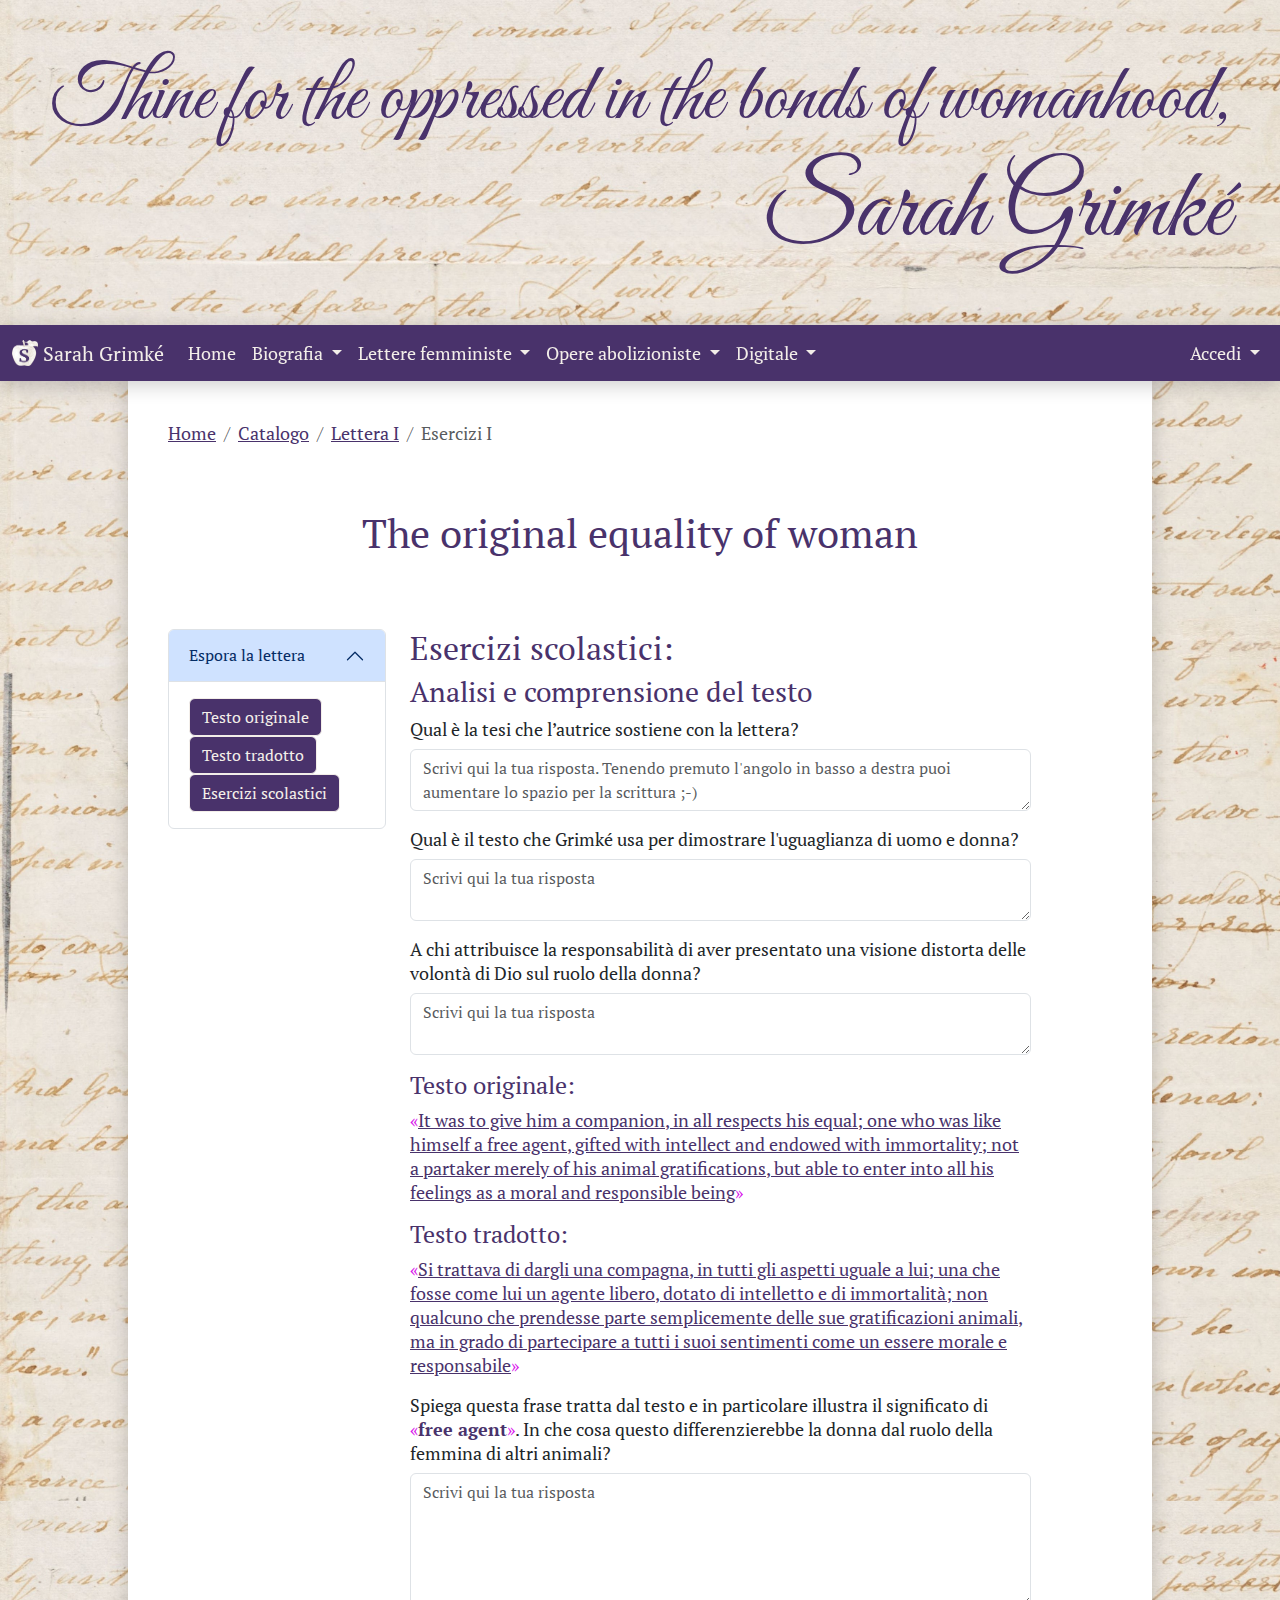
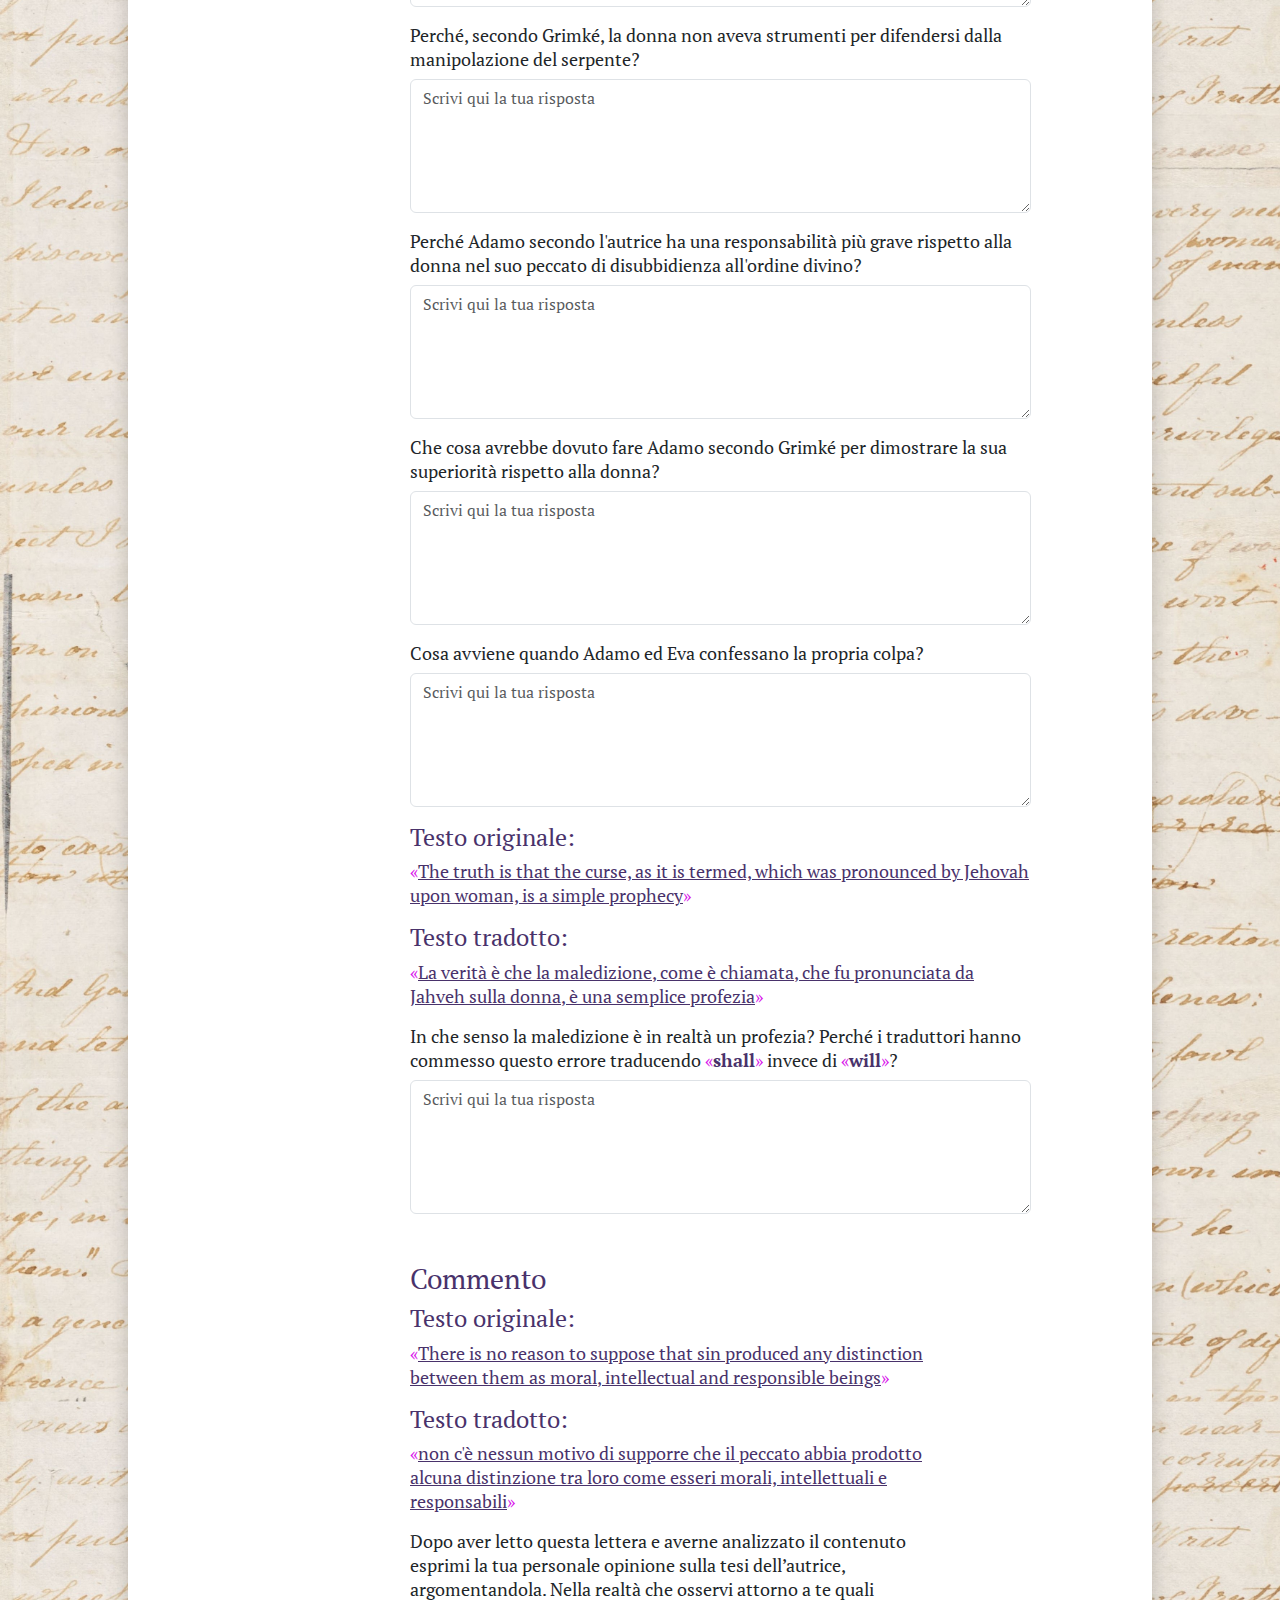
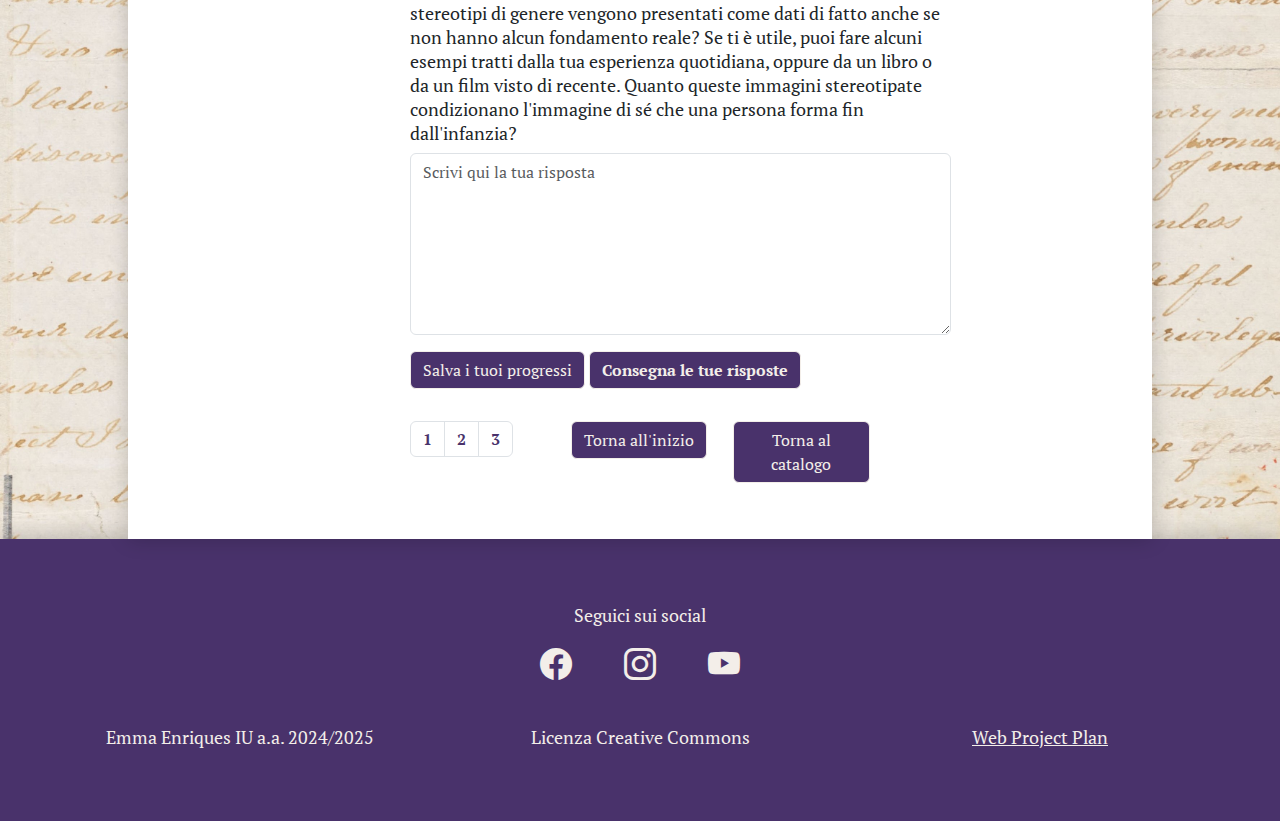
<file: lettera_1_2.html>
<!doctype html>
<html lang="it">
  <head>
    <meta charset="utf-8">
    <meta name="viewport" content="width=device-width, initial-scale=1">
    
    <!-- Font -->
    <link rel="preconnect" href="https://fonts.googleapis.com">
    <link rel="preconnect" href="https://fonts.gstatic.com" crossorigin>
    <link href="https://fonts.googleapis.com/css2?family=Great+Vibes&family=PT+Serif:ital,wght@0,400;0,700;1,400;1,700&display=swap" rel="stylesheet">
    <!-- Bootstrap css -->
    <link rel="stylesheet" href="bootstrap/css/bootstrap.min.css"/>
    
    <!-- CSS Custom -->
    <link rel="stylesheet" type="text/css" href="css/costum.css"/>
    
    <!-- CSS icons Bootstrap -->
    <link rel="stylesheet" href="https://cdn.jsdelivr.net/npm/bootstrap-icons@1.11.3/font/bootstrap-icons.min.css">

    <!-- Bootstrap JavaScript -->
    <script src="bootstrap/js/bootstrap.bundle.min.js"></script>



    <!-- favicon -->
    <link rel="apple-touch-icon" sizes="180x180" href="favicon2/apple-touch-icon.png">
    <link rel="icon" type="image/png" sizes="32x32" href="favicon2/favicon-32x32.png">
    <link rel="icon" type="image/png" sizes="16x16" href="favicon2/favicon-16x16.png">
    <link rel="manifest" href="favicon2/site.webmanifest">



    <!-- Descrizione DublinCore -->
    <META name="DC.Title" content="Progetto Sarah Grimké"/>
    <META name="DC.Creator" content="Emma Enriques"/>
    <META name="DC.Subject" content="Sarah Grimké, biografia e opere"/>
    <META name="DC.Description" content="Un catalogo delle Lettere sull’uguaglianza dei sessi, con pagine di approfodimento relatice all'autrice ed al altre sue opere"/>
    <META name="DC.Publisher" content="Github Pages"/>
    <META name="DC.Date" content="07/03/2025"/>
    <META name="DC.Type" content="Catalogo web"/>
    <META name="DC.Format" content="Sito web"/>
    <META name="DC.Language" content="It"/>
    
    <!-- Sezione del Titolo -->
    <title>Esercizi Lettera I</title>
    
  </head>
  <body>
      <!-- Testata del sito-->
    <header>
     <h2 class="text-end costum-h2">Thine for the oppressed in the bonds of womanhood,</h2>
     <h1 class="text-end costum-h1">Sarah Grimké</h1>
    </header>
      
  

    <!-- Navigazione Principale -->
    <nav class="navbar navbar-expand-lg bg-primary sticky-top costum-navbar"> <!--per colore navbar-->
      <div class="container-fluid">
        <a class="navbar-brand" href="index.html">
          <img src="jpg/Soggetto.png" alt="Logo" width="26" height="26" class="d-inline-block align-text-top">
          Sarah Grimké
        </a>
        <button class="navbar-toggler" type="button" data-bs-toggle="collapse" data-bs-target="#navbarSupportedContent" aria-controls="navbarSupportedContent" aria-expanded="false" aria-label="Toggle navigation">
          <span class="navbar-toggler-icon"></span>
        </button>
        <div class="collapse navbar-collapse" id="navbarSupportedContent">
          <ul class="navbar-nav me-auto mb-2 mb-lg-0">
            <li class="nav-item">
              <a class="nav-link" aria-current="page" href="index.html">Home</a>
            </li>
             
            <li class="nav-item dropdown costum-dropdown"> <!--per colore dropdown-->
              <a class="nav-link dropdown-toggle" href="#" role="button" data-bs-toggle="dropdown" aria-expanded="false">
                Biografia
              </a>
              <ul class="dropdown-menu">
                <li><a class="dropdown-item" href="biografia.html">Mappa</a></li>
                <li><hr class="dropdown-divider"></li>
                <li><a class="dropdown-item" href="#">Infanzia nella piantagione</a></li>
                <li><hr class="dropdown-divider"></li>
                <li><a class="dropdown-item" href="biografia.html">Chiesa quacchera</a></li>
                <li><hr class="dropdown-divider"></li>
                <li><a class="dropdown-item" href="#">Attivismo politico</a></li>
                <li><hr class="dropdown-divider"></li>
                <li><a class="dropdown-item" href="#">Vecchiaia</a></li>
              </ul>
            </li>

            <li class="nav-item dropdown costum-dropdown"> <!--per colore dropdown-->
              <a class="nav-link dropdown-toggle" href="#" role="button" data-bs-toggle="dropdown" aria-expanded="false">
                Lettere femministe
              </a>
              <ul class="dropdown-menu">
                <li><a class="dropdown-item" href="introduzione_lettere.html">Introduzione all'opera</a></li>
                <li><hr class="dropdown-divider"></li>
                <li><a class="dropdown-item" href="catalogo.html">Catalogo</a></li>
                <li><hr class="dropdown-divider"></li>
                <li><a class="dropdown-item" href="temi.html">Temi</a></li>
              </ul>
            </li>

            <li class="nav-item dropdown costum-dropdown"> <!--per colore dropdown-->
              <a class="nav-link dropdown-toggle" href="#" role="button" data-bs-toggle="dropdown" aria-expanded="false">
                Opere abolizioniste
              </a>
              <ul class="dropdown-menu">
                <li><a class="dropdown-item" href="clergy.html">Clergy of the Southern States</a></li>
                <li><hr class="dropdown-divider"></li>
                <li><a class="dropdown-item" href="slavery.html">American Slavery as It Is</a></li>
              </ul>
            </li>


            <li class="nav-item dropdown costum-dropdown"> <!--per colore dropdown-->
            <a class="nav-link dropdown-toggle" href="#" role="button" data-bs-toggle="dropdown" aria-expanded="false">
              Digitale
            </a>
            <ul class="dropdown-menu">
              <li><a class="dropdown-item" href="#">Video</a></li>
              <li><hr class="dropdown-divider"></li>
              <li><a class="dropdown-item" href="#">Audio</a></li>
              <li><hr class="dropdown-divider"></li>
              <li><a class="dropdown-item" href="#">Link ad articoli universitari</a></li>
              <li><hr class="dropdown-divider"></li>
              <li><a class="dropdown-item" href="#">Pdf libri di approfondimento</a></li>
            </ul>
            </li>
          </ul>
          <!-- per spostare accedi a destra-->
          <ul class="navbar-nav ms-auto mb-2 mb-lg-0">
            <li class="nav-item dropdown costum-dropdown"> <!--per colore dropdown-->
              <a class="nav-link dropdown-toggle" href="#" role="button" data-bs-toggle="dropdown" aria-expanded="false">
                Accedi
              </a>
              <ul class="dropdown-menu">
                <li><a class="dropdown-item" href="#">Studente</a></li>
                <li><hr class="dropdown-divider"></li>
                <li><a class="dropdown-item" href="#">Insegnate</a></li>
              </ul>
            </li>
          </ul>  
        </li> 
        </div>
      </div>
    </nav>
    
    <main>  
      <!-- per creare la sezione centrale e centrarla nella pagina -->
      <nav class="centrare">
        <div class="contenitore">

          <!-- Breadcrumbs -->
          <nav aria-label="breadcrumb">
            <ol class="breadcrumb">
              <li class="breadcrumb-item"><a href="index.html" class="link-main">Home</a></li>
              <li class="breadcrumb-item"><a href="catalogo.html" class="link-main">Catalogo</a></li>
              <li class="breadcrumb-item"><a href="lettera_1.html" class="link-main">Lettera I</a></li>
              <li class="breadcrumb-item active" aria-current="page">Esercizi I</li>
            </ol>
          </nav>


          <h1 class="text-center py-5">The original equality of woman</h1>

          <!--Esercizi scolastici-->
          <div class="row">
            <div class="col-md-3 py-3">
              <!--menù a tendina per spostarsi nella lettera-->
              <div class="accordion" id="accordionExample">
                <div class="accordion-item">
                  <h2 class="accordion-header">
                    <button class="accordion-button" type="button" data-bs-toggle="collapse" data-bs-target="#collapse3" aria-expanded="true" aria-controls="collapse3">
                      Espora la lettera
                    </button>
                  </h2>
                  <div id="collapse3" class="accordion-collapse collapse show" data-bs-parent="#accordionExample">
                    <div class="accordion-body">
                      <a href="lettera_1.html" class="btn btn-primary">Testo originale</a>
                      <a href="lettera_1_1.html" class="btn btn-primary">Testo tradotto</a>
                      <a href="#esercizi" class="btn btn-primary">Esercizi scolastici</a>
                    </div>
                  </div>
                </div>
              </div>
            </div>
            <div class="col-md-8 py-3">  
              <h2 id="esercizi">Esercizi scolastici:</h2>
              <h3>Analisi e comprensione del testo</h3>
              <!--form per le domande di analisi el testo-->
              <div class="mb-3">
                <label for="domanda1" class="form-label">Qual è la tesi che l’autrice sostiene con la lettera?</label>
                <textarea class="form-control" id="domanda1" rows="2" placeholder="Scrivi qui la tua risposta. Tenendo premuto l'angolo in basso a destra puoi aumentare lo spazio per la scrittura ;-)"></textarea>
              </div>
              <div class="mb-3">
                <label for="domanda2" class="form-label">Qual è il testo che Grimké usa per dimostrare l'uguaglianza di uomo e donna?</label>
                <textarea class="form-control" id="domanda2" rows="2" placeholder="Scrivi qui la tua risposta"></textarea>
              </div>
              <div class="mb-3">
                <label for="domanda3" class="form-label">A chi attribuisce la responsabilità di aver presentato una visione distorta delle volontà di Dio sul ruolo della donna?</label>
                <textarea class="form-control" id="domanda3" rows="2" placeholder="Scrivi qui la tua risposta"></textarea>
              </div>
              <h4>Testo originale:</h4>
              <p><q><a href="lettera_1.html#cit4" class="link-main" title="Citazione per domanda 4">It was to give him a companion, in all respects his equal; one who was like himself a free agent, gifted with intellect and endowed with immortality; not a partaker merely of his animal gratifications, but able to enter into all his feelings as a moral and responsible being</a></q></p>
              <h4>Testo tradotto:</h4>
              <p><q><a href="lettera_1_1.html#trad4" class="link-main" title="traduzione citazione per domanda 4">Si trattava di dargli una compagna, in tutti gli aspetti uguale a lui; una che fosse come lui un agente libero, dotato di intelletto e di immortalità; non qualcuno che prendesse parte semplicemente delle sue gratificazioni animali, ma in grado di partecipare a tutti i suoi sentimenti come un essere morale e responsabile</a></q></p>

              <div class="my-3">
                <label for="domanda4" class="form-label">Spiega questa frase tratta dal testo e in particolare illustra il significato di <q><strong>free agent</strong></q>. In che cosa questo differenzierebbe la donna dal ruolo della femmina di altri animali?</label>
                <textarea class="form-control" id="domanda4" rows="5" placeholder="Scrivi qui la tua risposta"></textarea>
              </div>
              <div class="mb-3">
                <label for="domanda5" class="form-label">Perché, secondo Grimké, la donna non aveva strumenti per difendersi dalla manipolazione del serpente?</label>
                <textarea class="form-control" id="domanda5" rows="5" placeholder="Scrivi qui la tua risposta"></textarea>
              </div>
              <div class="mb-3">
                <label for="domanda6" class="form-label">Perché Adamo secondo l'autrice ha una responsabilità più grave rispetto alla donna nel suo peccato di disubbidienza all'ordine divino?</label>
                <textarea class="form-control" id="domanda6" rows="5" placeholder="Scrivi qui la tua risposta"></textarea>
              </div>
              <div class="mb-3">
                <label for="domanda7" class="form-label">Che cosa avrebbe dovuto fare Adamo secondo Grimké per dimostrare la sua superiorità rispetto alla donna?</label>
                <textarea class="form-control" id="domanda7" rows="5" placeholder="Scrivi qui la tua risposta"></textarea>
              </div>
              <div class="mb-3">
                <label for="domanda8" class="form-label">Cosa avviene quando Adamo ed Eva confessano la propria colpa?</label>
                <textarea class="form-control" id="domanda8" rows="5" placeholder="Scrivi qui la tua risposta"></textarea>
              </div>
              <h4>Testo originale:</h4>
              <p><q><a href="lettera_1.html#cit9" class="link-main" title="Citazione per domanda 8">The truth is that the curse, as it is termed, which was pronounced by Jehovah upon woman, is a simple prophecy</a></q></p>
              <h4>Testo tradotto:</h4>
              <p><q><a href="lettera_1_1.html#trad9" class="link-main" title="Traduzione della citazione per domanda 8">La verità è che la maledizione, come è chiamata, che fu pronunciata da Jahveh sulla donna, è una semplice profezia</a></q></p>
              <div class="mb-3">
                <label for="domanda9" class="form-label">In che senso la maledizione è in realtà un profezia? Perché i traduttori hanno commesso questo errore traducendo <q><strong>shall</strong></q> invece di <q><strong>will</strong></q>?</label>
                <textarea class="form-control" id="domanda9" rows="5" placeholder="Scrivi qui la tua risposta"></textarea>
              </div>
            </div>
          </div>

        <div class="row">
          <div class="col-md-3"></div>
          <div class="col-md-7 py-3">
            <h3>Commento</h3>
            <!--form per le domande del commento-->
            <h4>Testo originale:</h4>
            <p><q><a href="lettera_1.html#cit10" class="link-main" title="Citazione per domanda 10">There is no reason to suppose that sin produced any distinction between them as moral, intellectual and responsible beings</a></q></p>
            <h4>Testo tradotto:</h4>
            <p><q><a href="lettera_1_1.html#trad10" class="link-main" title="traduzione citazione per domanda 10">non c'è nessun motivo di supporre che il peccato abbia prodotto alcuna distinzione tra loro come esseri morali, intellettuali e responsabili</a></q></p>
            <div class="mb-3">
              <label for="domanda10" class="form-label">Dopo aver letto questa lettera e averne analizzato il contenuto esprimi la tua personale opinione sulla tesi dell’autrice, argomentandola. Nella realtà che osservi attorno a te quali stereotipi di genere vengono presentati come dati di fatto anche se non hanno alcun fondamento reale?
              Se ti è utile, puoi fare alcuni esempi tratti dalla tua esperienza quotidiana, oppure da un libro o da un film visto di recente. 
              Quanto queste immagini stereotipate condizionano l'immagine di sé che una persona forma fin dall'infanzia?
              </label>
              <textarea class="form-control" id="domanda10" rows="7" placeholder="Scrivi qui la tua risposta"></textarea>
            </div>
            <button type="submit" class="btn btn-primary" title="salva quello che hai fatto fin'ora">Salva i tuoi progressi</button>
            <button type="submit" class="btn btn-primary" title="consegna le tue risposte all'insegnante"><strong class="consegna">Consegna le tue risposte</strong></button>
          </div>
        </div>



          <!--bottoni finali-->
          <div class="row">
            <div class="col-md-3"></div>
            <div class="col-md-2 py-3">  
              <!-- Navigazione pagine del catalogo -->    
              <nav aria-label="Page navigation example">
                <ul class="pagination">
                  <li class="page-item"><a class="page-link link-main" href="lettera_1.html"><strong>1</strong></a></li>
                  <li class="page-item"><a class="page-link link-main" href="lettera_1_1.html"><strong>2</strong></a></li>
                  <li class="page-item"><a class="page-link link-main" href="#esercizi"><strong>3</strong></a></li>
                </ul>
              </nav>
            </div>
            <div class="col-md-2 py-3">  
              <a href="#esercizi" class="btn btn-primary">Torna all'inizio</a>
            </div>
            <div class="col-md-2 py-3">  
              <a href="catalogo.html" class="btn btn-primary">Torna al catalogo</a>
            </div>
          </div>

          


        </div>
      </nav>

          

     
    </main>
    <footer>
      <!--social-->
      <section class="container-fluid">
        <div class="text-center py-4">
            <p>Seguici sui social</p>
            <a href="#" class="link-footer" title="Vai alla pagina facebook"><i class="bi bi-facebook"></i></a>
            <a href="#" class="link-footer" title="Vai alla pagina istagram"><i class="bi bi-instagram"></i></i></a>
            <a href="#" class="link-footer" title="Vai al canale youtube"><i class="bi bi-youtube"></i></a>
        </div>
        <!-- informazioni documento -->
        <div class="row">
          <div class="col-md-4 py-3">
              <p class="text-center">Emma Enriques IU a.a. 2024&#47;2025</p>
          </div>
          <div class="col-md-4 py-3">
              <p class="text-center">Licenza Creative Commons</p>
          </div>
          <div class="col-md-4 py-3">
              <p class="text-center"><a href="project.html" class="link-footer" title="Vai al web project plan">Web Project Plan</a><p>
          </div>      
        </div>
      </section>
    </footer>
  </body>
</html>
</file>
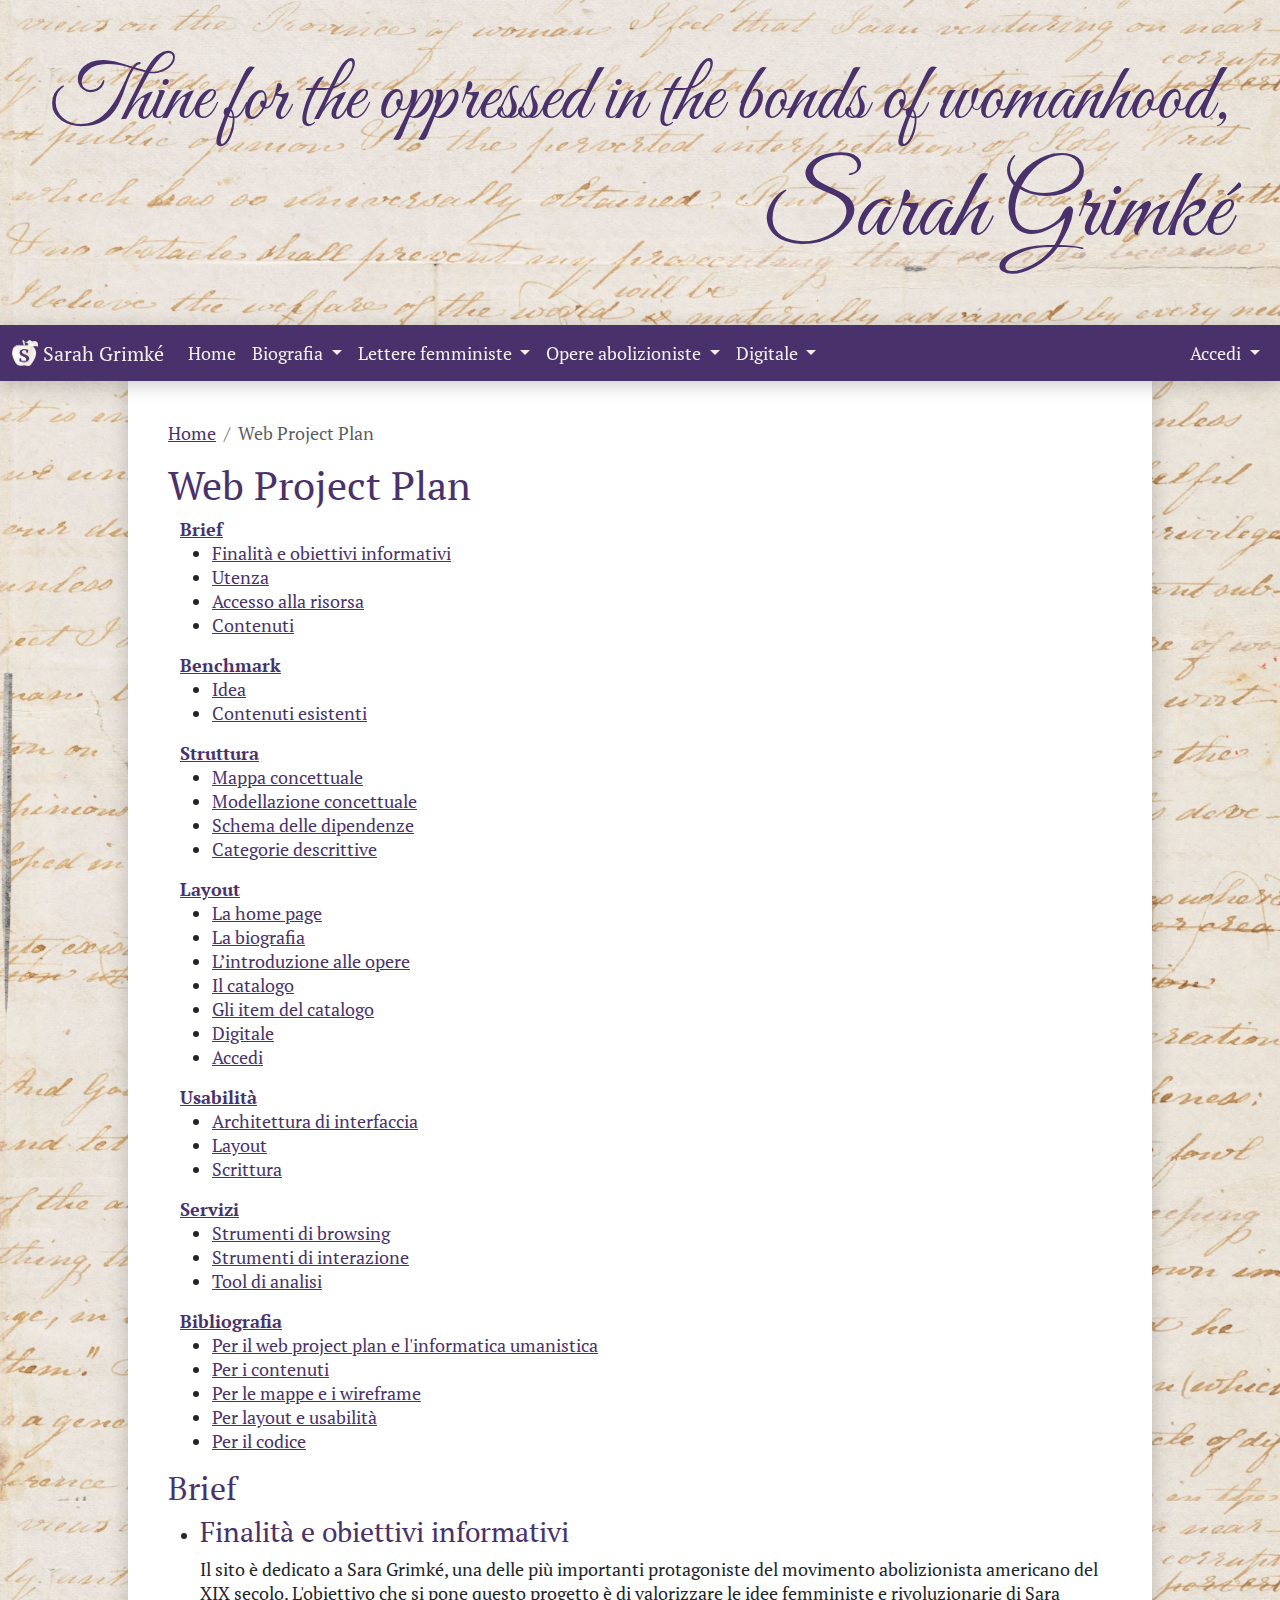
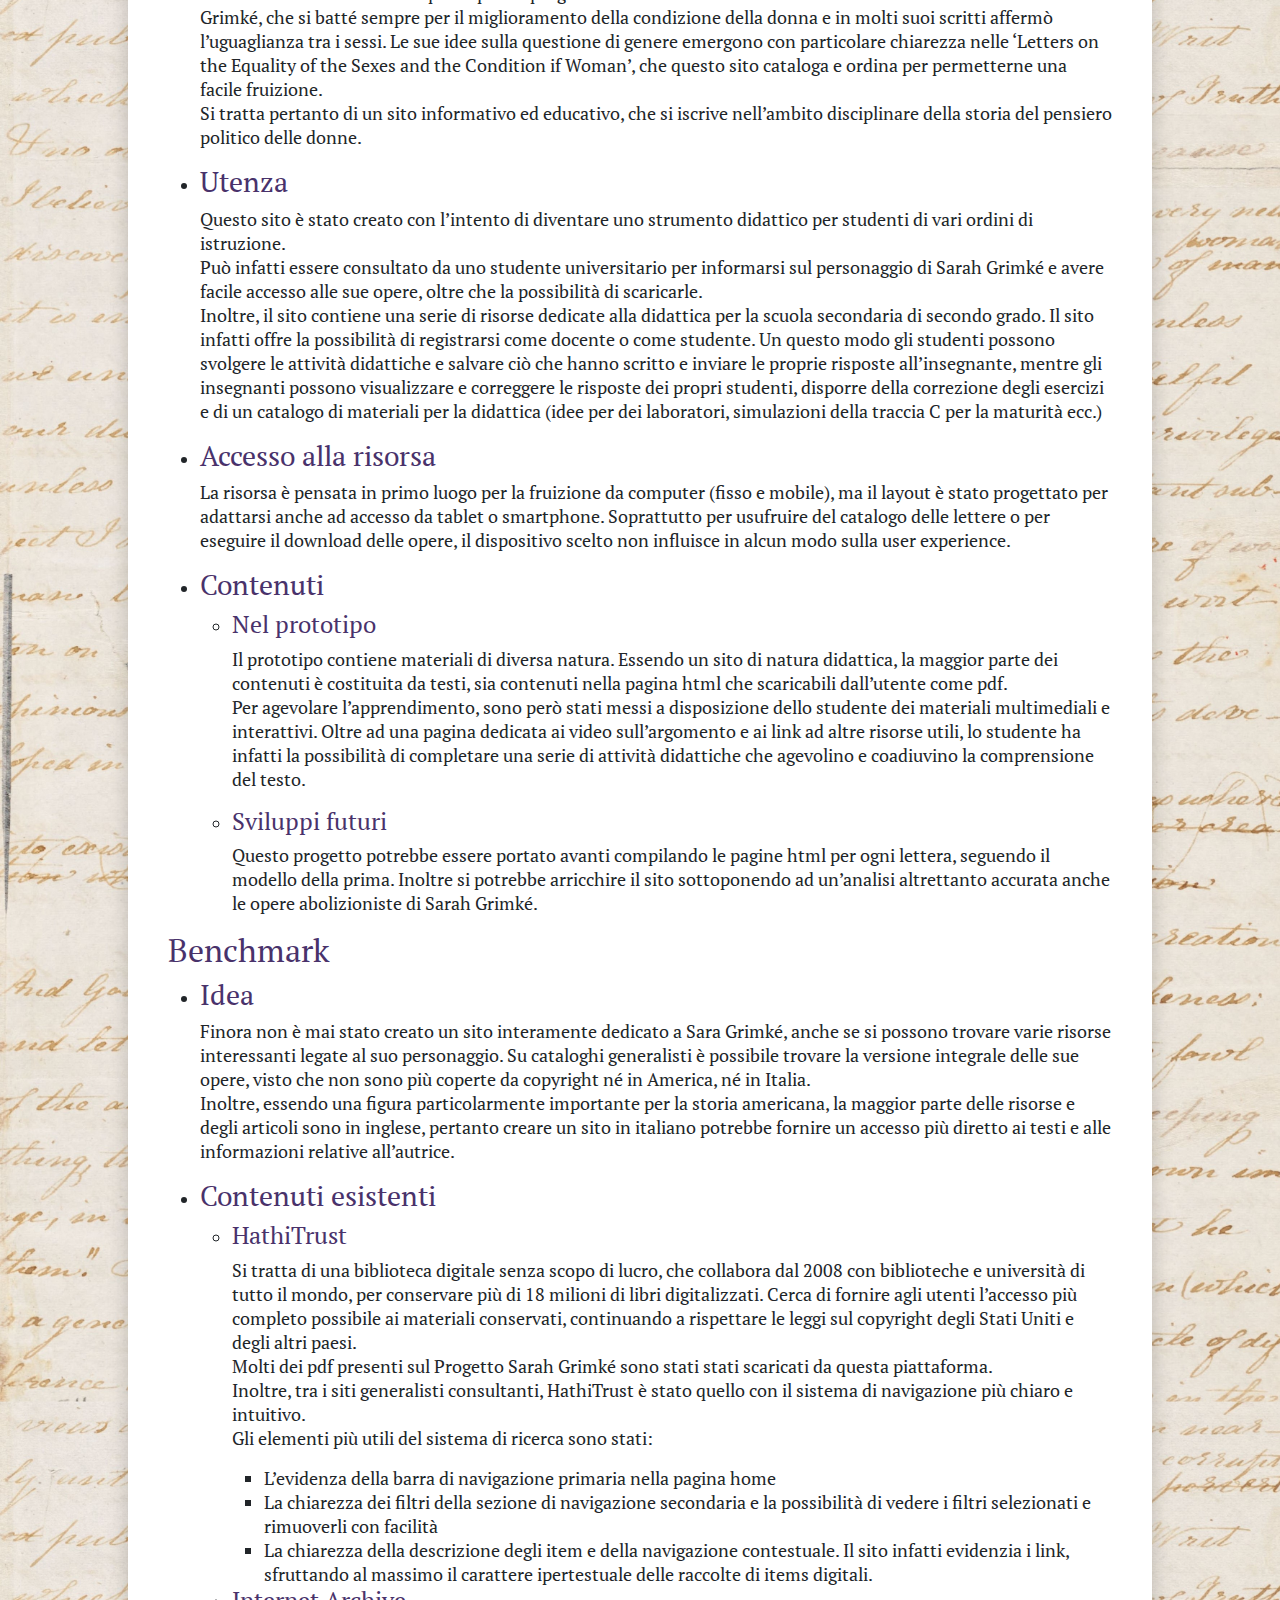
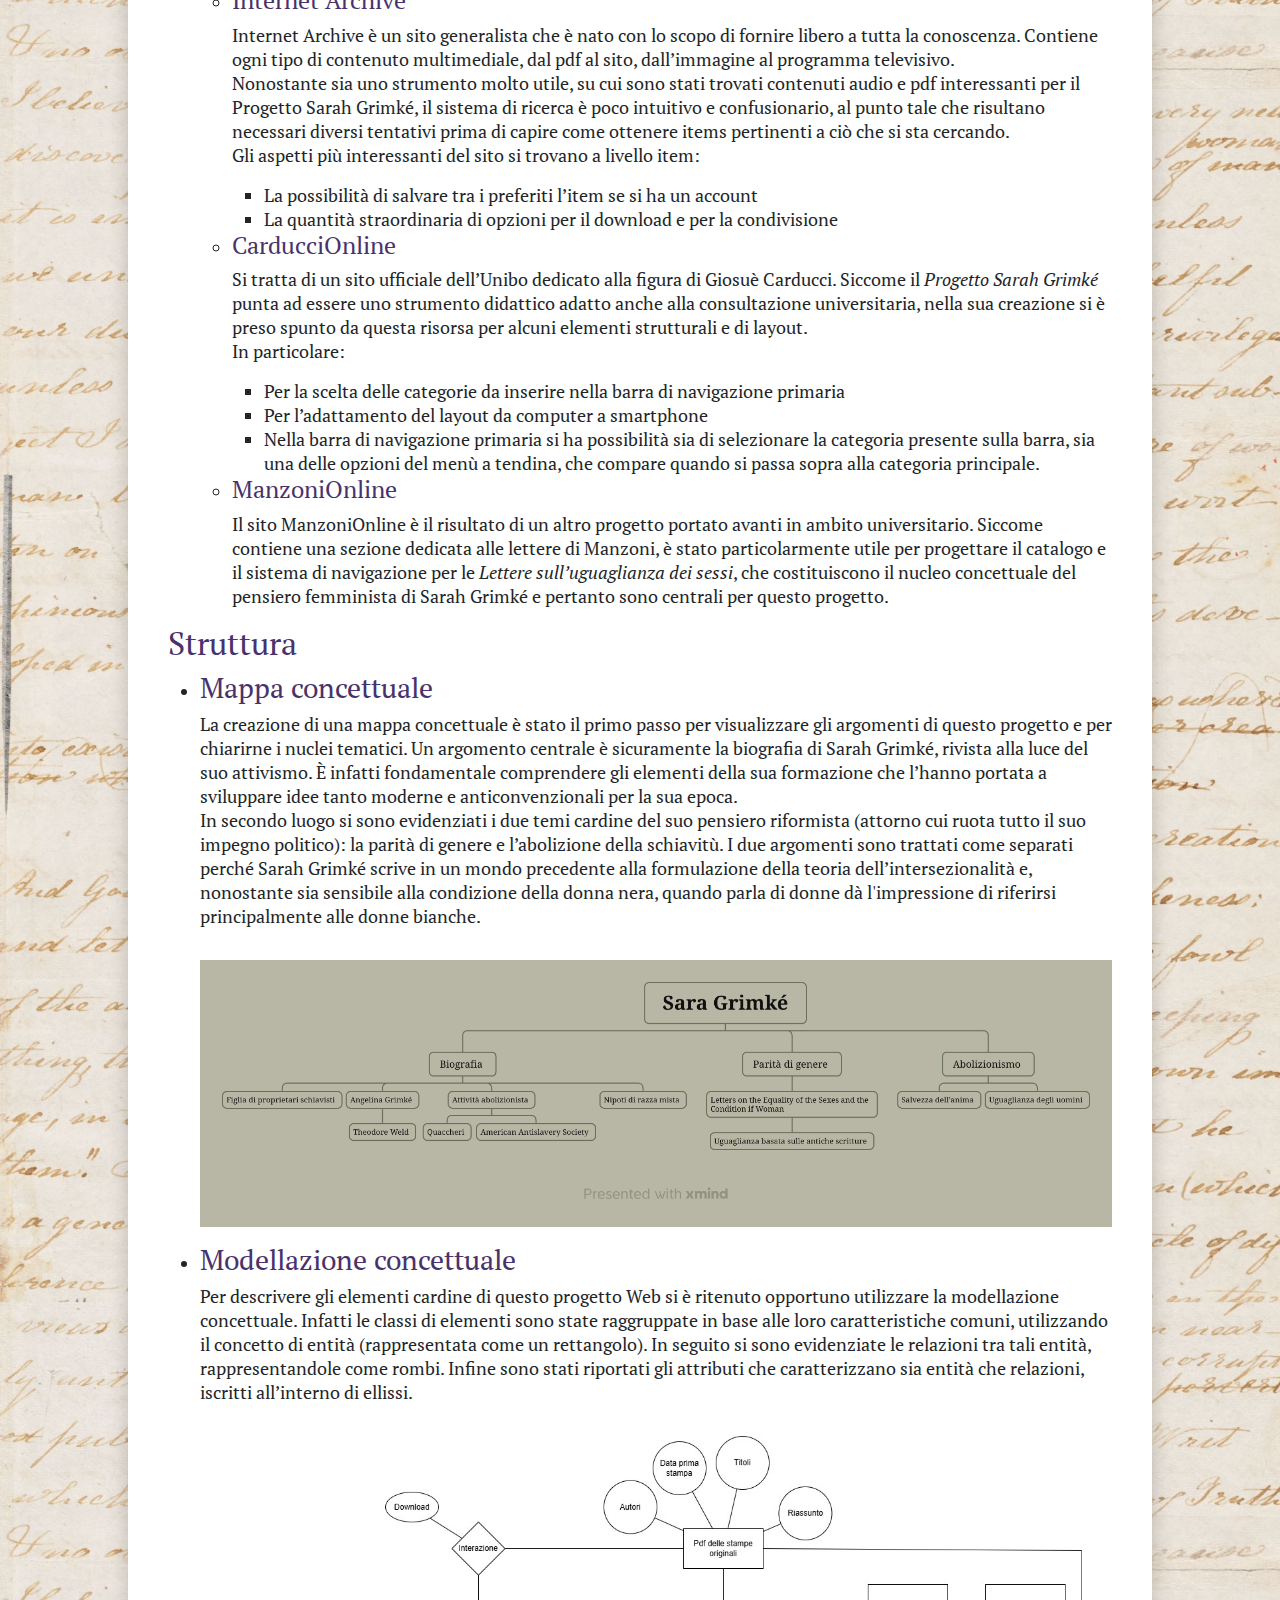
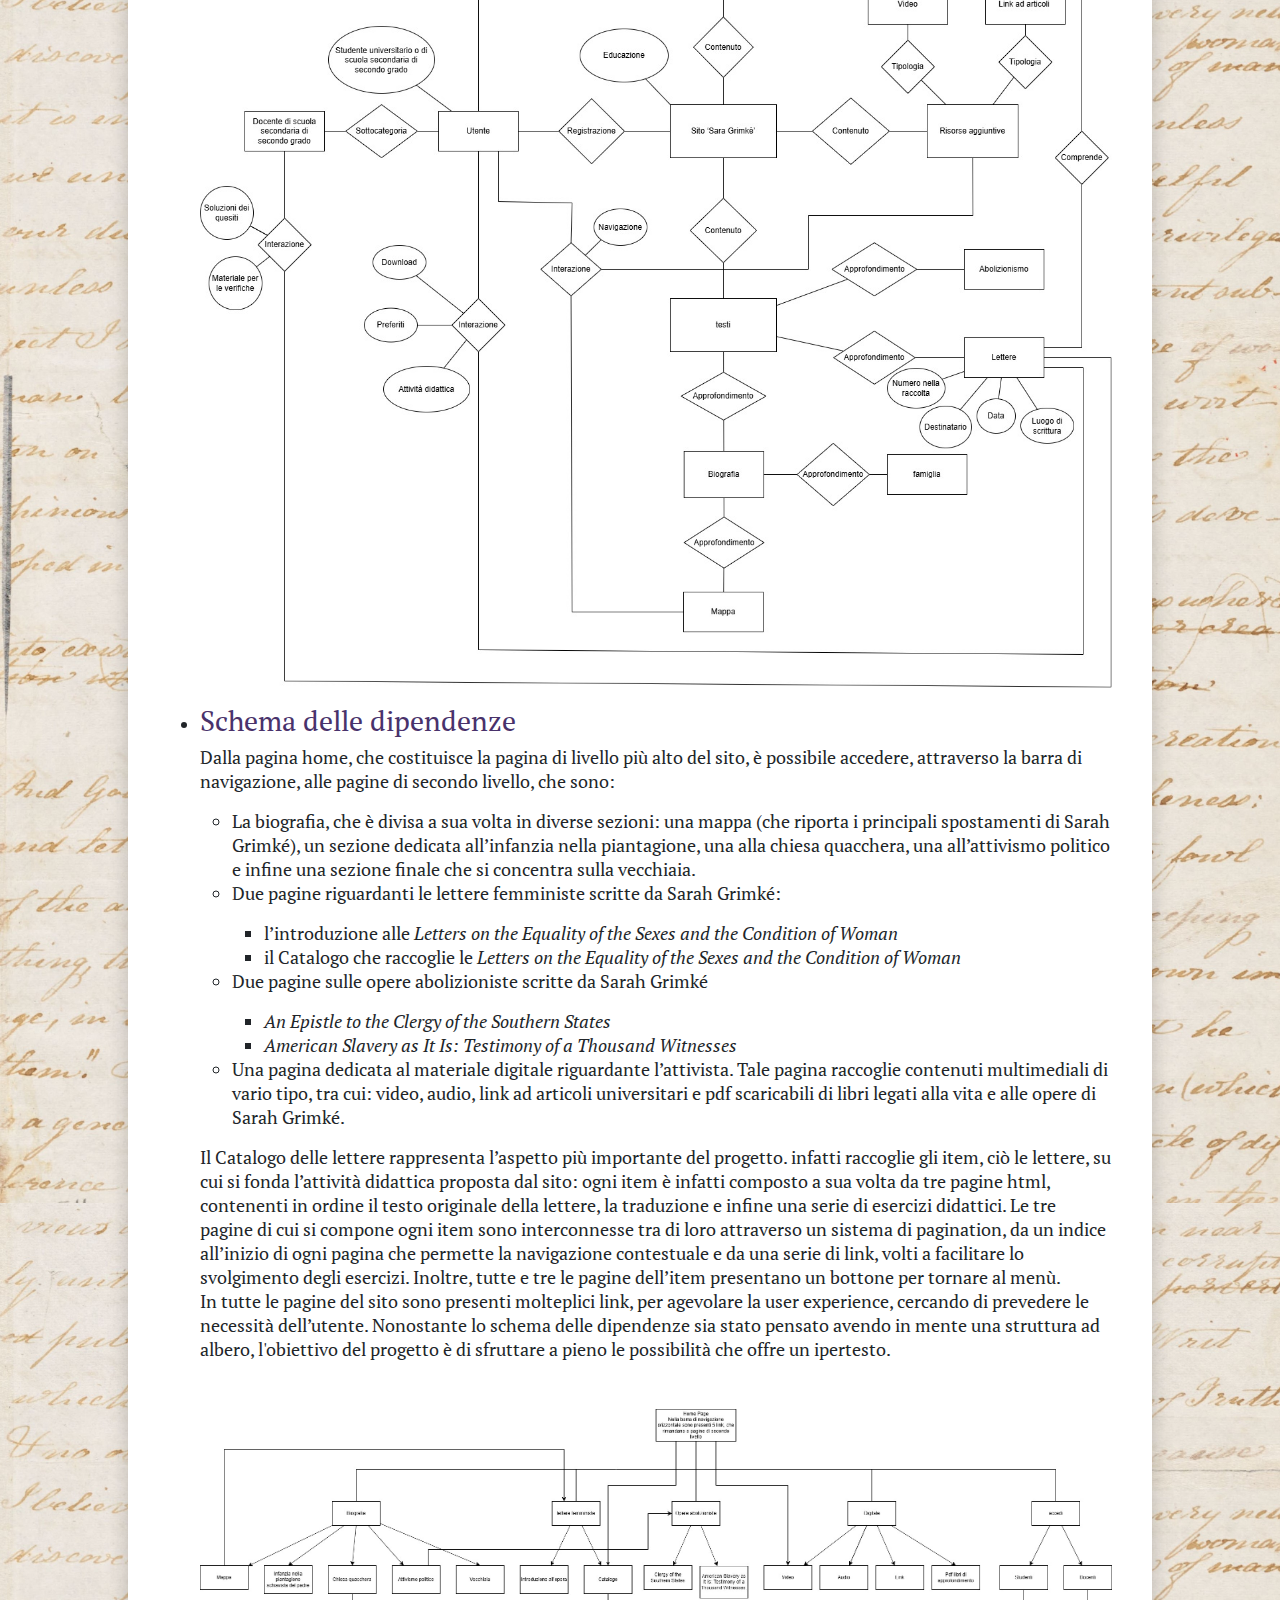
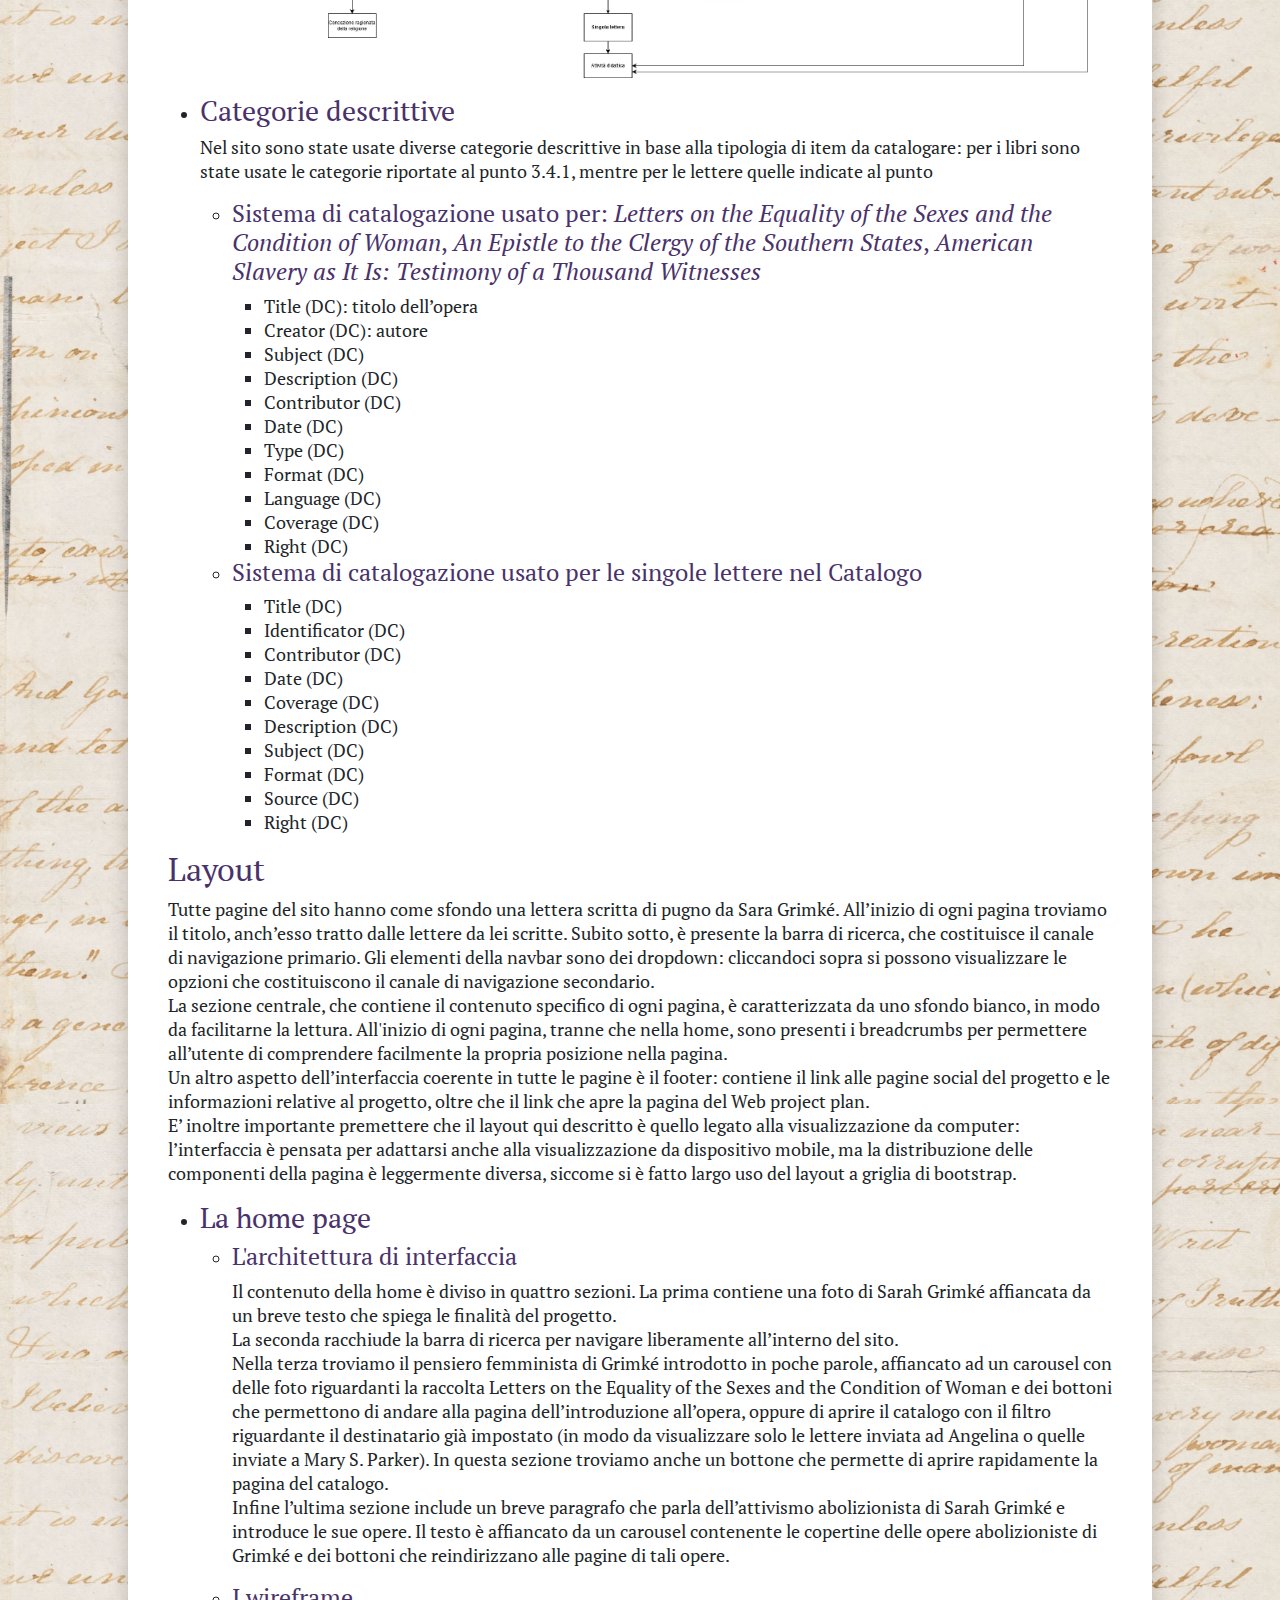
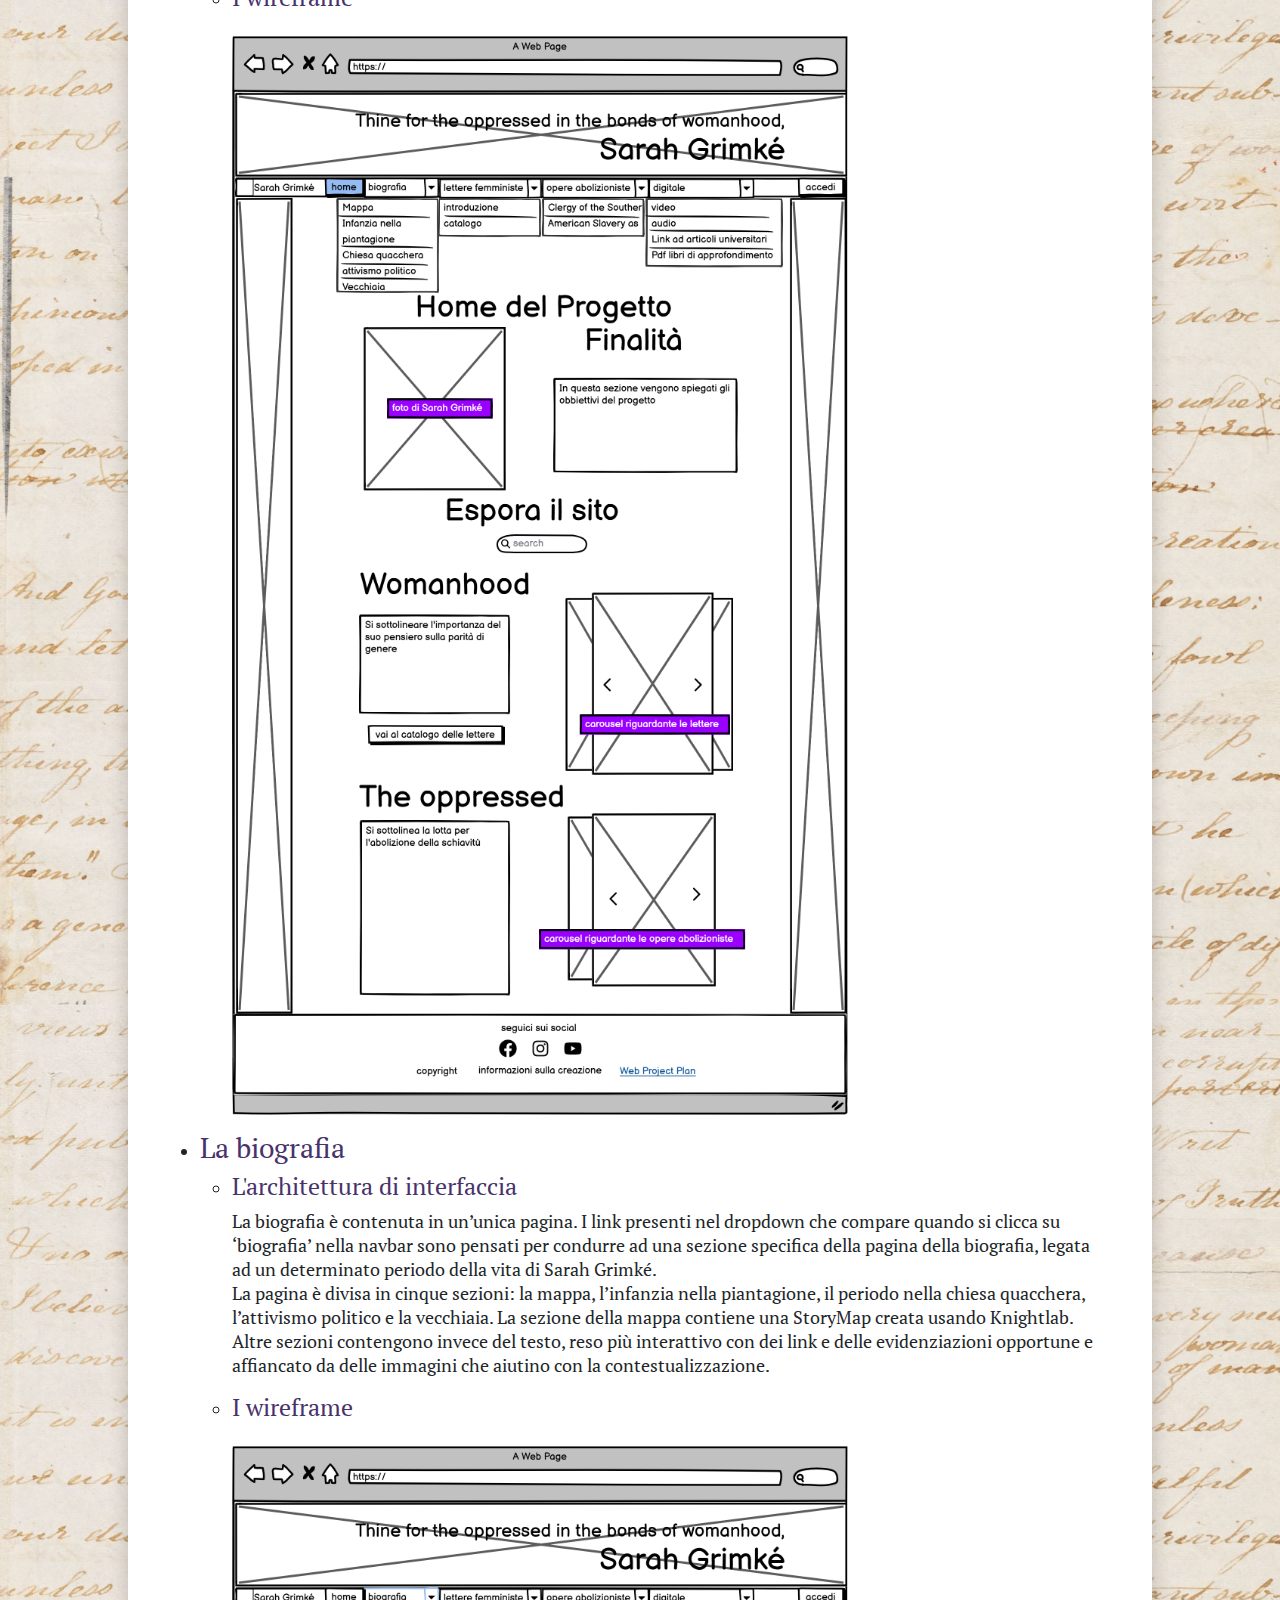
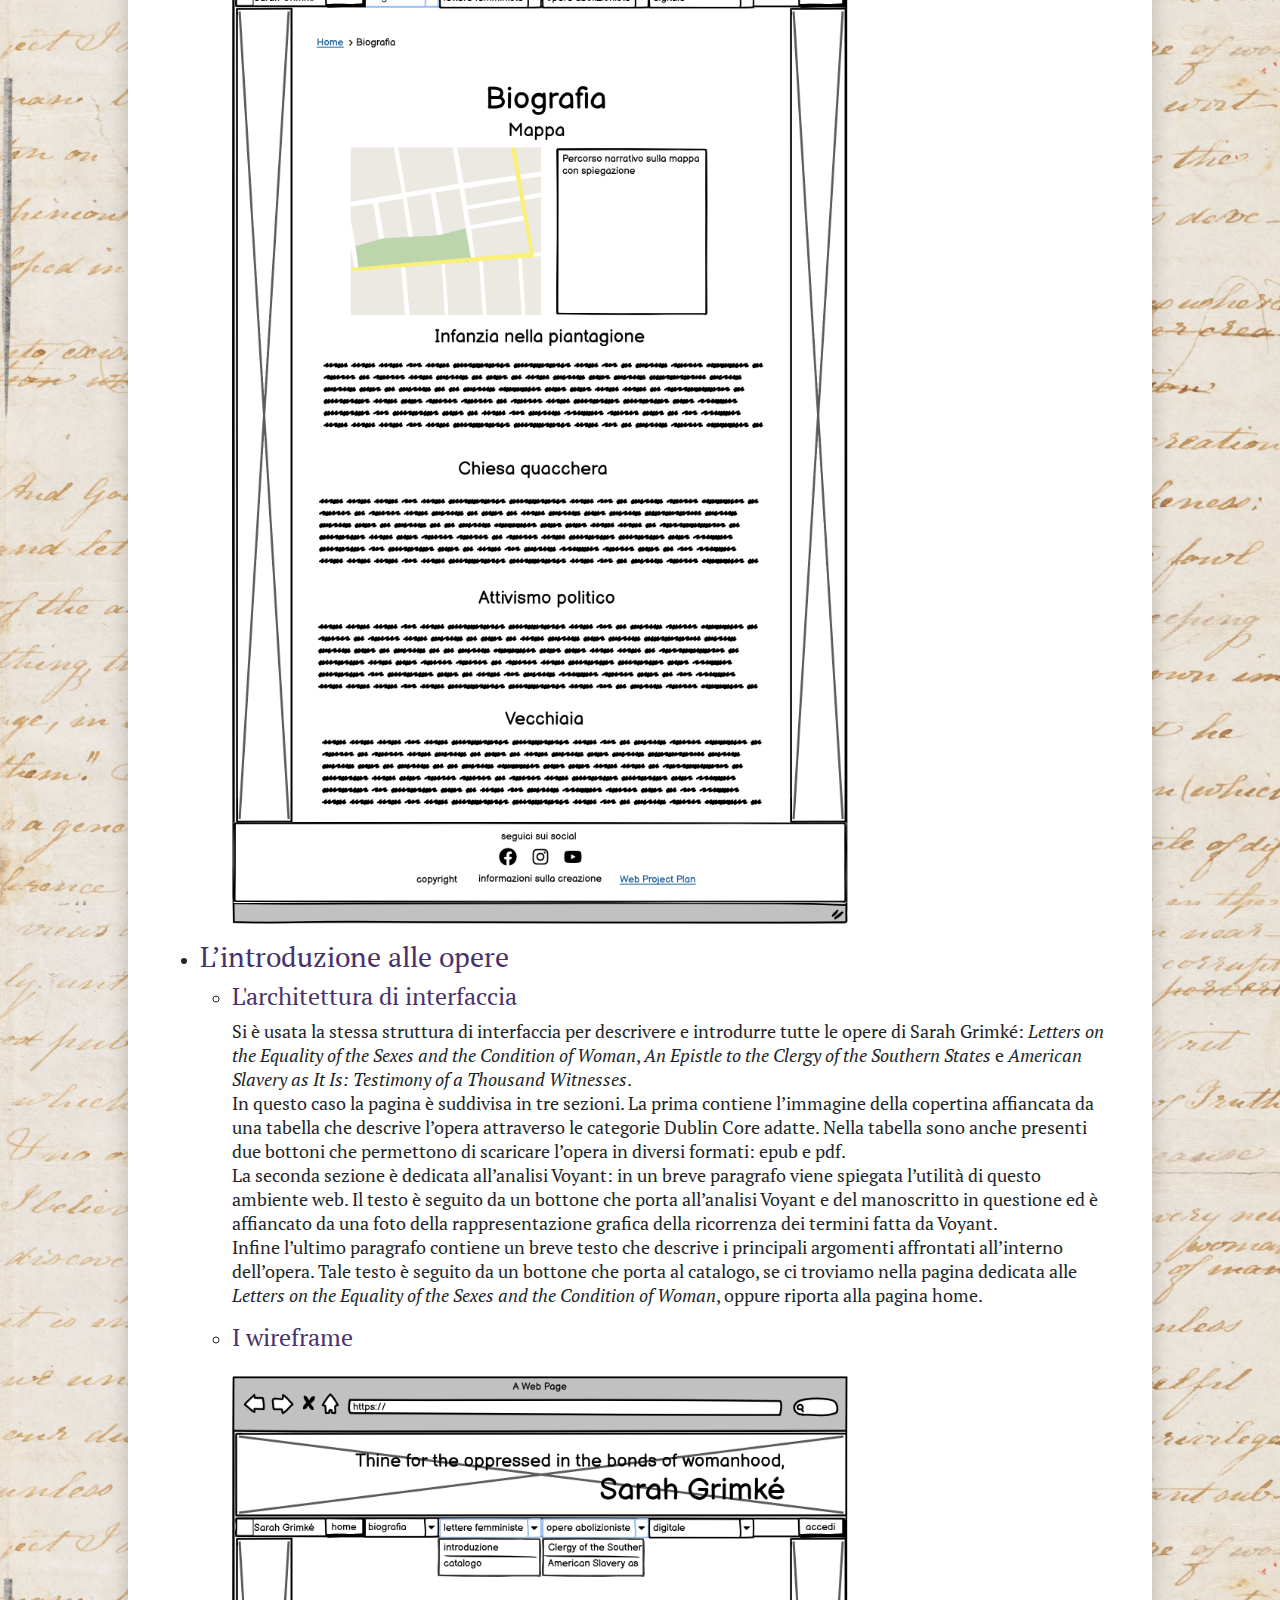
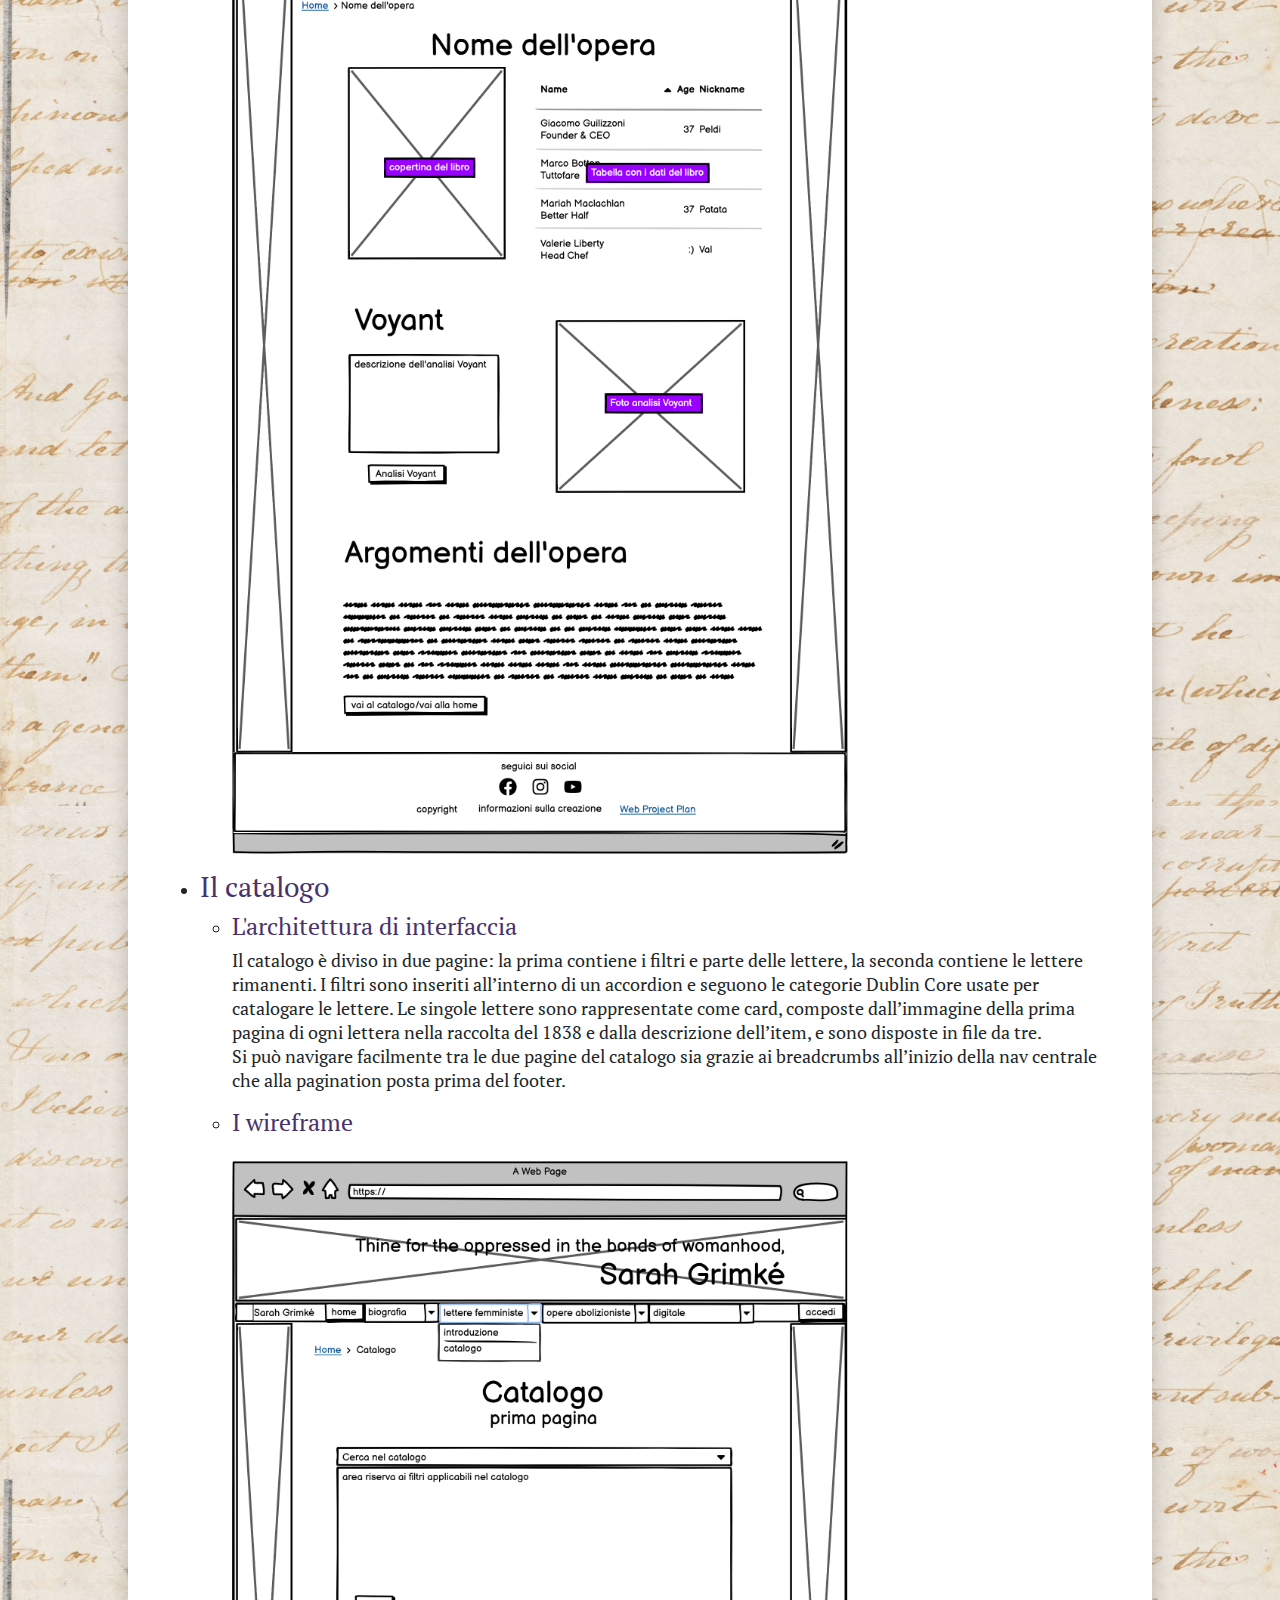
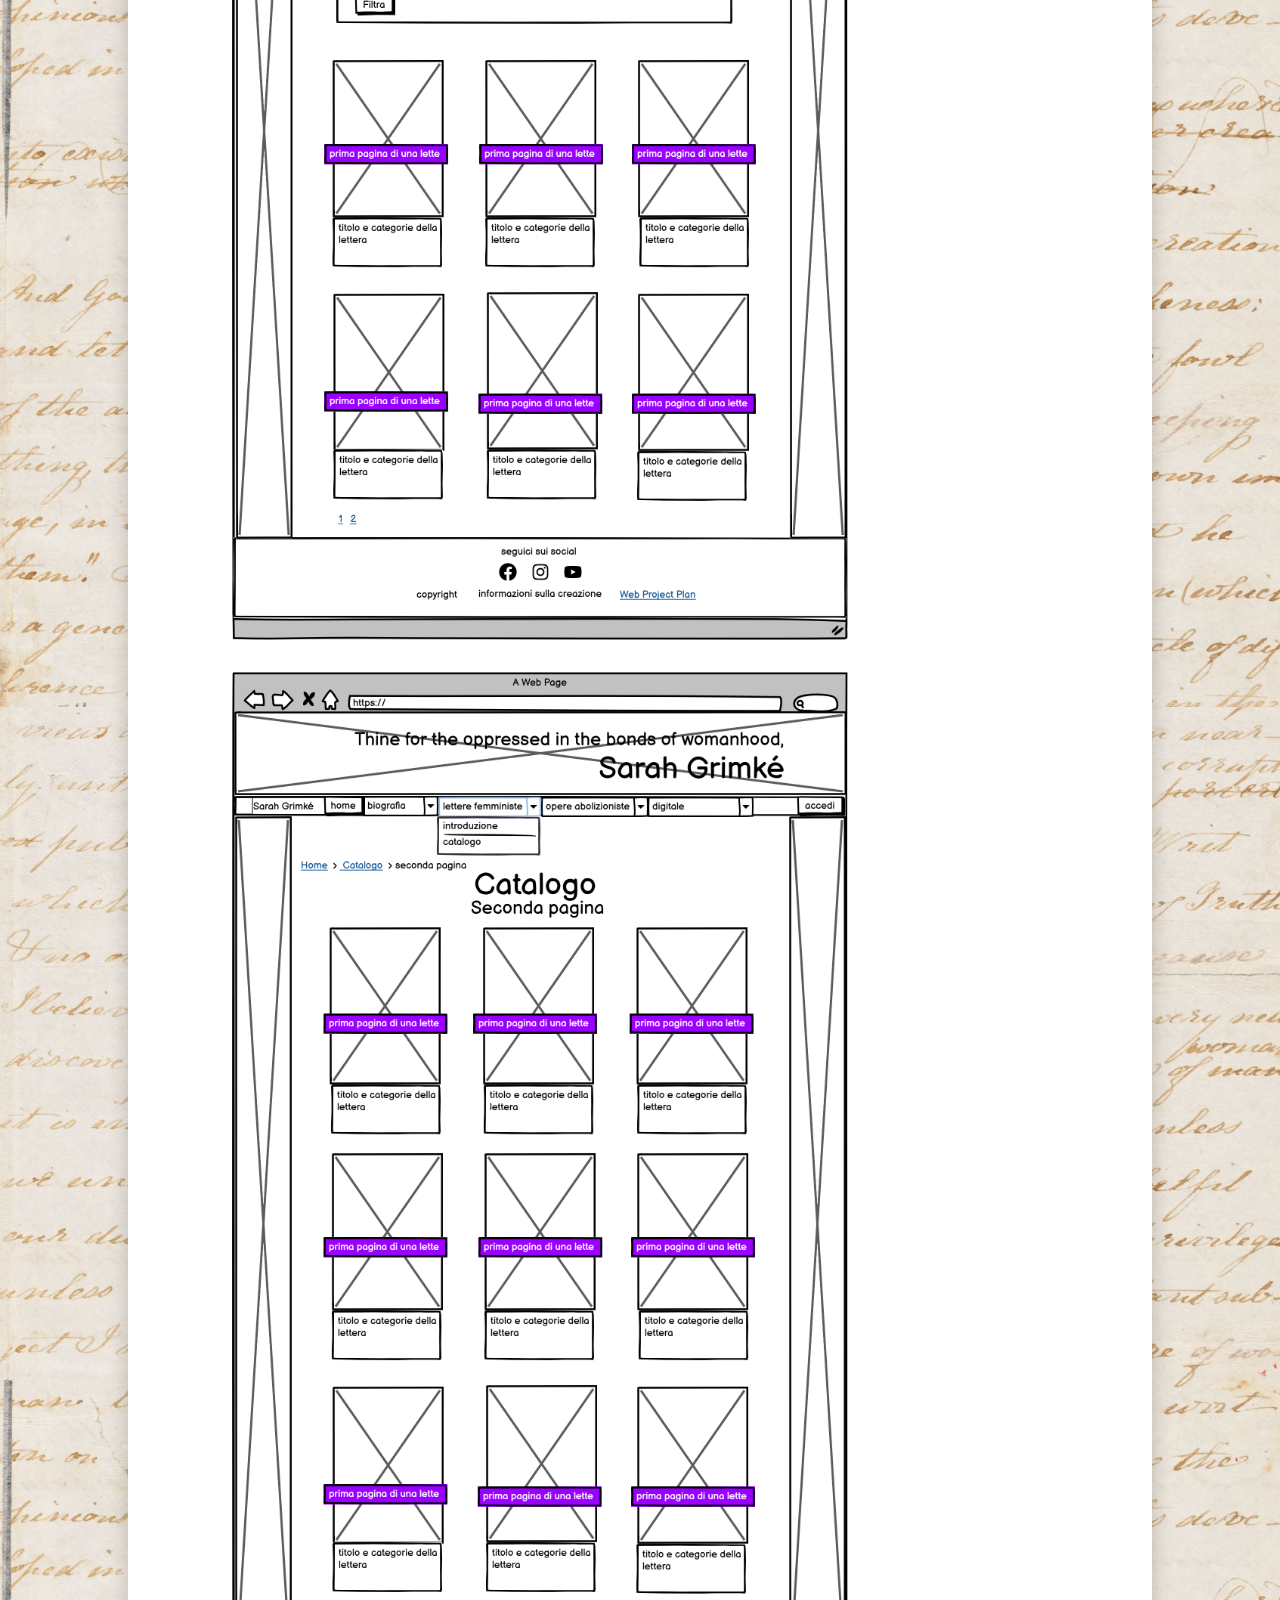
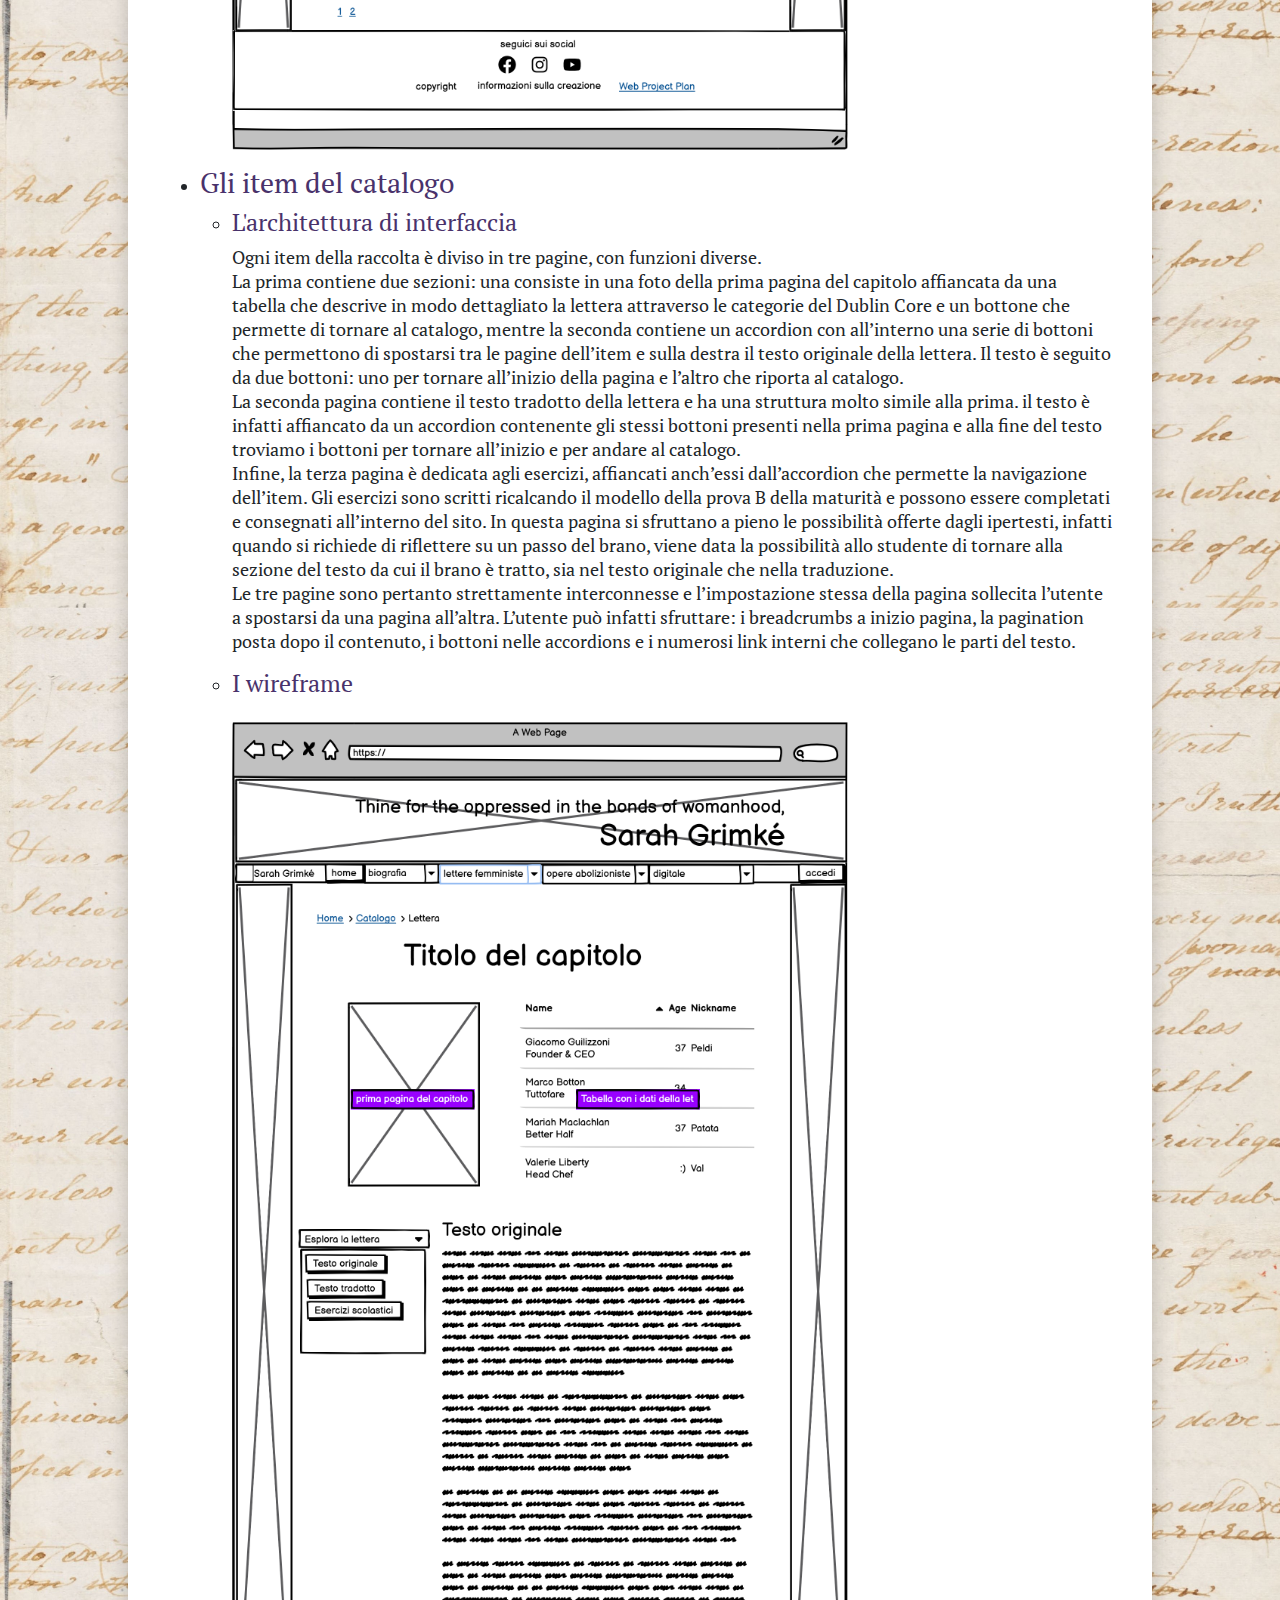
<file: project.html>
<!doctype html>
<html lang="it">
  <head>
    <meta charset="utf-8">
    <meta name="viewport" content="width=device-width, initial-scale=1">
    
    <!-- Font -->
    <link rel="preconnect" href="https://fonts.googleapis.com">
    <link rel="preconnect" href="https://fonts.gstatic.com" crossorigin>
    <link href="https://fonts.googleapis.com/css2?family=Great+Vibes&family=PT+Serif:ital,wght@0,400;0,700;1,400;1,700&display=swap" rel="stylesheet">
    <!-- Bootstrap css -->
    <link rel="stylesheet" href="bootstrap/css/bootstrap.min.css"/>
    
    <!-- CSS Custom -->
    <link rel="stylesheet" type="text/css" href="css/costum.css"/>
    
    <!-- CSS icons Bootstrap -->
    <link rel="stylesheet" href="https://cdn.jsdelivr.net/npm/bootstrap-icons@1.11.3/font/bootstrap-icons.min.css">

    <!-- Bootstrap JavaScript -->
    <script src="bootstrap/js/bootstrap.bundle.min.js"></script>



    <!-- favicon -->
    <link rel="apple-touch-icon" sizes="180x180" href="favicon2/apple-touch-icon.png">
    <link rel="icon" type="image/png" sizes="32x32" href="favicon2/favicon-32x32.png">
    <link rel="icon" type="image/png" sizes="16x16" href="favicon2/favicon-16x16.png">
    <link rel="manifest" href="favicon2/site.webmanifest">



    <!-- Descrizione DublinCore -->
    <META name="DC.Title" content="Progetto Sarah Grimké"/>
    <META name="DC.Creator" content="Emma Enriques"/>
    <META name="DC.Subject" content="Sarah Grimké, biografia e opere"/>
    <META name="DC.Description" content="Un catalogo delle Lettere sull’uguaglianza dei sessi, con pagine di approfodimento relatice all'autrice ed al altre sue opere"/>
    <META name="DC.Publisher" content="Github Pages"/>
    <META name="DC.Date" content="07/03/2025"/>
    <META name="DC.Type" content="Catalogo web"/>
    <META name="DC.Format" content="Sito web"/>
    <META name="DC.Language" content="It"/>
    
    <!-- Sezione del Titolo -->
    <title>Web Project Plan</title>
    
  </head>
  <body>
      <!-- Testata del sito-->
    <header>
     <h2 class="text-end costum-h2">Thine for the oppressed in the bonds of womanhood,</h2>
     <h1 class="text-end costum-h1">Sarah Grimké</h1>
    </header>
      
  

    <!-- Navigazione Principale -->
    <nav class="navbar navbar-expand-lg bg-primary sticky-top costum-navbar"> <!--per colore navbar-->
      <div class="container-fluid">
        <a class="navbar-brand" href="index.html">
          <img src="jpg/Soggetto.png" alt="Logo" width="26" height="26" class="d-inline-block align-text-top">
          Sarah Grimké
        </a>
        <button class="navbar-toggler" type="button" data-bs-toggle="collapse" data-bs-target="#navbarSupportedContent" aria-controls="navbarSupportedContent" aria-expanded="false" aria-label="Toggle navigation">
          <span class="navbar-toggler-icon"></span>
        </button>
        <div class="collapse navbar-collapse" id="navbarSupportedContent">
          <ul class="navbar-nav me-auto mb-2 mb-lg-0">
            <li class="nav-item">
              <a class="nav-link" aria-current="page" href="index.html">Home</a>
            </li>
             
            <li class="nav-item dropdown costum-dropdown"> <!--per colore dropdown-->
              <a class="nav-link dropdown-toggle" href="#" role="button" data-bs-toggle="dropdown" aria-expanded="false">
                Biografia
              </a>
              <ul class="dropdown-menu">
                <li><a class="dropdown-item" href="biografia.html">Mappa</a></li>
                <li><hr class="dropdown-divider"></li>
                <li><a class="dropdown-item" href="biografia.html">Infanzia nella piantagione</a></li>
                <li><hr class="dropdown-divider"></li>
                <li><a class="dropdown-item" href="biografia.html">Chiesa quacchera</a></li>
                <li><hr class="dropdown-divider"></li>
                <li><a class="dropdown-item" href="biografia.html">Attivismo politico</a></li>
                <li><hr class="dropdown-divider"></li>
                <li><a class="dropdown-item" href="biografia.html">Vecchiaia</a></li>
              </ul>
            </li>

            <li class="nav-item dropdown costum-dropdown"> <!--per colore dropdown-->
              <a class="nav-link dropdown-toggle" href="#" role="button" data-bs-toggle="dropdown" aria-expanded="false">
                Lettere femministe
              </a>
              <ul class="dropdown-menu">
                <li><a class="dropdown-item" href="introduzione_lettere.html">Introduzione all'opera</a></li>
                <li><hr class="dropdown-divider"></li>
                <li><a class="dropdown-item" href="catalogo.html">Catalogo</a></li>
                <li><hr class="dropdown-divider"></li>
                <li><a class="dropdown-item" href="temi.html">Temi</a></li>
              </ul>
            </li>

            <li class="nav-item dropdown costum-dropdown"> <!--per colore dropdown-->
              <a class="nav-link dropdown-toggle" href="#" role="button" data-bs-toggle="dropdown" aria-expanded="false">
                Opere abolizioniste
              </a>
              <ul class="dropdown-menu">
                <li><a class="dropdown-item" href="clergy.html">Clergy of the Southern States</a></li>
                <li><hr class="dropdown-divider"></li>
                <li><a class="dropdown-item" href="slavery.html">American Slavery as It Is</a></li>
              </ul>
            </li>


            <li class="nav-item dropdown costum-dropdown"> <!--per colore dropdown-->
            <a class="nav-link dropdown-toggle" href="#" role="button" data-bs-toggle="dropdown" aria-expanded="false">
              Digitale
            </a>
            <ul class="dropdown-menu">
              <li><a class="dropdown-item" href="#">Video</a></li>
              <li><hr class="dropdown-divider"></li>
              <li><a class="dropdown-item" href="#">Audio</a></li>
              <li><hr class="dropdown-divider"></li>
              <li><a class="dropdown-item" href="#">Link ad articoli universitari</a></li>
              <li><hr class="dropdown-divider"></li>
              <li><a class="dropdown-item" href="#">Pdf libri di approfondimento</a></li>
            </ul>
            </li>
          </ul>
          <!-- per spostare accedi a destra-->
          <ul class="navbar-nav ms-auto mb-2 mb-lg-0">
            <li class="nav-item dropdown costum-dropdown"> <!--per colore dropdown-->
              <a class="nav-link dropdown-toggle" href="#" role="button" data-bs-toggle="dropdown" aria-expanded="false">
                Accedi
              </a>
              <ul class="dropdown-menu">
                <li><a class="dropdown-item" href="#">Studente</a></li>
                <li><hr class="dropdown-divider"></li>
                <li><a class="dropdown-item" href="#">Insegnate</a></li>
              </ul>
            </li>
          </ul>  
        </li> 
        </div>
      </div>
    </nav>
      
      
    <main>
      <!-- per creare la sezione centrale e centrarla nella pagina -->
      <nav class="centrare">
        <div class="contenitore">

          <!-- Breadcrumbs -->
          <nav aria-label="breadcrumb">
            <ol class="breadcrumb">
              <li class="breadcrumb-item"><a href="index.html" class="link-main">Home</a></li>
              <li class="breadcrumb-item active" aria-current="page">Web Project Plan</li>
            </ol>
          </nav>

          <!-- sezione del contenuto specifico di ogni pagina -->
          <h1>Web Project Plan</h1>


          <div class="container-sm">
            <strong><a href="#brief" class="link-main" title="Vai a Brief">Brief</a></strong>
            <ul>
              <li><a href="#finalità" class="link-main" title="Vai a Finalità e obiettivi informativi">Finalità e obiettivi informativi<a></li>
              <li><a href="#utenza" class="link-main" title="Vai a Utenza">Utenza</a></li>
              <li><a href="#accesso-risorsa" class="link-main" title="Vai a Accesso alla risorsa">Accesso alla risorsa</a></li>
              <li><a href="#contenuti" class="link-main" title="Vai a Contenuti">Contenuti</a></li>
            </ul>
            <strong><a href="#benchmark" class="link-main" title="Vai a Benchmark">Benchmark</a></strong>
            <ul>
              <li><a href="#idea" class="link-main" title="Vai a Idea">Idea</a></li>
              <li><a href="#contenuti-esistenti" class="link-main" title="Vai Contenuti esistenti">Contenuti esistenti</a></li>
            </ul>
            <strong><a href="#struttura" class="link-main" title="Vai a Struttura">Struttura</a></strong>
            <ul>
              <li><a href="#mappa-concettuale" class="link-main" title="Vai a Mappa concettuale">Mappa concettuale</a></li>
              <li><a href="#modellazione" class="link-main" title="Vai a Modellazione concettuale">Modellazione concettuale</a></li>
              <li><a href="#schema-dipendenze" class="link-main" title="Vai a Schema delle dipendenze">Schema delle dipendenze</a></li>
              <li><a href="#categorie-descrittive" class="link-main" title="Vai a Categorie descrittive">Categorie descrittive</a></li>
            </ul>
            <strong><a href="#layout" class="link-main" title="Vai a Layout">Layout</a></strong>
             <ul>
              <li><a href="#home-page" class="link-main" title="Vai a home page">La home page</a></li>
              <li><a href="#biografia" class="link-main" title="Vai a biografia">La biografia</a></li>
              <li><a href="#introduzione" class="link-main" title="Vai a introduzione alle opere">L’introduzione alle opere</a></li>
              <li><a href="#catalogo" class="link-main" title="Vai a catalogo">Il catalogo</a></li>
              <li><a href="#item" class="link-main" title="Vai a item del catalogo">Gli item del catalogo</a></li>
              <li><a href="#digitale" class="link-main" title="Vai a Digitale">Digitale</a></li>
              <li><a href="#accedi" class="link-main" title="Vai ad Accedi">Accedi</a></li>
            </ul>
            <strong><a href="#usabilità" class="link-main" title="Vai a Usabilità">Usabilità</a></strong>
            <ul>
              <li><a href="#architettura" class="link-main" title="Vai a Architettura di interfaccia">Architettura di interfaccia</a></li>
              <li><a href="#us-layout" class="link-main" title="Vai a Layout">Layout</a></li>
              <li><a href="#us-scrittura" class="link-main" title="Vai a Scrittura">Scrittura</a></li>
            </ul>
            <strong><a href="#servizi" class="link-main" title="Vai a Servizi">Servizi</a></strong>
            <ul>
              <li><a href="#browsing" class="link-main" title="Vai a Strumenti di browsing">Strumenti di browsing</a></li>
              <li><a href="#interazione" class="link-main" title="Vai a Strumenti di interazione">Strumenti di interazione</a></li>
              <li><a href="#tools" class="link-main" title="Vai a Tool di analisi">Tool di analisi</a></li>
            </ul>
            <strong><a href="#bibliografia" class="link-main" title="Vai a Bibliografia">Bibliografia</a></strong>
            <ul>
              <li><a href="#project-plan" class="link-main" title="Vai a Per il web project plan e l'informatica umanistica">Per il web project plan e l'informatica umanistica</a></li>
              <li><a href="#bib-contenuti" class="link-main" title="Vai a Per i contenuti">Per i contenuti</a></li>
              <li><a href="#bib-wireframe" class="link-main" title="Vai a Per le mappe e i wireframe">Per le mappe e i wireframe</a></li>
              <li><a href="#bib-usabilità" class="link-main" title="Vai a Per layout e usabilità">Per layout e usabilità</a></li>
              <li><a href="#codice" class="link-main" title="Vai a Per le mappe e i wireframe">Per il codice</a></li>
            </ul>
          </div>



          <!--Brief-->
          <h2 id="brief">Brief</h2>
          <ul>
            <li>
              <h3 id="finalità">Finalità e obiettivi informativi</h3>
              <p>Il sito è dedicato a Sara Grimké, una delle più importanti protagoniste del movimento abolizionista americano del XIX secolo. L'obiettivo che si pone questo progetto è di valorizzare le idee femministe e rivoluzionarie di Sara Grimké, che si batté sempre per il miglioramento della condizione della donna e in molti suoi scritti affermò l’uguaglianza tra i sessi. Le sue idee sulla questione di genere emergono con particolare chiarezza  nelle ‘Letters on the Equality of the Sexes and the Condition if Woman’, che questo sito cataloga e ordina per permetterne una facile fruizione.<br>Si tratta pertanto di un sito informativo ed educativo, che si iscrive nell’ambito disciplinare della storia del pensiero politico delle donne.</p>
            </li>
            <li>
              <h3 id="utenza">Utenza</h3>
              <p>Questo sito è stato creato con l’intento di diventare uno strumento didattico per studenti di vari ordini di istruzione. <br>Può infatti essere consultato da uno studente universitario per informarsi sul personaggio di Sarah Grimké e avere facile accesso alle sue opere, oltre che la possibilità di scaricarle. <br>Inoltre, il sito contiene una serie di risorse dedicate alla didattica per la scuola secondaria di secondo grado. Il sito infatti offre la possibilità di registrarsi come docente o come studente. Un questo modo gli studenti possono svolgere le attività didattiche e salvare ciò che hanno scritto e inviare le proprie risposte all’insegnante, mentre gli insegnanti possono visualizzare e correggere le risposte dei propri studenti, disporre della correzione degli esercizi e di un catalogo di materiali per la didattica (idee per dei laboratori, simulazioni della traccia C per la maturità ecc.)</p>
            </li>
            <li>
              <h3 id="accesso-risorsa">Accesso alla risorsa</h3>
              <p>La risorsa è pensata in primo luogo per la fruizione da computer (fisso e mobile), ma il layout è stato progettato per adattarsi anche ad accesso da tablet o smartphone. Soprattutto per usufruire del catalogo delle lettere o per eseguire il download delle opere, il dispositivo scelto non influisce in alcun modo sulla user experience.</p>
            </li>
            <li>
              <h3 id="contenuti">Contenuti</h3>
              <ul>
                <li>
                 <h4>Nel prototipo</h4> 
                 <p>Il prototipo contiene materiali di diversa natura. Essendo un sito di natura didattica, la maggior parte dei contenuti è costituita da testi, sia contenuti nella pagina html che scaricabili dall’utente come pdf. <br>Per agevolare l’apprendimento, sono però stati messi a disposizione dello studente dei materiali multimediali e interattivi. Oltre ad una pagina dedicata ai video sull’argomento e ai link ad altre risorse utili, lo studente ha infatti la possibilità di completare una serie di attività didattiche che agevolino e coadiuvino la comprensione del testo.</p>
                </li>
                <li>
                  <h4>Sviluppi futuri</h4> 
                 <p>Questo progetto potrebbe essere portato avanti compilando le pagine html per ogni lettera, seguendo il modello della prima. Inoltre si potrebbe arricchire il sito sottoponendo ad un’analisi altrettanto accurata anche le opere abolizioniste di Sarah Grimké.</p>
                </li>
              </ul>
            </li>
          </ul>
          <!--Benchmark-->
          <h2 id="benchmark">Benchmark</h2>
          <ul>
            <li>
              <h3 id="idea">Idea</h3>
              <p>Finora non è mai stato creato un sito interamente dedicato a Sara Grimké, anche se si possono trovare varie risorse interessanti legate al suo personaggio. Su cataloghi generalisti è possibile trovare la versione integrale delle sue opere, visto che non sono più coperte da copyright né in America, né in Italia. <br>Inoltre, essendo una figura particolarmente importante per la storia americana, la maggior parte delle risorse e degli articoli sono in inglese, pertanto creare un sito in italiano potrebbe fornire un accesso più diretto ai testi e alle informazioni relative all’autrice.</p>
            </li>
            <li>
              <h3 id="contenuti-esistenti">Contenuti esistenti</h3>
              <ul>
                <li>
                 <h4>HathiTrust</h4> 
                 <p>Si tratta di una biblioteca digitale senza scopo di lucro, che collabora dal 2008 con biblioteche e università di tutto il mondo, per conservare più di 18 milioni di libri digitalizzati. Cerca di fornire agli utenti l’accesso più completo possibile ai materiali conservati, continuando a rispettare le leggi sul copyright degli Stati Uniti e degli altri paesi. <br>Molti dei pdf presenti sul Progetto Sarah Grimké sono stati stati scaricati da questa piattaforma. <br>Inoltre, tra i siti generalisti consultanti, HathiTrust è stato quello con il sistema di navigazione più chiaro e intuitivo. <br>Gli elementi più utili del sistema di ricerca sono stati:</p>
                 <ul>
                   <li>L’evidenza della barra di navigazione primaria nella pagina home</li>
                   <li>La chiarezza dei filtri della sezione di navigazione secondaria e la possibilità di vedere i filtri selezionati e rimuoverli con facilità</li>
                   <li>La chiarezza della descrizione degli item e della navigazione contestuale. Il sito infatti evidenzia i link, sfruttando al massimo il carattere ipertestuale delle raccolte di items digitali. </li>
                 </ul>
                </li>
                <li>
                  <h4>Internet Archive</h4> 
                 <p>Internet Archive è un sito generalista che è nato con lo scopo di fornire libero a tutta la conoscenza. Contiene ogni tipo di contenuto multimediale, dal pdf al sito, dall’immagine al programma televisivo. <br>Nonostante sia uno strumento molto utile, su cui sono stati trovati  contenuti audio e pdf interessanti per il Progetto Sarah Grimké, il sistema di ricerca è poco intuitivo e confusionario, al punto tale che risultano necessari diversi tentativi prima di capire come ottenere items pertinenti a ciò che si sta cercando. <br>Gli aspetti più interessanti del sito si trovano a livello item:</p>
                 <ul>
                   <li>La possibilità di salvare tra i preferiti l’item se si ha un account</li>
                   <li>La quantità straordinaria di opzioni per il download e per la condivisione</li> 
                 </ul>
                </li>
                <li>
                 <h4>CarducciOnline</h4> 
                 <p>Si tratta di un sito ufficiale dell’Unibo dedicato alla figura di Giosuè Carducci. Siccome il <cite>Progetto Sarah Grimké</cite> punta ad essere uno strumento didattico adatto anche alla consultazione universitaria, nella sua creazione si è preso spunto da questa risorsa per alcuni elementi strutturali e di layout. <br>In particolare:</p>
                 <ul>
                   <li>Per la scelta delle categorie da inserire nella barra di navigazione primaria</li>
                   <li>Per l’adattamento del layout da computer a smartphone</li>
                   <li>Nella barra di navigazione primaria si ha possibilità sia di selezionare la categoria presente sulla barra, sia una delle opzioni del menù a tendina, che compare quando si passa sopra alla categoria principale.</li>
                 </ul>
                </li>
                <li>
                 <h4>ManzoniOnline</h4> 
                 <p>Il sito ManzoniOnline è il risultato di un altro progetto portato avanti in ambito universitario. Siccome contiene una sezione dedicata alle lettere di Manzoni, è stato particolarmente utile per progettare il catalogo e il sistema di navigazione per le <cite>Lettere sull’uguaglianza dei sessi</cite>, che costituiscono il nucleo concettuale del pensiero femminista di Sarah Grimké e pertanto sono centrali per questo progetto. </p>
                </li>
              </ul>
            </li>
          </ul>
          <!--sezione della struttura-->
          <h2 id="struttura">Struttura</h2>
          <ul>
            <li>
              <h3 id="mappa-concettuale">Mappa concettuale</h3>
              <p>La creazione di una mappa concettuale è stato il primo passo per visualizzare gli argomenti di questo progetto e per chiarirne i nuclei tematici. Un argomento centrale è sicuramente la biografia di Sarah Grimké, rivista alla luce del suo attivismo. È infatti fondamentale comprendere gli elementi della sua formazione che l’hanno portata a sviluppare idee tanto moderne e anticonvenzionali per la sua epoca. <br>In secondo luogo si sono evidenziati i due temi cardine del suo pensiero riformista (attorno cui ruota tutto il suo impegno politico): la parità di genere e l’abolizione della schiavitù. I due argomenti sono trattati come separati perché Sarah Grimké scrive in un mondo precedente alla formulazione della teoria dell’intersezionalità e, nonostante sia sensibile alla condizione della donna nera, quando parla di donne dà l'impressione di riferirsi principalmente alle donne bianche.</p>
              <img src="jpg/plan/schema.jpeg" class="img-fluid py-3" alt="mappa concettuale">
            </li>
            <li>
              <h3 id="modellazione">Modellazione concettuale </h3>
              <p>Per descrivere gli elementi cardine di questo progetto Web si è ritenuto opportuno utilizzare la modellazione concettuale. Infatti le classi di elementi sono state raggruppate in base alle loro caratteristiche comuni, utilizzando il concetto di entità (rappresentata come un rettangolo). In seguito si sono evidenziate le relazioni tra tali entità, rappresentandole come rombi. Infine sono stati riportati gli attributi che caratterizzano sia entità che relazioni, iscritti all’interno di ellissi.</p>
              <img src="jpg/plan/modellazione.jpg" class="img-fluid py-3" alt="modellazione concettuale">
            </li>
            <li>
             <h3 id="schema-dipendenze">Schema delle dipendenze </h3>
              <p>Dalla pagina home, che costituisce la pagina di livello più alto del sito, è possibile accedere, attraverso la barra di navigazione, alle pagine di secondo livello, che sono:</p>
              <ul>
                <li>La biografia, che è divisa a sua volta in diverse sezioni: una mappa (che riporta i principali spostamenti di Sarah Grimké), un sezione dedicata all’infanzia nella piantagione, una alla chiesa quacchera, una all’attivismo politico e infine una sezione finale che si concentra sulla vecchiaia.</li>
                <li>
                  <p>Due pagine riguardanti le lettere femministe scritte da Sarah Grimké:</p>
                  <ul>
                    <li>l’introduzione alle <cite>Letters on the Equality of the Sexes and the Condition of Woman</cite></li>
                    <li>il Catalogo che raccoglie le <cite>Letters on the Equality of the Sexes and the Condition of Woman</cite></li>
                  </ul>
                </li>
                <li>
                  <p>Due pagine sulle opere abolizioniste scritte da Sarah Grimké</p>
                  <ul>
                    <li><cite>An Epistle to the Clergy of the Southern States</cite></li>
                    <li><cite>American Slavery as It Is: Testimony of a Thousand Witnesses</cite></li>
                  </ul>
                </li>
                <li>Una pagina dedicata al materiale digitale riguardante l’attivista. Tale pagina raccoglie contenuti multimediali di vario tipo, tra cui: video, audio, link ad articoli universitari e pdf scaricabili di libri legati alla vita e alle opere di Sarah Grimké.</li>
              </ul>
              <p class="py-3">Il Catalogo delle lettere rappresenta l’aspetto più importante del progetto. infatti raccoglie gli item, ciò le lettere, su cui si fonda l’attività didattica proposta dal sito: ogni item è infatti composto a sua volta da tre pagine html, contenenti in ordine il testo originale della lettere, la traduzione e infine una serie di esercizi didattici. Le tre pagine di cui si compone ogni item sono interconnesse tra di loro attraverso un sistema di pagination, da un indice all’inizio di ogni pagina che permette la navigazione contestuale e da una serie di link, volti a facilitare lo svolgimento degli esercizi. Inoltre, tutte e tre le pagine dell’item presentano un bottone per tornare al menù. <br>In tutte le pagine del sito sono presenti molteplici link, per agevolare la user experience, cercando di prevedere le necessità dell’utente. Nonostante lo schema delle dipendenze sia stato pensato avendo in mente una struttura ad albero, l'obiettivo del progetto è di sfruttare a pieno le possibilità che offre un ipertesto.</p>
              <img src="jpg/plan/dipendenze.jpg" class="img-fluid py-3" alt="schema dipendenze">
            </li>
            <li>
              <h3 id="categorie-descrittive">Categorie descrittive </h3>
              <p>Nel sito sono state usate diverse categorie descrittive in base alla tipologia di item da catalogare: per i libri sono state usate le categorie riportate al punto 3.4.1, mentre per le lettere quelle indicate al punto </p>
              <ul>
                <li>
                  <h4>Sistema di catalogazione usato per: <cite>Letters on the Equality of the Sexes and the Condition of Woman</cite>, <cite>An Epistle to the Clergy of the Southern States</cite>, <cite>American Slavery as It Is: Testimony of a Thousand Witnesses</cite></h4>
                  <ul>
                    <li>Title (DC): titolo dell’opera</li>
                    <li>Creator (DC): autore</li>
                    <li>Subject (DC)</li>
                    <li>Description (DC)</li>
                    <li>Contributor (DC)</li>
                    <li>Date (DC)</li>
                    <li>Type (DC)</li>
                    <li>Format (DC)</li>
                    <li>Language (DC)</li>
                    <li>Coverage (DC)</li>
                    <li>Right (DC)</li>
                  </ul>
                </li>
                <li>
                  <h4> Sistema di catalogazione usato per le singole lettere nel Catalogo</h4>
                  <ul>
                    <li>Title (DC)</li>
                    <li>Identificator (DC)</li>
                    <li>Contributor (DC)</li>
                    <li>Date (DC)</li>
                    <li>Coverage (DC)</li>
                    <li>Description (DC)</li>
                    <li>Subject (DC)</li>
                    <li>Format (DC)</li>
                    <li>Source (DC)</li>
                    <li>Right (DC)</li>
                  </ul>
                </li>
              </ul>
            </li>
          </ul>

          <!--layout-->
          <h2 id="layout">Layout</h2>
          <p>Tutte  pagine del sito hanno come sfondo una lettera scritta di pugno da Sara Grimké. All’inizio di ogni pagina troviamo il titolo, anch’esso tratto dalle lettere da lei scritte. Subito sotto, è presente la barra di ricerca, che costituisce il canale di navigazione primario. Gli elementi della navbar sono dei dropdown: cliccandoci sopra si possono visualizzare le opzioni che costituiscono il canale di navigazione secondario. <br>La sezione centrale, che contiene il contenuto specifico di ogni pagina, è caratterizzata da uno sfondo bianco, in modo da facilitarne la lettura. All'inizio di ogni pagina, tranne che nella home, sono presenti i breadcrumbs per permettere all’utente di comprendere facilmente la propria posizione nella pagina. <br>Un altro aspetto dell’interfaccia coerente in tutte le pagine è il footer: contiene il link alle pagine social del progetto e le informazioni relative al progetto, oltre che il link che apre la pagina del Web project plan. <br>E’ inoltre importante premettere che il layout qui descritto è quello legato alla visualizzazione da computer: l’interfaccia è pensata per adattarsi anche alla visualizzazione da dispositivo mobile, ma la distribuzione delle componenti della pagina è leggermente diversa, siccome si è fatto largo uso del layout a griglia di bootstrap.</p>
          <ul>
            <li>
              <h3 id="home-page">La home page</h3>
              <ul>
                <li>
                  <h4>L'architettura di interfaccia</h4>
                  <p>Il contenuto della home è diviso in quattro sezioni. La prima contiene una foto di Sarah Grimké affiancata da un breve testo che spiega le finalità del progetto. <br>La seconda racchiude la barra di ricerca per navigare liberamente all’interno del sito. <br>Nella terza troviamo il pensiero femminista di Grimké introdotto in poche parole, affiancato ad un carousel con delle foto riguardanti la raccolta Letters on the Equality of the Sexes and the Condition of Woman e dei bottoni che permettono di andare alla pagina dell’introduzione all’opera, oppure di aprire il catalogo con il filtro riguardante il destinatario già impostato (in modo da visualizzare solo le lettere inviata ad Angelina o quelle inviate a Mary S. Parker). In questa sezione troviamo anche un bottone che permette di aprire rapidamente la pagina del catalogo. <br>Infine l’ultima sezione include un breve paragrafo che parla dell’attivismo abolizionista di Sarah Grimké e introduce le sue opere. Il testo è affiancato da un carousel contenente le copertine delle opere abolizioniste di Grimké e dei bottoni che reindirizzano alle pagine di tali opere.</p>
                </li>
                <li>
                  <h4>I wireframe</h4>
                  <img src="jpg/plan/wireframes/home.png" class="img-fluid py-3 piano" alt="layout home">
                </li>
              </ul>
            </li>
            <li>
              <h3 id="biografia">La biografia</h3>
              <ul>
                <li>
                  <h4>L'architettura di interfaccia</h4>
                  <p>La biografia è contenuta in un’unica pagina. I link presenti nel dropdown che compare quando si clicca su ‘biografia’ nella navbar sono pensati per condurre ad una sezione specifica della pagina della biografia, legata ad un determinato periodo della vita di Sarah Grimké. <br>La pagina è divisa in cinque sezioni: la mappa, l’infanzia nella piantagione, il periodo nella chiesa quacchera, l’attivismo politico e la vecchiaia. La sezione della mappa contiene una StoryMap creata usando Knightlab. Altre sezioni contengono invece del testo, reso più interattivo con dei link e delle evidenziazioni opportune e affiancato da delle immagini che aiutino con la contestualizzazione.</p>
                </li>
                <li>
                  <h4>I wireframe</h4>
                  <img src="jpg/plan/wireframes/biografia.png" class="img-fluid py-3 piano" alt="layout biografia">
                </li>
              </ul>
            </li>
            <li>
              <h3 id="introduzione">L’introduzione alle opere</h3>
              <ul>
                <li>
                  <h4>L'architettura di interfaccia</h4>
                  <p>Si è usata la stessa struttura di interfaccia per descrivere e introdurre tutte le opere di Sarah Grimké: <cite>Letters on the Equality of the Sexes and the Condition of Woman</cite>, <cite>An Epistle to the Clergy of the Southern States</cite> e <cite>American Slavery as It Is: Testimony of a Thousand Witnesses</cite>. <br>In questo caso la pagina è suddivisa in tre sezioni. La prima contiene l’immagine della copertina affiancata da una tabella che descrive l’opera attraverso le categorie Dublin Core adatte. Nella tabella sono anche presenti due bottoni che permettono di scaricare l’opera in diversi formati: epub e pdf. <br>La seconda sezione è dedicata all’analisi Voyant: in un breve paragrafo viene spiegata l’utilità di questo ambiente web. Il testo è seguito da un bottone che porta all’analisi Voyant e del manoscritto in questione ed è affiancato da una foto della rappresentazione grafica della ricorrenza dei termini fatta da Voyant. <br>Infine l’ultimo paragrafo contiene un breve testo che descrive i principali argomenti affrontati all’interno dell’opera. Tale testo è seguito da un bottone che porta al catalogo, se ci troviamo nella pagina dedicata alle <cite>Letters on the Equality of the Sexes and the Condition of Woman</cite>, oppure riporta alla pagina home.</p>
                </li>
                <li>
                  <h4>I wireframe</h4>
                  <img src="jpg/plan/wireframes/introduzione_opere.png" class="img-fluid py-3 piano" alt="layout introduzione opere">
                </li>
              </ul>
            </li>
            <li>
              <h3 id="catalogo">Il catalogo</h3>
              <ul>
                <li>
                  <h4>L'architettura di interfaccia</h4>
                  <p>Il catalogo è diviso in due pagine: la prima contiene i filtri e parte delle lettere, la seconda contiene le lettere rimanenti. I filtri sono inseriti all’interno di un accordion e seguono le categorie Dublin Core usate per catalogare le lettere. Le singole lettere sono rappresentate come card, composte dall’immagine della prima pagina di ogni lettera nella raccolta del 1838 e dalla descrizione dell’item, e sono disposte in file da tre. <br>Si può navigare facilmente tra le due pagine del catalogo sia grazie ai breadcrumbs all’inizio della nav centrale che alla pagination posta prima del footer.</p>
                </li>
                <li>
                  <h4>I wireframe</h4>
                  <img src="jpg/plan/wireframes/catalogo_1.png" class="img-fluid py-3 piano" alt="layout prima pagina del catalogo">
                  <img src="jpg/plan/wireframes/catalogo_2.png" class="img-fluid py-3 piano" alt="layout seconda pagina del catalogo">
                </li>
              </ul>
            </li>
            <li>
              <h3 id="item">Gli item del catalogo</h3>
              <ul>
                <li>
                  <h4>L'architettura di interfaccia</h4>
                  <p>Ogni item della raccolta è diviso in tre pagine, con funzioni diverse. <br>La prima contiene due sezioni: una consiste in una foto della prima pagina del capitolo affiancata da una tabella che descrive in modo dettagliato la lettera attraverso le categorie del Dublin Core e un bottone che permette di tornare al catalogo, mentre la seconda contiene un accordion con all’interno una serie di bottoni che permettono di spostarsi tra le pagine dell’item e sulla destra il testo originale della lettera. Il testo è seguito da due bottoni: uno per tornare all’inizio della pagina e l’altro che riporta al catalogo. <br>La seconda pagina contiene il testo tradotto della lettera e ha una struttura molto simile alla prima. il testo è infatti affiancato da un accordion contenente gli stessi bottoni presenti nella prima pagina e alla fine del testo troviamo i bottoni per tornare all’inizio e per andare al catalogo. <br>Infine, la terza pagina è dedicata agli esercizi, affiancati anch’essi dall’accordion che permette la navigazione dell’item. Gli esercizi sono scritti ricalcando il modello della prova B della maturità e possono essere completati e consegnati all’interno del sito. In questa pagina si sfruttano a pieno le possibilità offerte dagli ipertesti, infatti quando si richiede di riflettere su un passo del brano, viene data la possibilità allo studente di tornare alla sezione del testo da cui il brano è tratto, sia nel testo originale che nella traduzione. <br>Le tre pagine sono pertanto strettamente interconnesse e l’impostazione stessa della pagina sollecita l’utente a spostarsi da una pagina all’altra. L’utente può infatti sfruttare: i breadcrumbs a inizio pagina, la pagination posta dopo il contenuto, i bottoni nelle accordions e i numerosi link interni che collegano le parti del testo.</p>
                </li>
                <li>
                  <h4>I wireframe</h4>
                  <img src="jpg/plan/wireframes/item_1.png" class="img-fluid py-3 piano" alt="layout prima pagina del item">
                  <img src="jpg/plan/wireframes/item_2.png" class="img-fluid py-3 piano" alt="layout seconda pagina del item">
                  <img src="jpg/plan/wireframes/item_3.png" class="img-fluid py-3 piano" alt="layout terza pagina del item">
                </li>
              </ul>
            </li>
            <li>
              <h3 id="digitale">Digitale</h3>
              <ul>
                <li>
                  <h4>L'architettura di interfaccia</h4>
                  <p>La pagina del digitale racchiude una serie di risorse, soprattutto in inglese, che trattano dell’operato e delle opere di Sarah Grimké. La pagina è divisa in quattro sezioni: video, audio, articoli universitari e pdf di libri di approfondimento. Come nel caso della Biografia i link che compaiono nella navbar non rimandano a pagine diverse alle diverse sezioni della medesima pagina.</p>
                </li>
                <li>
                  <h4>I wireframe</h4>
                  <img src="jpg/plan/wireframes/digitale.png" class="img-fluid py-3 piano" alt="layout digitale">
                </li>
              </ul>
            </li>
            <li>
              <h3 id="accedi">Accedi</h3>
              <ul>
                <li>
                  <h4>L'architettura di interfaccia</h4>
                  <p>Il sito permette un accesso differenziato agli studenti e agli insegnanti, pertanto si richiede l’accesso con la mail di istituto. dopo aver eseguito l’accesso gli studenti possono salvare i propri progressi e inviare gli esercizi completati all'insegnante. Il docente invece ha la possibilità di visualizzare e correggere le risposte e di accedere a contenuti aggiuntivi nella sezione Digitale. </p>
                </li>
                <li>
                  <h4>I wireframe</h4>
                  <img src="jpg/plan/wireframes/accedi.png" class="img-fluid py-3 piano" alt="layout accedi">
                </li>
              </ul>
            </li>
          </ul>
          <!--sezione usabilità-->
          <h2 id="usabilità"> Usabilità</h2>
          <ul>
            <li>
              <h3 id="architettura">Architettura di interfaccia</h3>
              <p>Nel creare l’interfaccia si è cercato di migliorare il più possibile l’esperienza dell’utente, soprattutto da computer. <br>Innanzitutto si è cercato di migliorare il sistema di navigazione primaria con i seguenti accorgimenti:</p>
              <ul>
                <li>La navbar è di tipo sticky, pertanto rimane sempre visibile all'estremità superiore dello schermo. In questo modo l’utente non deve tornare all’inizio della pagina per spostarsi nel sito.</li>
                <li>Sia cliccando sull’icona del sito e sul nome di Sarah Grimké  che cliccando su ‘Home’ si torna alla pagina home. In questo modo l’utente può seguire diversi modi convenzionali per tornare alla pagina principale senza fare dei click inutili.</li>
                <li>Si è cercato di usare un labeling molto chiaro, che desse l’utente un’idea precisa del contenuto delle pagine elencate nella navigazione secondaria.</li>
              </ul>
              <p>Un altro elemento che facilità notevolmente la navigazione è la presenza di breadcrumbs che permettono all’utente di capire dove si trova all’interno della struttura del sito e di tornare indietro con facilità. <br>Inoltre bisogna sottolineare la molteplicità di interconnessioni a livello item, che agevolano lo spostamento dell’utente. <br>Infine si deve notare che la divisione chiara della pagina in aree tematiche, attraverso un utilizzo oculato della titolazione, agevola per l’utente la fruizione del contenuto.</p>
            </li>
            <li>
              <h3 id="us-layout">Layout</h3>
              <p>Alcuni aspetti del layout che migliorano l’usabilità  sono:</p>
              <ul>
                <li>la ricorrenza della stessa struttura della pagina all’interno di tutto il sito: infatti l’header, il footer e lo sfondo sono gli stessi per tutte le pagine.</li>
                <li>Per mantenere un'estetica professionale e pulita si è deciso di utilizzare pochi colori all’interno del sito. Il colore ricorrente che risalta di più è una sfumatura scura di viola. Si è scelto il viola perché, nonostante sia associato tradizionalmente alla donna (come il rosa), trasmette una sensazione di calma e competenza dovuta al fatto che il viola stimola l’area del problem solving e della creatività nel cervello umano. L’altro colore utilizzato è un giallo sabbia che riprende la tonalità della carta ingiallita della lettera che costituisce lo sfondo, trasmettendo un senso di unità. </li>
                <li>Cambiamento del colore dei bottoni e dei link al passaggio del mouse. Si è utilizzata stessa sfumatura di rosa shocking in entrambi i casi, in modo che l’utente impari ad associare questo colore con la presenza di un collegamento ipertestuale.</li>
              </ul>
            </li>
            <li>
              <h3 id="us-scrittura">Scrittura</h3>
              <p>Per quanto riguarda invece la scrittura si sono presi i seguenti accorgimenti:</p>
              <ul>
                <li>Si è scelto come font principale PT Serif: un font estremamente leggibile, ma che mantiene una grafica vagamente ottocentesca.</li>
                <li>La dimensione dei caratteri cambia a seconda dello schermo da cui si visualizza il sito: da dispositivo mobile è leggermente più piccola, ma lo spazio tra le lettere e l’interlinea aumentano. In questo modo chi utilizza il sito da telefono non deve scorrere all’infinito per arrivare alla fine della pagine, ma allo stesso tempo il sito mantiene un alto grado di leggibilità.</li>
                <li>Si è fatto largo uso del grassetto nei testi lunghi, in modo che l’utente potesse individuare facilmente i concetti importanti del testo e non si stancasse troppo durante la lettura. </li>
                <li>Poiché il contenuto delle lettere impone la presenza di testi lunghi, nella altre parti del sito si è cercato di essere sintetici e di dividere il contenuto in paragrafi</li>
              </ul>
            </li>
          </ul>
          <!-- sezione sui servizi-->
          <h2 id="servizi">Servizi</h2>
          <ul>
            <li>
              <h3 id="browsing">Strumenti di browsing</h3>
              <p>Sono stati messi a disposizione degli utenti vari sistemi di navigazione alternativa che riguardano varie aree del sito:</p>
              <ul>
                <li>Faccette: il catalogo è navigabile attraverso i filtri basati classificazione Dublin Core degli items</li>
                <li>Mappe: la Biografia comprende una Storymap, che ripercorre la vita di Sarah Grimké. Il percorso della StoryMap ricalca le fasi della vita di Sarah che sono approfondite nelle sezioni successive della biografia, in modo che l’utente possa decidere di informarsi più approfonditamente su un argomento in particolare.</li>
                <li> Parole chiave: l’analisi voyant, che adesso è semplicemente integrata nelle pagine di introduzione delle opere, in futuro potrebbe essere sfruttata per creare un ulteriore metodo di ricerca sotto forma di un wordcloud che attraverso le parole chiave rimanda agli items del catalogo inerenti</li>
                <li>Pagination: nelle pagine del catalogo e all’interno degli items sono stati inseriti dei sistemi di pagination per agevolare la navigazione.</li>
                <li>Indice: si è creato un indice per navigare più facilmente nel Web Project Plan</li>
              </ul>
            </li>
            <li>
              <h3 id="interazione">Strumenti di interazione</h3>
              <p>Menus</p>
              <ul>
                <li>accordion</li>
                <li>clickable dropdown</li>
                <li>breadcrumbs</li>
                <li>pagination</li>
              </ul>
              <p>Link</p>
              <ul>
                <li>tooltips: cambiamento di colore</li>
                <li>title</li>
              </ul>
              <p>Images</p>
              <ul>
                <li>image thumbnails</li>
                <li>responsive image</li>
                <li>favicon</li>
                <li>carousel</li>
                <li>card</li>
                <li>alt</li>
              </ul>
              <p>Buttons</p>
              <ul>
                <li>social media buttons</li>
                <li>download button</li>
                <li>scroll to top button</li>
                <li>forms</li>
                <li>search button</li>
              </ul>
            </li>
            <li>
              <h3 id="tools">Tools di analisi</h3>
              <ul>
                <li>Voyant: è stato utilizzato per analizzare tutte le opere e l’analisi che ne è risultato è stata messa a disposizione dell’utente nella pagina di introduzione alle opere.</li>
                <li>Visualizzare i dati: il wordcloud creato da Voyant è stato inserito come file jpg nelle pagine di introduzione alle opere</li>
                <li>Storytelling: si è inclusa nella Biografia una mappa creata con Knightlab, per raccontare in modo interattivo la vita di Sarah Grimké</li>
              </ul>
            </li>
          </ul>

          <h2 id="bibliografia">Bibliografia</h2>
          <ul>
            <li>
              <h3 id="project-plan">Per il web project plan e l'informatica umanistica</h3>
              <ul>
                <li>Francesca Tomasi, <cite>Metodologie informatiche e discipline umanistiche</cite>, 2008</li>
                <li>Francesca Tomasi, slide del corso di Informatica Umanistica, a.a. 2024-2025</li>
              </ul>
            </li>
            <li>
              <h3 id="bib-contenuti">Per i contenuti</h3>
              <ul>
                <li><a href="https://www.hathitrust.org/" class="link-main" title="Vai ad HathiTrust">HathiTrust</a></li>
                <li><a href="#" class="link-main" title="Vai ad HathiTrust">Gutenberg project</a></li>
                <li><a href="https://it.wikipedia.org/wiki/Sarah_Grimk%C3%A9" class="link-main" title="Vai alla pagina di Wikipedia su Sarah Grimké">Pagina di Wikipedia su Sarah Grimké</a></li>
                <li><a href="https://en.wikipedia.org/wiki/Archibald_Grimk%C3%A9" class="link-main" title="Vai alla pagina di Wikipedia su Archibald Grimké">Pagina di Wikipedia su Archibald Grimké</a></li>
                <li><a href="https://www.womenshistory.org/education-resources/biographies/sarah-moore-grimke" class="link-main" title="Vai alla pagina del National Women’s History Museum">National Women’s History Museum</a></li>
                <li><a href="https://www.youtube.com/" class="link-main" title="Vai a Youtube">Youtube</a></li>
              </ul>
            </li>
            <li>
              <h3 id="bib-wireframe">Per le mappe e i wireframe</h3>
              <ul>
                <li><a href="https://xmind.app/" class="link-main" title="Vai ad Xmind">Xmind</a></li>
                <li><a href="https://app.diagrams.net/" class="link-main" title="Vai a Draw.io">Draw.io</a></li>
                <li><a href="https://balsamiq.com/" class="link-main" title="Vai a Balsamiq">Balsamiq</a></li>
              </ul>
            </li>
            <li>
              <h3 id="bib-usabilità">Per layout e usabilità</h3>
              <ul>
                <li><a href="https://color.adobe.com/it/create/color-wheel" class="link-main" title="Vai ad Color.Adobe">Color.Adobe</a></li>
                <li><a href="https://happybrain.it/2018/04/11/significato-dei-colori-nel-web/" class="link-main" title="Vai a Happybrain">Happybrain</a></li>
                <li><a href="https://fonts.google.com/" class="link-main" title="Vai a Google Fonts">Google Fonts</a></li>
                <li><a href="https://icons.getbootstrap.com/" class="link-main" title="Vai alla libreria icone di Bootstrap">libreria icone di Bootstrap</a></li>
                <li><a href="https://storymap.knightlab.com/" class="link-main" title="Vai a Knightlab">Knightlab</a></li>
                <li><a href="https://voyant-tools.org/" class="link-main" title="Vai a Voyant tools">Voyant tools</a></li>
              </ul>
            </li>
            <li>
              <h3 id="codice">Per il codice</h3>
              <ul>
                <li><a href="https://getbootstrap.com/" class="link-main" title="Vai a Bootstrap">Bootstrap</a></li>
                <li><a href="https://www.w3schools.com/" class="link-main" title="Vai a W3Schools">W3Schools</a></li>
              </ul>
            </li>
          </ul>


        </div>
      </nav>

          

     
    </main>
    <footer>
      <!--social-->
      <section class="container-fluid">
        <div class="text-center py-4">
            <p>Seguici sui social</p>
            <a href="#" class="link-footer" title="Vai alla pagina facebook"><i class="bi bi-facebook"></i></a>
            <a href="#" class="link-footer" title="Vai alla pagina istagram"><i class="bi bi-instagram"></i></i></a>
            <a href="#" class="link-footer" title="Vai al canale youtube"><i class="bi bi-youtube"></i></a>
        </div>
        <!-- informazioni documento -->
        <div class="row">
          <div class="col-md-4 py-3">
              <p class="text-center">Emma Enriques IU a.a. 2024&#47;2025</p>
          </div>
          <div class="col-md-4 py-3">
              <p class="text-center">Licenza Creative Commons</p>
          </div>
          <div class="col-md-4 py-3">
              <p class="text-center"><a href="project.html" class="link-footer" title="Vai al web project plan">Web Project Plan</a><p>
          </div>      
        </div>
      </section>
    </footer>
    <!-- JavaScript -->
    
  </body>
</html>
</file>
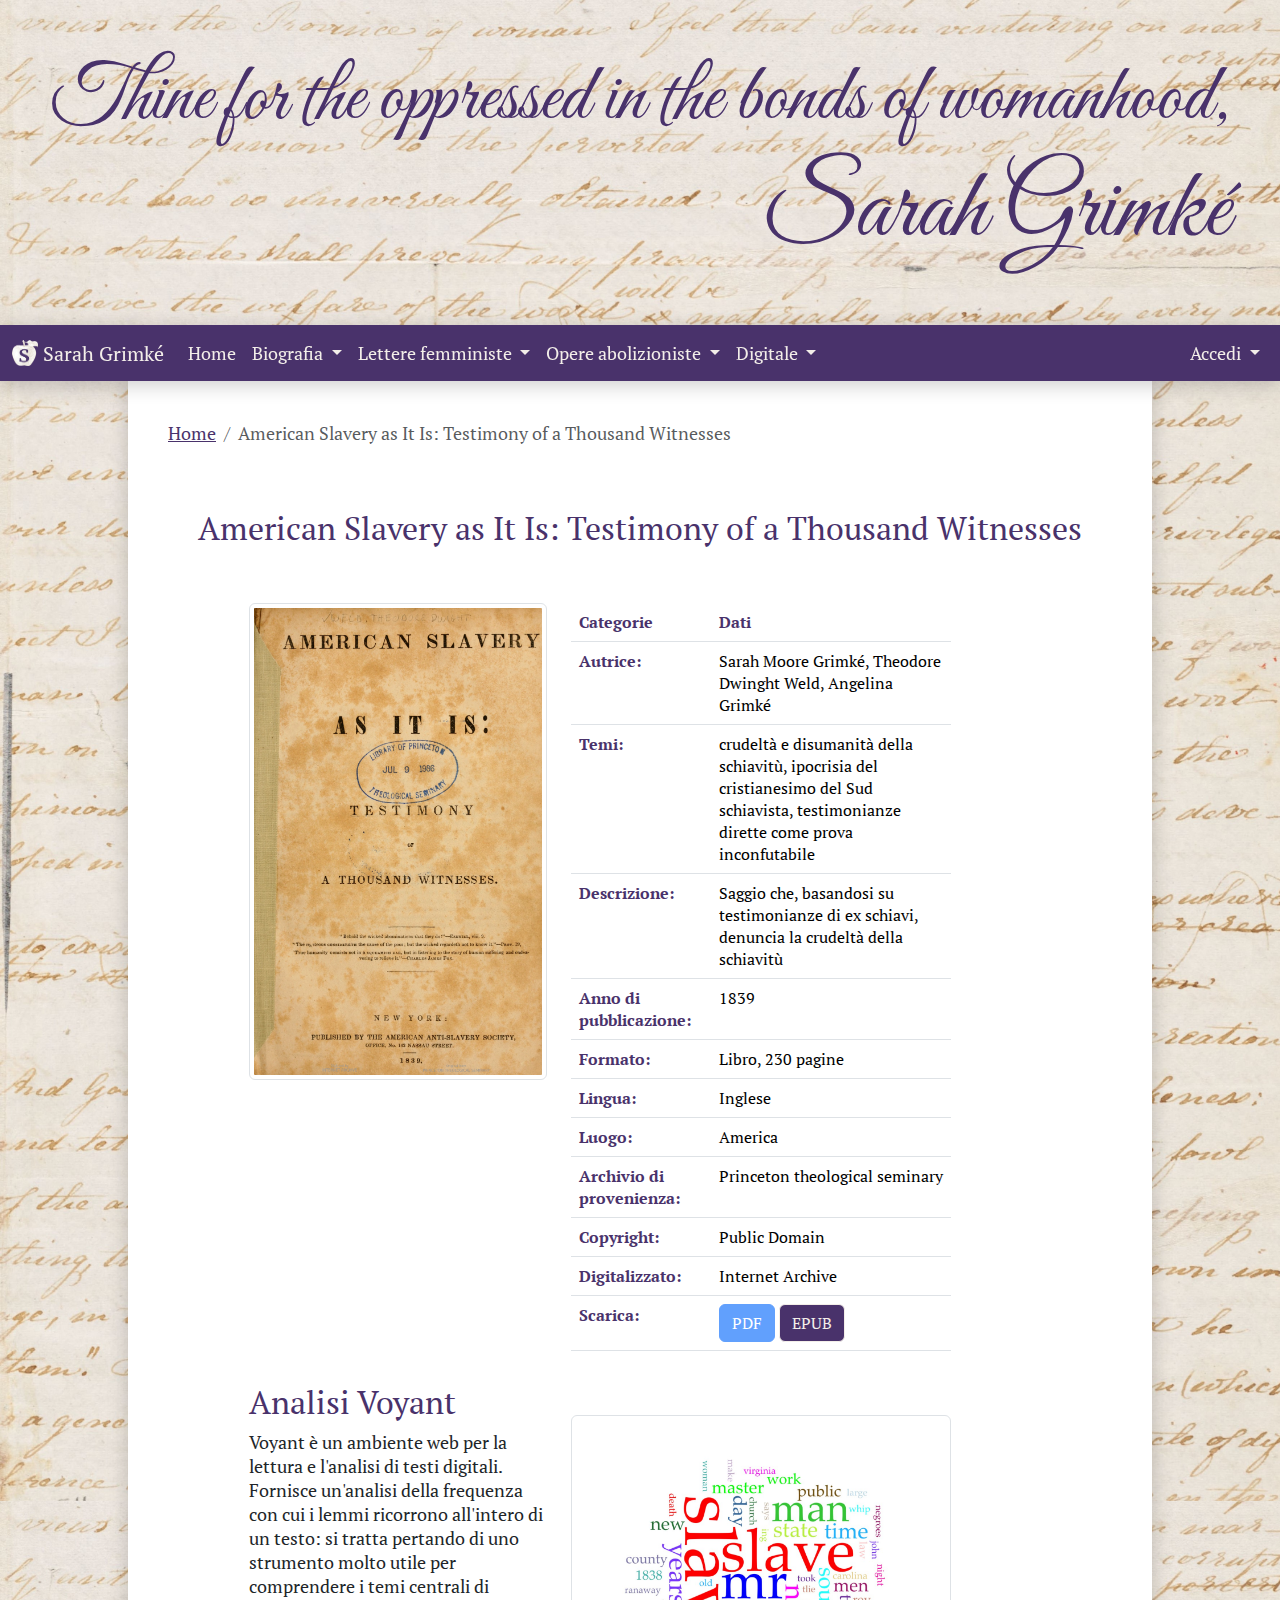
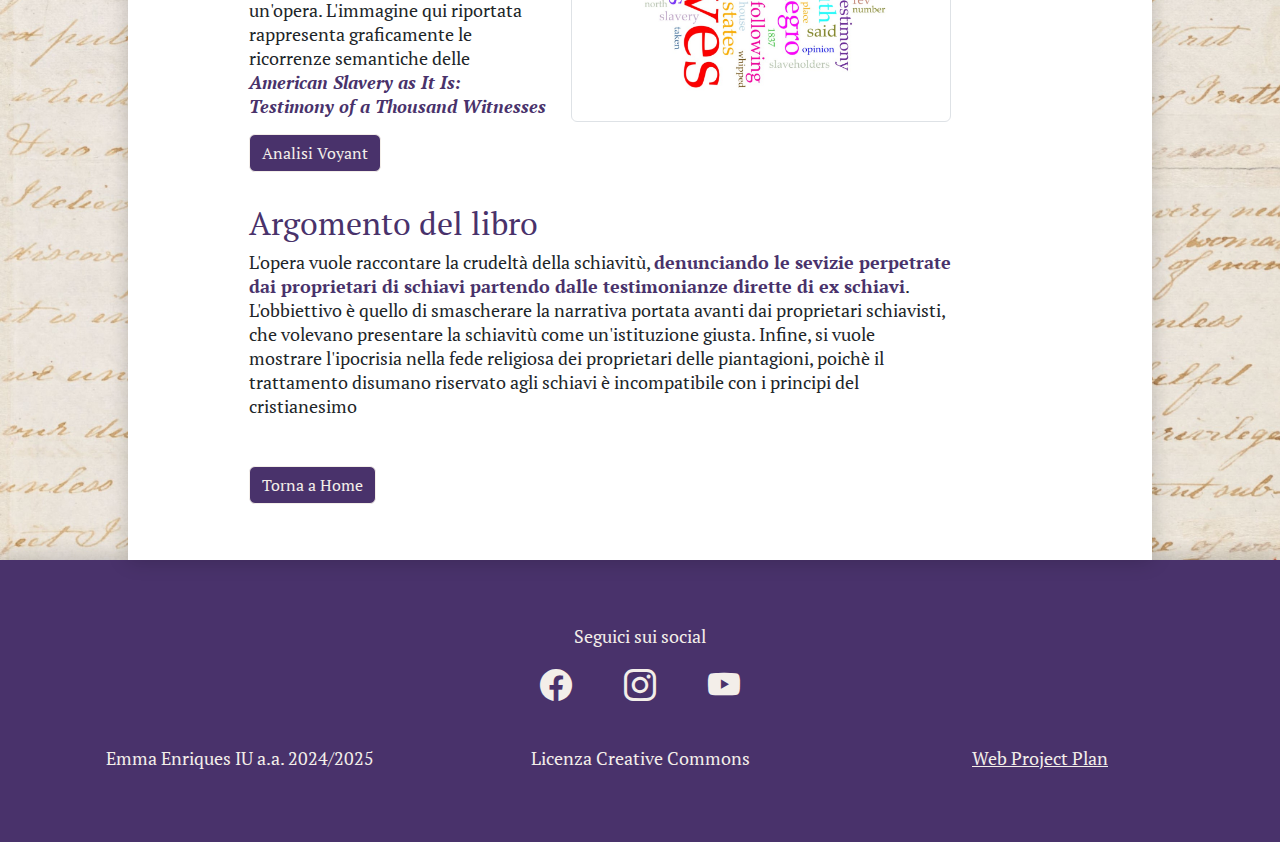
<file: slavery.html>
<!doctype html>
<html lang="it">
  <head>
    <meta charset="utf-8">
    <meta name="viewport" content="width=device-width, initial-scale=1">
    
    <!-- Font -->
    <link rel="preconnect" href="https://fonts.googleapis.com">
    <link rel="preconnect" href="https://fonts.gstatic.com" crossorigin>
    <link href="https://fonts.googleapis.com/css2?family=Great+Vibes&family=PT+Serif:ital,wght@0,400;0,700;1,400;1,700&display=swap" rel="stylesheet">
    <!-- Bootstrap css -->
    <link rel="stylesheet" href="bootstrap/css/bootstrap.min.css"/>
    
    <!-- CSS Custom -->
    <link rel="stylesheet" type="text/css" href="css/costum.css"/>
    
    <!-- CSS icons Bootstrap -->
    <link rel="stylesheet" href="https://cdn.jsdelivr.net/npm/bootstrap-icons@1.11.3/font/bootstrap-icons.min.css">

    <!-- Bootstrap JavaScript -->
    <script src="bootstrap/js/bootstrap.bundle.min.js"></script>



    <!-- favicon -->
    <link rel="apple-touch-icon" sizes="180x180" href="favicon2/apple-touch-icon.png">
    <link rel="icon" type="image/png" sizes="32x32" href="favicon2/favicon-32x32.png">
    <link rel="icon" type="image/png" sizes="16x16" href="favicon2/favicon-16x16.png">
    <link rel="manifest" href="favicon2/site.webmanifest">



    <!-- Descrizione DublinCore -->
    <META name="DC.Title" content="Progetto Sarah Grimké"/>
    <META name="DC.Creator" content="Emma Enriques"/>
    <META name="DC.Subject" content="Sarah Grimké, biografia e opere"/>
    <META name="DC.Description" content="Un catalogo delle Lettere sull’uguaglianza dei sessi, con pagine di approfodimento relatice all'autrice ed al altre sue opere"/>
    <META name="DC.Publisher" content="Github Pages"/>
    <META name="DC.Date" content="07/03/2025"/>
    <META name="DC.Type" content="Catalogo web"/>
    <META name="DC.Format" content="Sito web"/>
    <META name="DC.Language" content="It"/>
    
    <!-- Sezione del Titolo -->
    <title>Slavery</title>
    
  </head>
  <body>
      <!-- Testata del sito-->
    <header>
     <h2 class="text-end costum-h2">Thine for the oppressed in the bonds of womanhood,</h2>
     <h1 class="text-end costum-h1">Sarah Grimké</h1>
    </header>
      
  

    <!-- Navigazione Principale -->
    <nav class="navbar navbar-expand-lg bg-primary sticky-top costum-navbar"> <!--per colore navbar-->
      <div class="container-fluid">
        <a class="navbar-brand" href="index.html">
          <img src="jpg/Soggetto.png" alt="Logo" width="26" height="26" class="d-inline-block align-text-top">
          Sarah Grimké
        </a>
        <button class="navbar-toggler" type="button" data-bs-toggle="collapse" data-bs-target="#navbarSupportedContent" aria-controls="navbarSupportedContent" aria-expanded="false" aria-label="Toggle navigation">
          <span class="navbar-toggler-icon"></span>
        </button>
        <div class="collapse navbar-collapse" id="navbarSupportedContent">
          <ul class="navbar-nav me-auto mb-2 mb-lg-0">
            <li class="nav-item">
              <a class="nav-link" aria-current="page" href="index.html">Home</a>
            </li>
             
            <li class="nav-item dropdown costum-dropdown"> <!--per colore dropdown-->
              <a class="nav-link dropdown-toggle" href="#" role="button" data-bs-toggle="dropdown" aria-expanded="false">
                Biografia
              </a>
              <ul class="dropdown-menu">
                <li><a class="dropdown-item" href="biografia.html">Mappa</a></li>
                <li><hr class="dropdown-divider"></li>
                <li><a class="dropdown-item" href="#">Infanzia nella piantagione</a></li>
                <li><hr class="dropdown-divider"></li>
                <li><a class="dropdown-item" href="biografia.html">Chiesa quacchera</a></li>
                <li><hr class="dropdown-divider"></li>
                <li><a class="dropdown-item" href="#">Attivismo politico</a></li>
                <li><hr class="dropdown-divider"></li>
                <li><a class="dropdown-item" href="#">Vecchiaia</a></li>
              </ul>
            </li>

            <li class="nav-item dropdown costum-dropdown"> <!--per colore dropdown-->
              <a class="nav-link dropdown-toggle" href="#" role="button" data-bs-toggle="dropdown" aria-expanded="false">
                Lettere femministe
              </a>
              <ul class="dropdown-menu">
                <li><a class="dropdown-item" href="introduzione_lettere.html">Introduzione all'opera</a></li>
                <li><hr class="dropdown-divider"></li>
                <li><a class="dropdown-item" href="catalogo.html">Catalogo</a></li>
                <li><hr class="dropdown-divider"></li>
                <li><a class="dropdown-item" href="temi.html">Temi</a></li>
              </ul>
            </li>

            <li class="nav-item dropdown costum-dropdown"> <!--per colore dropdown-->
              <a class="nav-link dropdown-toggle" href="#" role="button" data-bs-toggle="dropdown" aria-expanded="false">
                Opere abolizioniste
              </a>
              <ul class="dropdown-menu">
                <li><a class="dropdown-item" href="clergy.html">Clergy of the Southern States</a></li>
                <li><hr class="dropdown-divider"></li>
                <li><a class="dropdown-item active" href="slavery.html">American Slavery as It Is</a></li>
              </ul>
            </li>


            <li class="nav-item dropdown costum-dropdown"> <!--per colore dropdown-->
            <a class="nav-link dropdown-toggle" href="#" role="button" data-bs-toggle="dropdown" aria-expanded="false">
              Digitale
            </a>
            <ul class="dropdown-menu">
              <li><a class="dropdown-item" href="#">Video</a></li>
              <li><hr class="dropdown-divider"></li>
              <li><a class="dropdown-item" href="#">Audio</a></li>
              <li><hr class="dropdown-divider"></li>
              <li><a class="dropdown-item" href="#">Link ad articoli universitari</a></li>
              <li><hr class="dropdown-divider"></li>
              <li><a class="dropdown-item" href="#">Pdf libri di approfondimento</a></li>
            </ul>
            </li>
          </ul>
          <!-- per spostare accedi a destra-->
          <ul class="navbar-nav ms-auto mb-2 mb-lg-0">
            <li class="nav-item dropdown costum-dropdown"> <!--per colore dropdown-->
              <a class="nav-link dropdown-toggle" href="#" role="button" data-bs-toggle="dropdown" aria-expanded="false">
                Accedi
              </a>
              <ul class="dropdown-menu">
                <li><a class="dropdown-item" href="#">Studente</a></li>
                <li><hr class="dropdown-divider"></li>
                <li><a class="dropdown-item" href="#">Insegnate</a></li>
              </ul>
            </li>
          </ul>  
        </li> 
        </div>
      </div>
    </nav>
    
    <main>  
      <!-- per creare la sezione centrale e centrarla nella pagina -->
      <nav class="centrare">
        <div class="contenitore">

          <!-- Breadcrumbs -->
          <nav aria-label="breadcrumb">
            <ol class="breadcrumb">
              <li class="breadcrumb-item"><a href="index.html" class="link-main">Home</a></li>
              <li class="breadcrumb-item active" aria-current="page">American Slavery as It Is: Testimony of a Thousand Witnesses</li>
            </ol>
          </nav>


          <h2 class="text-center py-5">American Slavery as It Is: Testimony of a Thousand Witnesses</h2>

          <div class="row">
            <div class="col-md-1"></div>
            <div class="col-md-4">
              <img src="jpg/slavery.jpg" class="img-thumbnail img-fluid mx-auto d-block" alt="Copertina del libro">
            </div>
            <div class="col-md-5">
                
              <!-- tabella con la catalogazione del capitolo -->  
              <table class="table">
                <thead>
                  <tr>
                    <th class="tabella-title" scope="col">Categorie</th>
                    <th class="tabella-title" scope="col">Dati</th>
                  </tr>
                </thead>
                <tbody>
                  <tr>
                    <th class="tabella-title" scope="row">Autrice:</th>
                    <td class="tabella">
                      <creator xml:id="Autrice">
                      Sarah Moore Grimké, Theodore Dwinght Weld, Angelina Grimké
                      </creator>
                    </td>
                  </tr>
                   <tr>
                    <th class="tabella-title" scope="row">Temi:</th>
                    <td class="tabella" colspan="4">
                      <subject xml:id="Temi trattati">
                        crudeltà e disumanità della schiavitù, ipocrisia del cristianesimo del Sud schiavista, testimonianze dirette come prova inconfutabile
                      </subject>
                    </td>
                  </tr>
                  <tr>
                    <th class="tabella-title" scope="row">Descrizione:</th>
                    <td class="tabella" colspan="3">
                      <description  xml:id="Descrizione del contenuto">
                        Saggio che, basandosi su testimonianze di ex schiavi, denuncia la crudeltà della schiavitù
                      </description >
                    </td>
                  </tr>
                  <tr>
                    <th class="tabella-title" scope="row">Anno di pubblicazione:</th>
                    <td class="tabella"> 
                      <date xml:id="Data">1839</date>
                    </td>
                  </tr>
                  <tr>
                    <th class="tabella-title" scope="row">Formato:</th>
                    <td class="tabella" colspan="2">
                      <format xml:id="Formato">
                        Libro, 230 pagine
                      </format>
                    </td>
                  </tr>
                  <tr>
                    <th class="tabella-title" scope="row">Lingua:</th>
                    <td class="tabella" colspan="2">
                      <language  xml:id="Lingua">
                        Inglese
                      </language >
                    </td>
                  </tr>
                  <tr>
                    <th class="tabella-title" scope="row">Luogo:</th>
                    <td class="tabella" colspan="2">
                      <coverage xml:id="Luogo">
                        America
                      </coverage>
                    </td>
                  </tr>
                  <tr>
                    <th class="tabella-title" scope="row">Archivio di provenienza:</th>
                    <td class="tabella" colspan="5">
                      <source xml:id="Archivio di provenzia">
                        Princeton theological seminary
                      </source>
                    </td>
                  </tr>
                  <tr>
                    <th class="tabella-title" scope="row">Copyright:</th>
                    <td class="tabella" colspan="6">
                      <right xml:id="Informazioni sul copyright">
                        Public Domain
                      </right>
                    </td>
                  </tr>
                  <tr>
                    <th class="tabella-title" scope="row">Digitalizzato:</th>
                    <td class="tabella" colspan="7">
                      <contributor xml:id="Da quale ente è stato digitalizzato">
                        Internet Archive
                      </contributor>
                    </td>
                  </tr>
                  <tr>
                    <th class="tabella-title" scope="row">Scarica:</th>
                    <td class="tabella" colspan="7">
                      <a href="#" download="#" class="btn btn-primary disabled" title="scarica il pdf dell'opera" aria-disabled="true">PDF</a>
                      <a href="epub/americanslavery.epub" download="epub/letters.epub" class="btn btn-primary" title="scarica l'epub dell'opera">EPUB</a>
                    </td>
                  </tr>

                </tbody>
              </table>

            </div>
          </div>

          <div class="row">
            <div class="col-md-1"></div>
            <div class="col-md-4 py-3">  
              <h2>Analisi Voyant</h2>
              <p>Voyant è un ambiente web per la lettura e l'analisi di testi digitali. Fornisce un'analisi della frequenza con cui i lemmi ricorrono all'intero di un testo: si tratta pertando di uno strumento molto utile per comprendere i temi centrali di un'opera. L'immagine qui riportata rappresenta graficamente le ricorrenze semantiche delle <cite><strong>American Slavery as It Is: Testimony of a Thousand Witnesses</strong></cite></p>
              <a href="https://voyant-tools.org/?corpus=97e6701a84b13526e8ae553c7eba28ae" class="btn btn-primary" title="analisi Voyant delle Letters">Analisi Voyant</a>
            </div>
            <div class="col-md-5 py-5">
              <img src="jpg/parole_slavery.jpg" class="img-thumbnail img-fluid mx-auto d-block" alt="Grafico Voyant">
            </div>
          </div>

          <div class="row">
            <div class="col-md-1"></div>
            <div class="col-md-9 py-3">  
              <h2>Argomento del libro</h2>
              <p>L'opera vuole raccontare la crudeltà della schiavitù, <strong>denunciando le sevizie perpetrate dai proprietari di schiavi partendo dalle testimonianze dirette di ex schiavi</strong>. L'obbiettivo è quello di smascherare la narrativa portata avanti dai proprietari schiavisti, che volevano presentare la schiavitù come un'istituzione giusta. Infine, si vuole mostrare l'ipocrisia nella fede religiosa dei proprietari delle piantagioni, poichè il trattamento disumano riservato agli schiavi è incompatibile con i principi del cristianesimo</p>

              
            </div>
          </div>


          
          <div class="row">
            <div class="col-md-1"></div>
            <div class="col-md-9 py-3">  
              <a href="index.html" class="btn btn-primary" title="visita il catalogo">Torna a Home</a>
            </div>
          </div>


          


        </div>
      </nav>

          

     
    </main>
    <footer>
      <!--social-->
      <section class="container-fluid">
        <div class="text-center py-4">
            <p>Seguici sui social</p>
            <a href="#" class="link-footer" title="Vai alla pagina facebook"><i class="bi bi-facebook"></i></a>
            <a href="#" class="link-footer" title="Vai alla pagina istagram"><i class="bi bi-instagram"></i></i></a>
            <a href="#" class="link-footer" title="Vai al canale youtube"><i class="bi bi-youtube"></i></a>
        </div>
        <!-- informazioni documento -->
        <div class="row">
          <div class="col-md-4 py-3">
              <p class="text-center">Emma Enriques IU a.a. 2024&#47;2025</p>
          </div>
          <div class="col-md-4 py-3">
              <p class="text-center">Licenza Creative Commons</p>
          </div>
          <div class="col-md-4 py-3">
              <p class="text-center"><a href="project.html" class="link-footer" title="Vai al web project plan">Web Project Plan</a><p>
          </div>      
        </div>
      </section>
    </footer>
  </body>
</html>
</file>
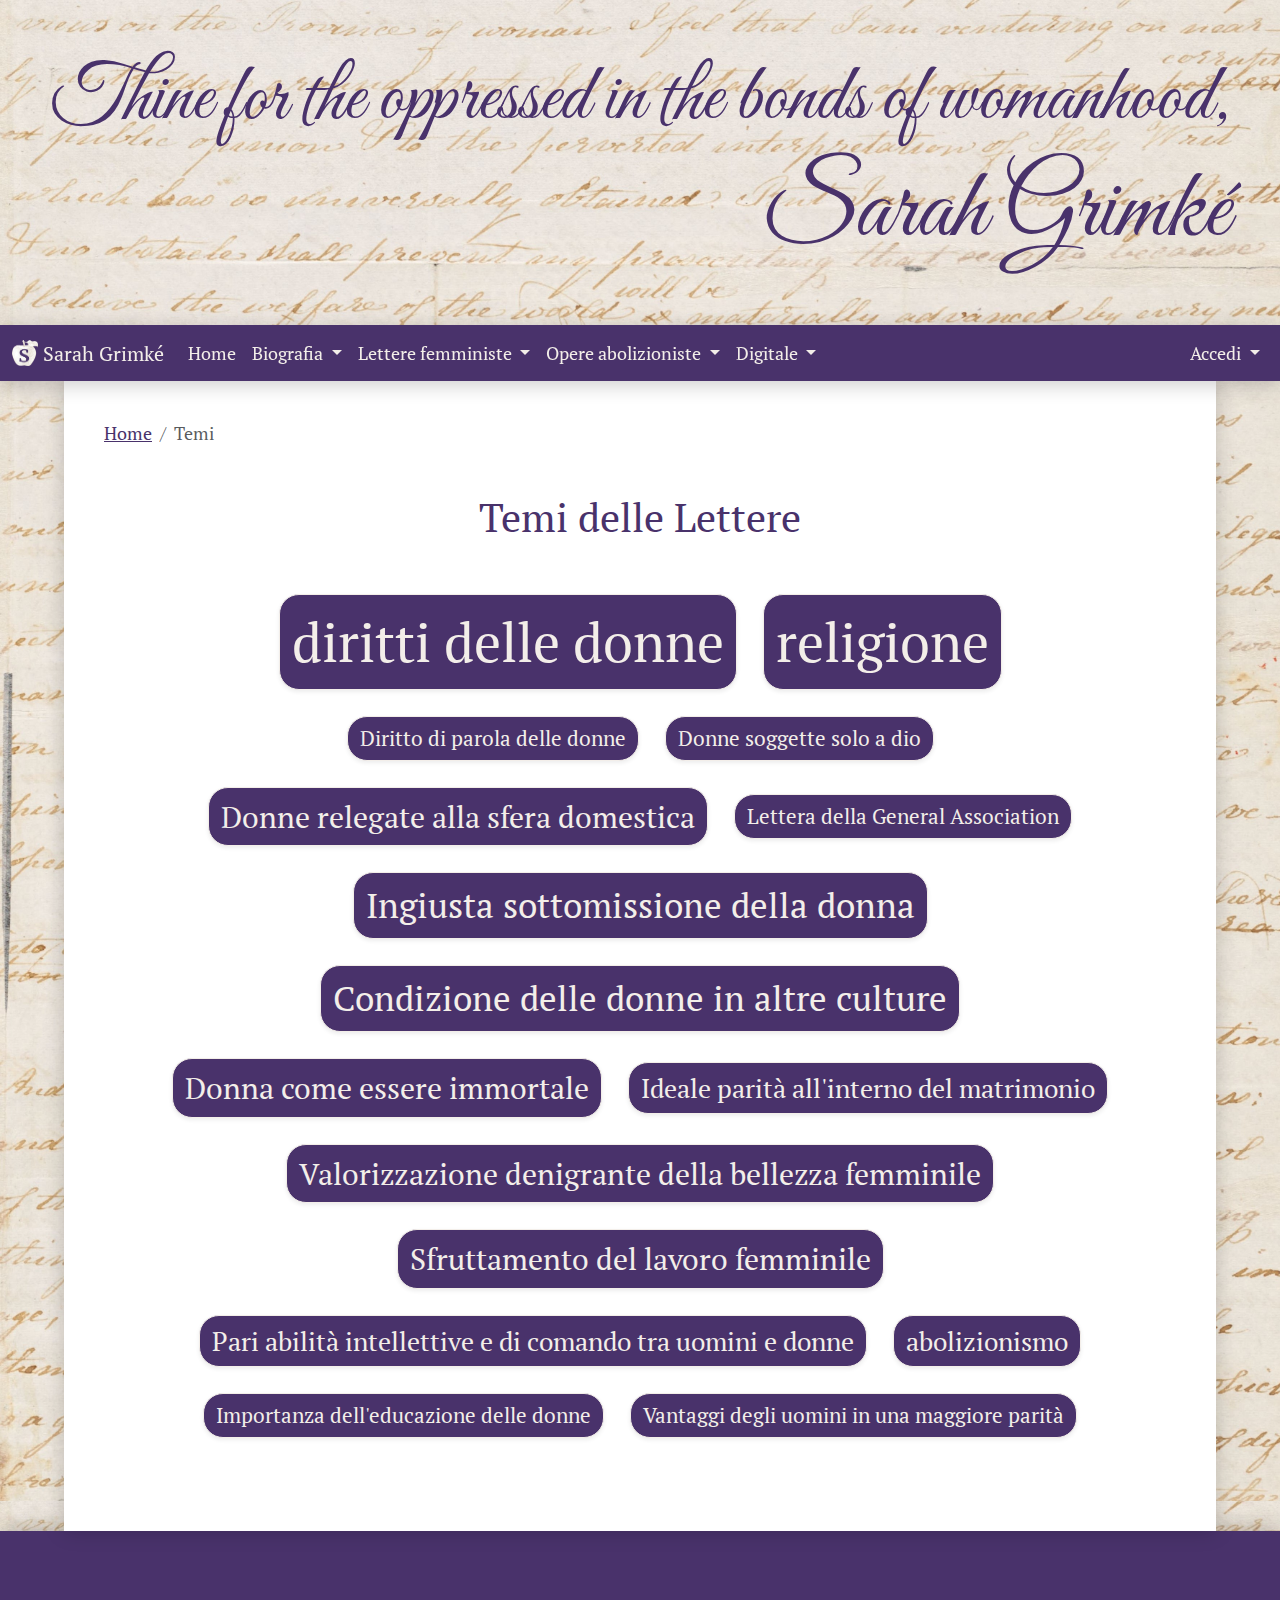
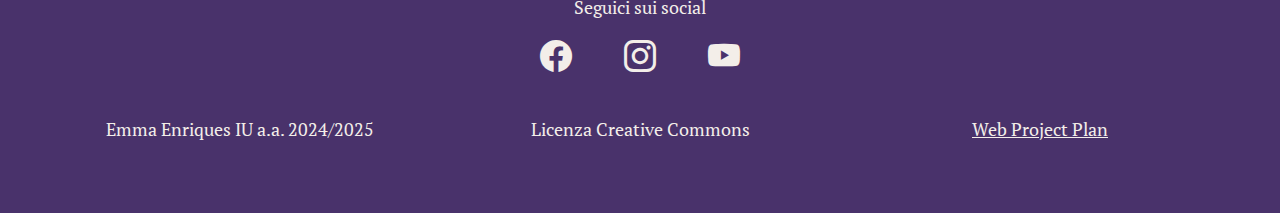
<file: temi.html>
<!DOCTYPE html>
    <html lang="it">
        <head>
            <meta charset="utf-8">
            <meta name="viewport" content="width=device-width, initial-scale=1">
            
            <!-- Font -->
            <link rel="preconnect" href="https://fonts.googleapis.com">
            <link rel="preconnect" href="https://fonts.gstatic.com" crossorigin>
            <link href="https://fonts.googleapis.com/css2?family=Great+Vibes&family=PT+Serif:ital,wght@0,400;0,700;1,400;1,700&display=swap" rel="stylesheet">
            <!-- Bootstrap css -->
            <link rel="stylesheet" href="bootstrap/css/bootstrap.min.css"/>
            
            <!-- CSS Custom -->
            <link rel="stylesheet" type="text/css" href="css/costum.css"/>
            
            <!-- CSS icons Bootstrap -->
            <link rel="stylesheet" href="https://cdn.jsdelivr.net/npm/bootstrap-icons@1.11.3/font/bootstrap-icons.min.css">

            <!-- Bootstrap JavaScript -->
            <script src="bootstrap/js/bootstrap.bundle.min.js"></script>



            <!-- favicon -->
            <link rel="apple-touch-icon" sizes="180x180" href="favicon2/apple-touch-icon.png">
            <link rel="icon" type="image/png" sizes="32x32" href="favicon2/favicon-32x32.png">
            <link rel="icon" type="image/png" sizes="16x16" href="favicon2/favicon-16x16.png">
            <link rel="manifest" href="favicon2/site.webmanifest">



            <!-- Descrizione DublinCore -->
            <META name="DC.Title" content="Progetto Sarah Grimké"/>
            <META name="DC.Creator" content="Emma Enriques"/>
            <META name="DC.Subject" content="Sarah Grimké, biografia e opere"/>
            <META name="DC.Description" content="Un catalogo delle Lettere sull’uguaglianza dei sessi, con pagine di approfodimento relatice all'autrice ed al altre sue opere"/>
            <META name="DC.Publisher" content="Github Pages"/>
            <META name="DC.Date" content="07/03/2025"/>
            <META name="DC.Type" content="Catalogo web"/>
            <META name="DC.Format" content="Sito web"/>
            <META name="DC.Language" content="It"/>
            
            <!-- Sezione del Titolo -->
            <title>temi</title>
        
        </head>
        <body>
            <!-- Testata del sito-->
            <header>
             <h2 class="text-end costum-h2">Thine for the oppressed in the bonds of womanhood,</h2>
             <h1 class="text-end costum-h1">Sarah Grimké</h1>
            </header>
              
          

            <!-- Navigazione Principale -->
            <nav class="navbar navbar-expand-lg bg-primary sticky-top costum-navbar"> <!--per colore navbar-->
              <div class="container-fluid">
                <a class="navbar-brand" href="index.html">
                  <img src="jpg/Soggetto.png" alt="Logo" width="26" height="26" class="d-inline-block align-text-top">
                  Sarah Grimké
                </a>
                <button class="navbar-toggler" type="button" data-bs-toggle="collapse" data-bs-target="#navbarSupportedContent" aria-controls="navbarSupportedContent" aria-expanded="false" aria-label="Toggle navigation">
                  <span class="navbar-toggler-icon"></span>
                </button>
                <div class="collapse navbar-collapse" id="navbarSupportedContent">
                  <ul class="navbar-nav me-auto mb-2 mb-lg-0">
                    <li class="nav-item">
                      <a class="nav-link" aria-current="page" href="index.html">Home</a>
                    </li>
                     
                    <li class="nav-item dropdown costum-dropdown"> <!--per colore dropdown-->
                      <a class="nav-link dropdown-toggle" href="#" role="button" data-bs-toggle="dropdown" aria-expanded="false">
                        Biografia
                      </a>
                      <ul class="dropdown-menu">
                        <li><a class="dropdown-item" href="biografia.html">Mappa</a></li>
                        <li><hr class="dropdown-divider"></li>
                        <li><a class="dropdown-item" href="biografia.html">Infanzia nella piantagione</a></li>
                        <li><hr class="dropdown-divider"></li>
                        <li><a class="dropdown-item" href="biografia.html">Chiesa quacchera</a></li>
                        <li><hr class="dropdown-divider"></li>
                        <li><a class="dropdown-item" href="biografia.html">Attivismo politico</a></li>
                        <li><hr class="dropdown-divider"></li>
                        <li><a class="dropdown-item" href="biografia.html">Vecchiaia</a></li>
                      </ul>
                    </li>

                    <li class="nav-item dropdown costum-dropdown"> <!--per colore dropdown-->
                      <a class="nav-link dropdown-toggle" href="#" role="button" data-bs-toggle="dropdown" aria-expanded="false">
                        Lettere femministe
                      </a>
                      <ul class="dropdown-menu">
                        <li><a class="dropdown-item" href="introduzione_lettere.html">Introduzione all'opera</a></li>
                        <li><hr class="dropdown-divider"></li>
                        <li><a class="dropdown-item" href="catalogo.html">Catalogo</a></li>
                        <li><hr class="dropdown-divider"></li>
                        <li><a class="dropdown-item active" href="temi.html">Temi</a></li>
                      </ul>
                    </li>

                    <li class="nav-item dropdown costum-dropdown"> <!--per colore dropdown-->
                      <a class="nav-link dropdown-toggle" href="#" role="button" data-bs-toggle="dropdown" aria-expanded="false">
                        Opere abolizioniste
                      </a>
                      <ul class="dropdown-menu">
                        <li><a class="dropdown-item" href="clergy.html">Clergy of the Southern States</a></li>
                        <li><hr class="dropdown-divider"></li>
                        <li><a class="dropdown-item" href="slavery.html">American Slavery as It Is</a></li>
                      </ul>
                    </li>


                    <li class="nav-item dropdown costum-dropdown"> <!--per colore dropdown-->
                        <a class="nav-link dropdown-toggle" href="#" role="button" data-bs-toggle="dropdown" aria-expanded="false">
                          Digitale
                        </a>
                        <ul class="dropdown-menu">
                          <li><a class="dropdown-item" href="#">Video</a></li>
                          <li><hr class="dropdown-divider"></li>
                          <li><a class="dropdown-item" href="#">Audio</a></li>
                          <li><hr class="dropdown-divider"></li>
                          <li><a class="dropdown-item" href="#">Link ad articoli universitari</a></li>
                          <li><hr class="dropdown-divider"></li>
                          <li><a class="dropdown-item" href="#">Pdf libri di approfondimento</a></li>
                        </ul>
                    </li>
                  </ul>
                  <!-- per spostare accedi a destra-->
                  <ul class="navbar-nav ms-auto mb-2 mb-lg-0">
                    <li class="nav-item dropdown costum-dropdown"> <!--per colore dropdown-->
                      <a class="nav-link dropdown-toggle" href="#" role="button" data-bs-toggle="dropdown" aria-expanded="false">
                        Accedi
                      </a>
                      <ul class="dropdown-menu">
                        <li><a class="dropdown-item" href="#">Studente</a></li>
                        <li><hr class="dropdown-divider"></li>
                        <li><a class="dropdown-item" href="#">Insegnate</a></li>
                      </ul>
                    </li>
                  </ul>  
                </li> 
                </div>
              </div>
            </nav>


            

            
                
                <!-- per creare la sezione centrale e centrarla nella pagina -->
                <nav class="centrare">
                    <div class="contenitore2">

                        <!-- Breadcrumbs -->
                        <nav aria-label="breadcrumb">
                            <ol class="breadcrumb">
                              <li class="breadcrumb-item"><a href="index.html" class="link-main">Home</a></li>
                              <li class="breadcrumb-item active" aria-current="page">Temi</li>
                            </ol>
                        </nav>
                        

                        <div class="container text-center my-5">
                            <h1 class="mb-5">Temi delle Lettere</h1>
                            <div id="word-cloud" class="d-flex flex-wrap justify-content-center align-items-center gap-3"></div>
                        </div>

                    </div>
                </nav>
            </main>    
            <footer>
              <!--social-->
              <section class="container-fluid">
                <div class="text-center py-4">
                    <p>Seguici sui social</p>
                    <a href="#" class="link-footer" title="Vai alla pagina facebook"><i class="bi bi-facebook"></i></a>
                    <a href="#" class="link-footer" title="Vai alla pagina istagram"><i class="bi bi-instagram"></i></i></a>
                    <a href="#" class="link-footer" title="Vai al canale youtube"><i class="bi bi-youtube"></i></a>
                </div>
                <!-- informazioni documento -->
                <div class="row">
                  <div class="col-md-4 py-3">
                      <p class="text-center">Emma Enriques IU a.a. 2024&#47;2025</p>
                  </div>
                  <div class="col-md-4 py-3">
                      <p class="text-center">Licenza Creative Commons</p>
                  </div>
                  <div class="col-md-4 py-3">
                      <p class="text-center"><a href="project.html" class="link-footer" title="Vai al web project plan">Web Project Plan</a><p>
                  </div>      
                </div>
              </section>
            </footer>    
            
            <script src="js/data.js"></script><script src="js/wordcloud.js"></script>
        </body>
    </html>
</file>
<file: css/costum.css>
/*aspetti del body*/
body {
  font-family: "PT Serif", serif; Arial, sans-serif;
  font-size: 18px;
  margin: 0px;
  line-height: normal;
  background-image: url('../jpg/July_11th_1837.jpg'); /*immagine sfondo*/
  background-size: 100% auto; 
  background-position: top center; 
  background-repeat: repeat-y;
} 



@media screen and (max-width: 768px) {
  body {
    line-height: 1.5;
    word-spacing: 5px;
    font-size: 16px;
  }
}


/*colore testo*/
h1, h2, h3, h4, h5, h6, strong {
	color: #49326B
}

q {
	color: #D814EB; 
}

/*colore bottone consegna*/
.consegna {
	color: #F3EEE9 
}

/*colore tabella*/

.tabella-title {
	color: #49326B !important;
	font-size: 16px !important;

}

.tabella {
	font-size: 16px !important;
}


/*colore link*/
a:hover, a:active{
	color: #D814EB;
}

.link-main {
	color: #49326B
}

.link-footer {
	color: #F3EEE9 ;
}

/*Link pagine catalogo*/
.page-link{
	color: #49326B;
}
.page-link:hover, .page-link:active{
	color: #D814EB;
}

/* Header */
header {
	font-family: "Great Vibes", cursive; Arial, sans-serif;
	font-weight: 400;
	padding: 50px;
}

.costum-h2 {
	font-size: 80px;
  	margin: 0px;
  	line-height: normal;
}

.costum-h1 {
	font-size: 100px;
  	margin: 0px;
  	line-height: normal;
}


@media screen and (max-width: 768px) {
	header {
	padding: 20px;
	}

	.costum-h2 {
		font-size: 40px;
		margin: 0px;
		line-height: normal;
	}

	.costum-h1 {
		font-size: 60px;
	  	margin: 0px;
	  	line-height: normal;
	}
}



/*barra di navigazione*/

.costum-navbar {
	background-color: #49326B !important;
	box-shadow: 0 4px 20px rgba(0, 0, 0, 0.2); 
}

.costum-navbar .navbar-nav .nav-link {
	color: #F3EEE9 !important;
}

.costum-navbar .navbar-brand {
	color: #F3EEE9 !important;
}

.costum-dropdown .dropdown-menu{
	background-color: #F3EEE9!important;
}

.costum-dropdown .dropdown-item{
	color: #49326B !important;
}
.dropdown-item:hover, .dropdown-item:hover{
	background-color: #D814EB !important;
}

/* impostazioni sezione contenuto*/
.centrare {
	 width: 100%; 
	 display: flex; 
	 justify-content: center; /* Centra la sezione */ 
	 align-items: center;
}

.contenitore { 
	background-color: white; 	
	padding: 40px; 
	width: 80%;  
	min-height: 300px; 
	box-shadow: 0 0px 20px rgba(0, 0, 0, 0.2); 
	border-radius: 0px; 
	
}

.contenitore2 { 
	background-color: white; 	
	padding: 40px; 
	width: 90%;  
	min-height: 300px; 
	box-shadow: 0 0px 20px rgba(0, 0, 0, 0.2); 
	border-radius: 0px; 
	
}

/*footer*/
footer {
	background-color: #49326B;
	color: #F3EEE9;
	padding: 40px;
	box-shadow: 0 -4px 20px rgba(0, 0, 0, 0.2); 
}


/*immagini thumbnail*/

.img-thumbnail{
	max-height: 600px;
}

/*stile icons*/

.bi {
	padding: 1.5rem;
	font-size: 2rem;
}

.bi-person-circle {
	padding: 1rem;
	font-size: 1.5rem;
}

.carousel-control-next-icon, .carousel-control-prev-icon {
	background-color: #49326B;
	border-radius: 5px;
}

/*immagini web project plan*/
.piano{
	
	max-width: 70%
}


/* impostazioni word cloud*/

.word-cloud {
    display: flex;
    flex-wrap: wrap;
    justify-content: center;
    gap: 20px;
    padding: 50px;
    min-height: 400px;
    align-items: center;
}
   
.cloud-link {
    text-decoration: none;
    transition: transform 0.3s, color 0.3s;
    color: #49326B;
    
  }

.cloud-link:hover {   }




/*colore active navbar*/
.active {
	background-color: white !important;
}
</file>
